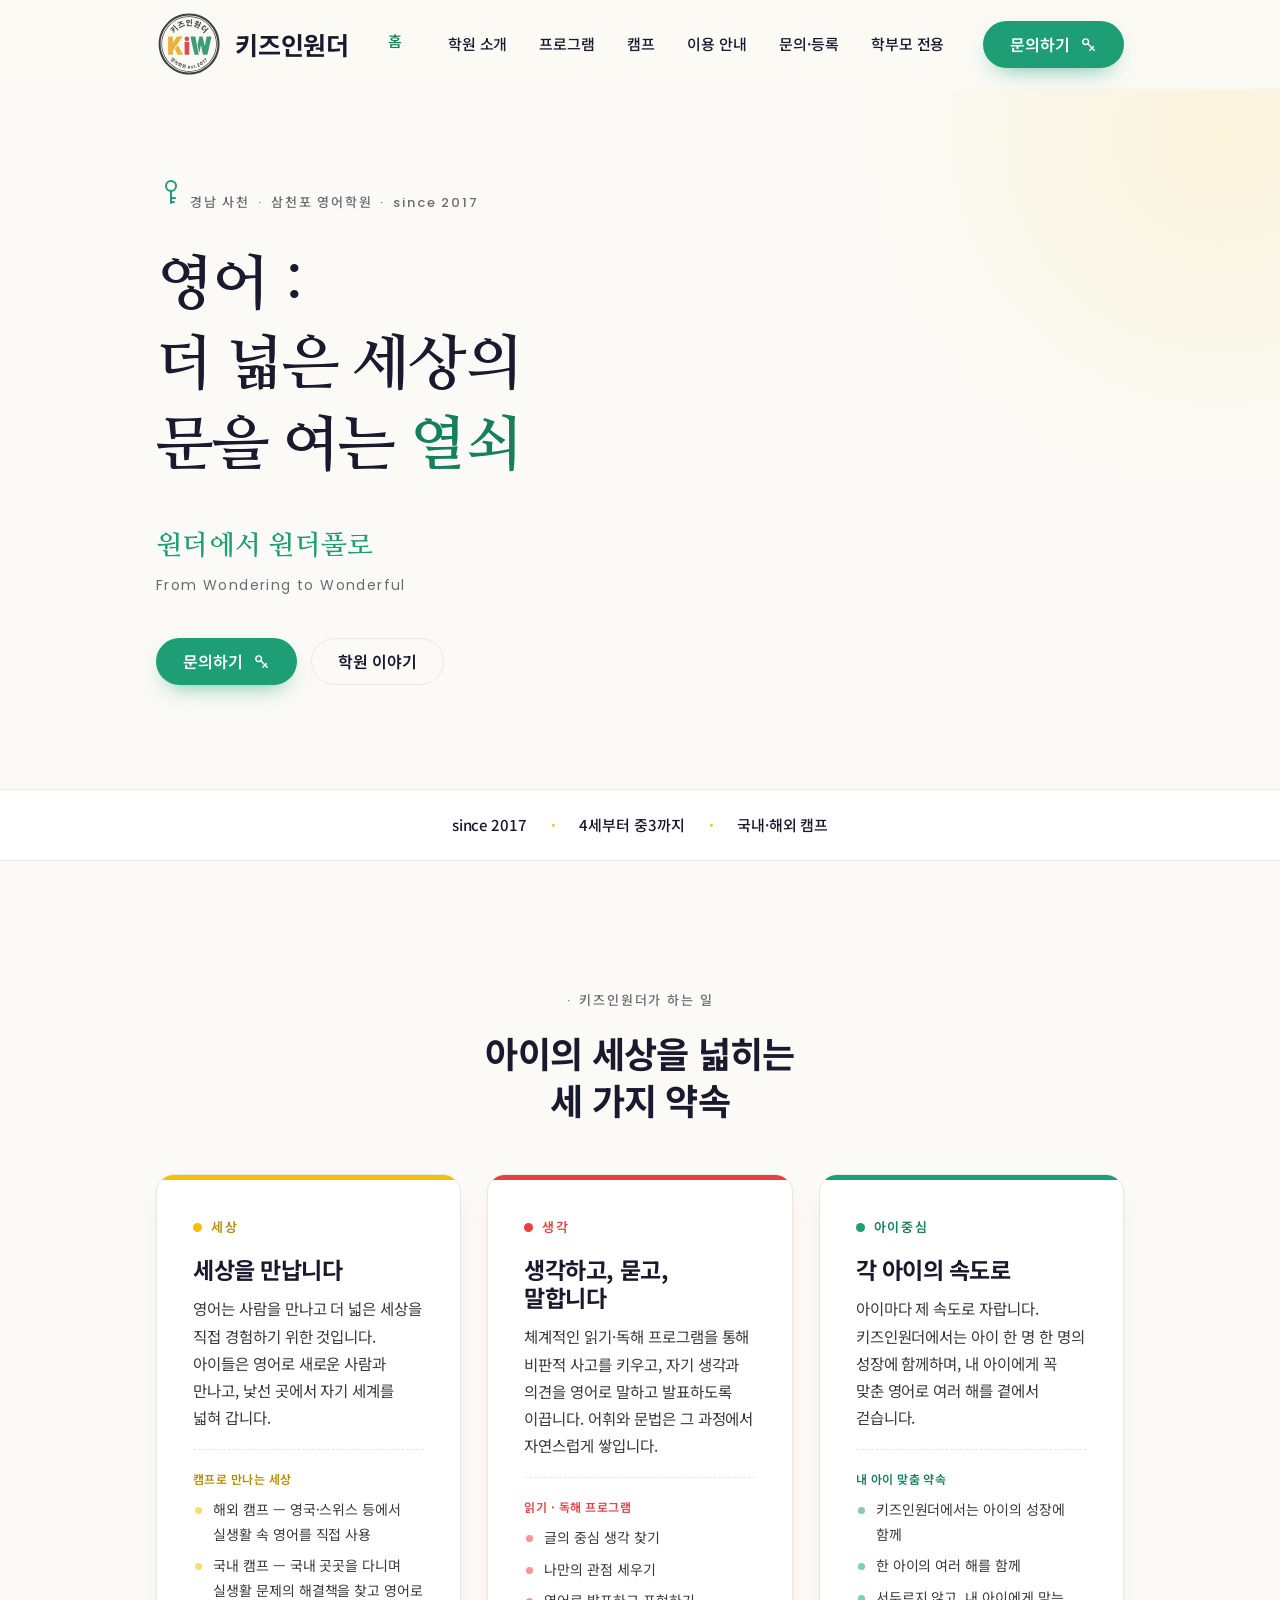
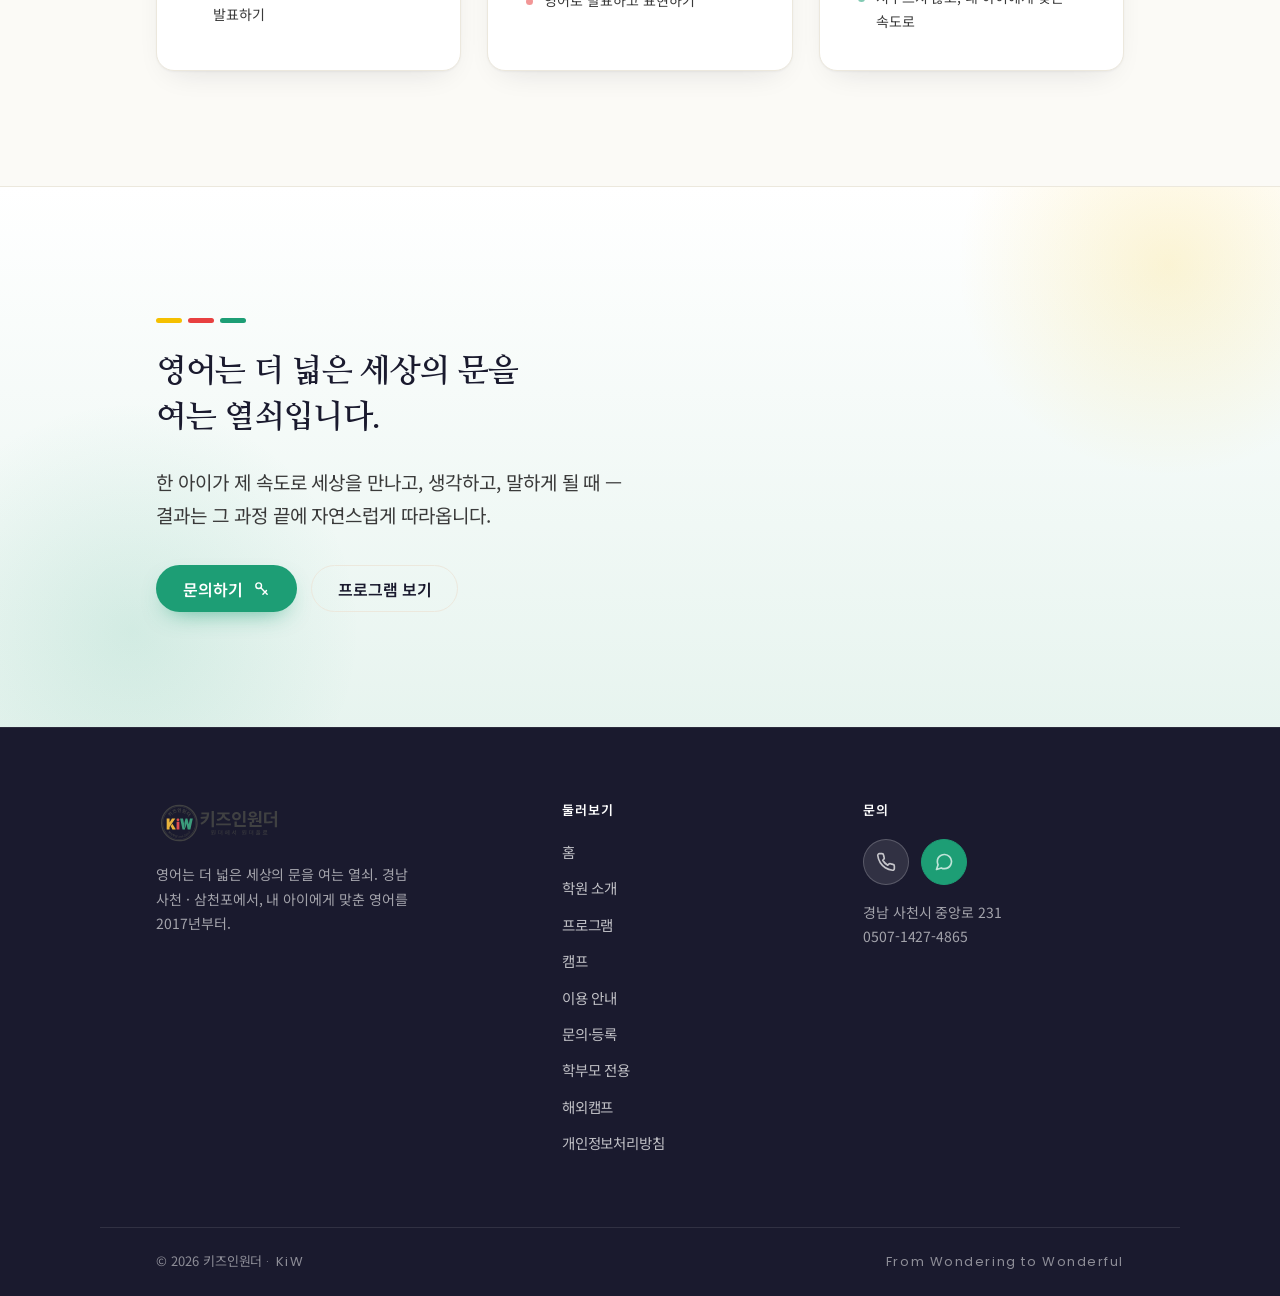
<file: index.html>
<!DOCTYPE html>
<html lang="ko">
<head>
<meta charset="UTF-8">
<meta name="viewport" content="width=device-width, initial-scale=1">
<title>키즈인원더 | 경남 사천·삼천포 영어학원 (since 2017)</title>
<meta name="description" content="영어는 더 넓은 세상의 문을 여는 열쇠. 경남 사천 삼천포의 영어학원 키즈인원더 — 2017년부터 아이마다 제 속도로, 세상을 만나는 영어를 가르칩니다.">
<meta property="og:title" content="키즈인원더 — 원더에서 원더풀로">
<meta property="og:description" content="영어는 더 넓은 세상의 문을 여는 열쇠. 경남 사천·삼천포 영어학원, 2017년부터.">
<meta property="og:type" content="website">
<meta property="og:locale" content="ko_KR">
<meta property="og:image" content="assets/logo-stacked.png">
<link rel="icon" type="image/svg+xml" href="assets/logo-badge.svg">
<link rel="apple-touch-icon" href="assets/logo-badge.png">
<link rel="preconnect" href="https://fonts.googleapis.com">
<link rel="preconnect" href="https://fonts.gstatic.com" crossorigin>
<link href="https://fonts.googleapis.com/css2?family=Noto+Sans+KR:wght@400;500;600;700&family=Nanum+Myeongjo:wght@700;800&family=Poppins:wght@400;500;600&display=swap" rel="stylesheet">
<link rel="stylesheet" href="css/styles.css?v=15">
</head>
<body>
<a class="skip-link" href="#main">본문 바로가기</a>

<!-- ============ HEADER ============ -->
<header class="site-header">
  <div class="wrap nav">
    <a class="brand" href="index.html" aria-label="키즈인원더 홈">
      <img src="assets/logo-badge.svg" alt="키즈인원더 로고" width="66" height="66">
      <span class="brand-text">
        <span class="ko">키즈인원더</span>

      </span>
    </a>
    <nav class="nav-links" aria-label="주요 메뉴">
      <a href="index.html" aria-current="page">홈</a>
      <a href="about.html">학원 소개</a>
      <a href="programs.html">프로그램</a>
      <a href="camp.html">캠프</a>
      <a href="policies.html">이용 안내</a>
      <a href="registration.html">문의·등록</a>
      <a href="parent.html">학부모 전용</a>
    </nav>
    <a class="btn btn-primary nav-cta" href="https://talk.naver.com/WC5WLE" target="_blank" rel="noopener">
      문의하기
      <svg class="key-ico" width="18" height="18" viewBox="0 0 24 24" fill="none" stroke="currentColor" stroke-width="2" stroke-linecap="round" stroke-linejoin="round" aria-hidden="true"><circle cx="8" cy="8" r="4"/><path d="M11 11l9 9"/><path d="M17 17l2-2"/><path d="M14 20l2-2"/></svg>
    </a>
    <button class="nav-toggle" aria-label="메뉴 열기" aria-expanded="false" aria-controls="mobile-menu">
      <span></span><span></span><span></span>
    </button>
  </div>
  <div class="mobile-menu" id="mobile-menu">
    <div>
      <nav aria-label="모바일 메뉴">
        <a href="index.html" aria-current="page">홈</a>
        <a href="about.html">학원 소개</a>
        <a href="programs.html">프로그램</a>
        <a href="camp.html">캠프</a>
        <a href="policies.html">이용 안내</a>
        <a href="registration.html">문의·등록</a>
        <a href="parent.html">학부모 전용</a>
        <a class="btn btn-primary" href="https://talk.naver.com/WC5WLE" target="_blank" rel="noopener">문의하기</a>
      </nav>
    </div>
  </div>
</header>

<main id="main">

  <!-- ============ HERO ============ -->
  <section class="hero">
    <div class="wrap">
      <div class="reveal-hero">
        <div class="keyhole">
          <svg width="30" height="30" viewBox="0 0 30 30" fill="none" aria-hidden="true">
            <g class="key-shape" stroke="#1D9E75" stroke-width="2" stroke-linecap="round" stroke-linejoin="round">
              <circle cx="15" cy="9" r="5"/>
              <path d="M15 14v12"/>
              <path d="M15 21h4"/>
              <path d="M15 25h3"/>
            </g>
          </svg>
        </div>
        <p class="eyebrow hero-eyebrow">경남 사천 <span class="dot">·</span> 삼천포 영어학원 <span class="dot">·</span> since 2017</p>
        <h1 class="belief">영어 :<br>더 넓은 세상의<br>문을 여는 <span class="key-word">열쇠</span></h1>
        <div class="hero-slogan">
          <span class="ko">원더에서 원더풀로</span>
          <span class="en">From Wondering to Wonderful</span>
        </div>
        <div class="hero-actions">
          <a class="btn btn-primary" href="https://talk.naver.com/WC5WLE" target="_blank" rel="noopener">
            문의하기
            <svg class="key-ico" width="18" height="18" viewBox="0 0 24 24" fill="none" stroke="currentColor" stroke-width="2" stroke-linecap="round" stroke-linejoin="round" aria-hidden="true"><circle cx="8" cy="8" r="4"/><path d="M11 11l9 9"/><path d="M17 17l2-2"/><path d="M14 20l2-2"/></svg>
          </a>
          <a class="btn btn-ghost" href="about.html">학원 이야기</a>
        </div>
      </div>
    </div>
  </section>

  <!-- ============ TRUST STRIP ============ -->
  <div class="trust">
    <div class="wrap">
      <ul>
        <li>since 2017</li>
        <li>4세부터 중3까지</li>
        <li>국내·해외 캠프</li>
      </ul>
    </div>
  </div>

  <!-- ============ THREE CONCEPTS ============ -->
  <section class="section">
    <div class="wrap">
      <div class="section-head center io">
        <p class="eyebrow"><span class="dot">·</span> 키즈인원더가 하는 일</p>
        <h2 class="h-section">아이의 세상을 넓히는<br>세 가지 약속</h2>
      </div>

      <div class="concepts">
        <!-- 1 · The world · gold -->
        <article class="concept c-gold io">
          <span class="ord"><span class="pip"></span>세상</span>
          <h3>세상을 만납니다</h3>
          <p>영어는 사람을 만나고 더 넓은 세상을 직접 경험하기 위한 것입니다. 아이들은 영어로 새로운 사람과 만나고, 낯선 곳에서 자기 세계를 넓혀 갑니다.</p>
          <div class="proof">
            <p class="label">캠프로 만나는 세상</p>
            <ul>
              <li>해외 캠프 — 영국·스위스 등에서 실생활 속 영어를 직접 사용</li>
              <li>국내 캠프 — 국내 곳곳을 다니며 실생활 문제의 해결책을 찾고 영어로 발표하기</li>
            </ul>
          </div>
        </article>

        <!-- 2 · The mind · red -->
        <article class="concept c-red io">
          <span class="ord"><span class="pip"></span>생각</span>
          <h3>생각하고, 묻고, 말합니다</h3>
          <p>체계적인 읽기·독해 프로그램을 통해 비판적 사고를 키우고, 자기 생각과 의견을 영어로 말하고 발표하도록 이끕니다. 어휘와 문법은 그 과정에서 자연스럽게 쌓입니다.</p>
          <div class="proof">
            <p class="label">읽기 · 독해 프로그램</p>
            <ul>
              <li>글의 중심 생각 찾기</li>
              <li>나만의 관점 세우기</li>
              <li>영어로 발표하고 표현하기</li>
            </ul>
          </div>
        </article>

        <!-- 3 · The child · teal -->
        <article class="concept c-teal io">
          <span class="ord"><span class="pip"></span>아이중심</span>
          <h3>각 아이의 속도로</h3>
          <p>아이마다 제 속도로 자랍니다. 키즈인원더에서는 아이 한 명 한 명의 성장에 함께하며, 내 아이에게 꼭 맞춘 영어로 여러 해를 곁에서 걷습니다.</p>
          <div class="proof">
            <p class="label">내 아이 맞춤 약속</p>
            <ul>
              <li>키즈인원더에서는 아이의 성장에 함께</li>
              <li>한 아이의 여러 해를 함께</li>
              <li>서두르지 않고, 내 아이에게 맞는 속도로</li>
            </ul>
          </div>
        </article>
      </div>
    </div>
  </section>

  <!-- ============ CLOSING ============ -->
  <section class="closing">
    <div class="wrap section">
      <div class="lead-block io">
        <div class="kiw-rule" aria-hidden="true"><span class="g"></span><span class="r"></span><span class="t"></span></div>
        <p class="display mt-s">영어는 더 넓은 세상의 문을 여는 열쇠입니다.</p>
        <p class="lede">한 아이가 제 속도로 세상을 만나고, 생각하고, 말하게 될 때 — 결과는 그 과정 끝에 자연스럽게 따라옵니다.</p>
        <div class="hero-actions">
          <a class="btn btn-primary" href="https://talk.naver.com/WC5WLE" target="_blank" rel="noopener">
            문의하기
            <svg class="key-ico" width="18" height="18" viewBox="0 0 24 24" fill="none" stroke="currentColor" stroke-width="2" stroke-linecap="round" stroke-linejoin="round" aria-hidden="true"><circle cx="8" cy="8" r="4"/><path d="M11 11l9 9"/><path d="M17 17l2-2"/><path d="M14 20l2-2"/></svg>
          </a>
          <a class="btn btn-ghost" href="programs.html">프로그램 보기</a>
        </div>
      </div>
    </div>
  </section>

</main>

<!-- ============ FOOTER ============ -->
<footer class="site-footer">
  <div class="wrap footer-grid">
    <div class="footer-brand">
      <img src="assets/logo-horizontal.svg" alt="키즈인원더 — 원더에서 원더풀로">
      <p>영어는 더 넓은 세상의 문을 여는 열쇠. 경남 사천 · 삼천포에서, 내 아이에게 맞춘 영어를 2017년부터.</p>
    </div>
    <div class="footer-col">
      <h4>둘러보기</h4>
      <ul>
        <li><a href="index.html">홈</a></li>
        <li><a href="about.html">학원 소개</a></li>
        <li><a href="programs.html">프로그램</a></li>
        <li><a href="camp.html">캠프</a></li>
        <li><a href="policies.html">이용 안내</a></li>
        <li><a href="registration.html">문의·등록</a></li>
        <li><a href="parent.html">학부모 전용</a></li>
        <li><a href="trips.html">해외캠프</a></li>
        <li><a href="privacy.html">개인정보처리방침</a></li>
      </ul>
    </div>
    <div class="footer-col">
      <h4>문의</h4>
      <div class="footer-icons">
        <a class="ficon" href="tel:0507-1427-4865" aria-label="전화 걸기 0507-1427-4865" title="전화 0507-1427-4865">
          <svg viewBox="0 0 24 24" fill="none" stroke="currentColor" stroke-width="2" stroke-linecap="round" stroke-linejoin="round" aria-hidden="true"><path d="M22 16.92v3a2 2 0 0 1-2.18 2 19.79 19.79 0 0 1-8.63-3.07 19.5 19.5 0 0 1-6-6 19.79 19.79 0 0 1-3.07-8.67A2 2 0 0 1 4.11 2h3a2 2 0 0 1 2 1.72c.13.96.36 1.9.7 2.81a2 2 0 0 1-.45 2.11L8.09 9.91a16 16 0 0 0 6 6l1.27-1.27a2 2 0 0 1 2.11-.45c.91.34 1.85.57 2.81.7A2 2 0 0 1 22 16.92z"/></svg>
        </a>
        <a class="ficon talk" href="https://talk.naver.com/WC5WLE" target="_blank" rel="noopener" aria-label="네이버 톡톡 문의" title="네이버 톡톡 문의">
          <svg viewBox="0 0 24 24" fill="none" stroke="currentColor" stroke-width="2" stroke-linecap="round" stroke-linejoin="round" aria-hidden="true"><path d="M21 11.5a8.38 8.38 0 0 1-.9 3.8 8.5 8.5 0 0 1-7.6 4.7 8.38 8.38 0 0 1-3.8-.9L3 21l1.9-5.7a8.38 8.38 0 0 1-.9-3.8 8.5 8.5 0 0 1 4.7-7.6 8.38 8.38 0 0 1 3.8-.9h.5a8.48 8.48 0 0 1 8 8v.5z"/></svg>
        </a>
      </div>
      <p class="footer-addr">경남 사천시 중앙로 231<br>0507-1427-4865</p>
    </div>
  </div>
  <div class="wrap footer-bottom">
    <p>© <span data-year>2026</span> 키즈인원더 <span class="en">· KiW</span></p>
    <p class="en">From Wondering to Wonderful</p>
  </div>
</footer>

<script src="js/main.js"></script>
</body>
</html>
</file>
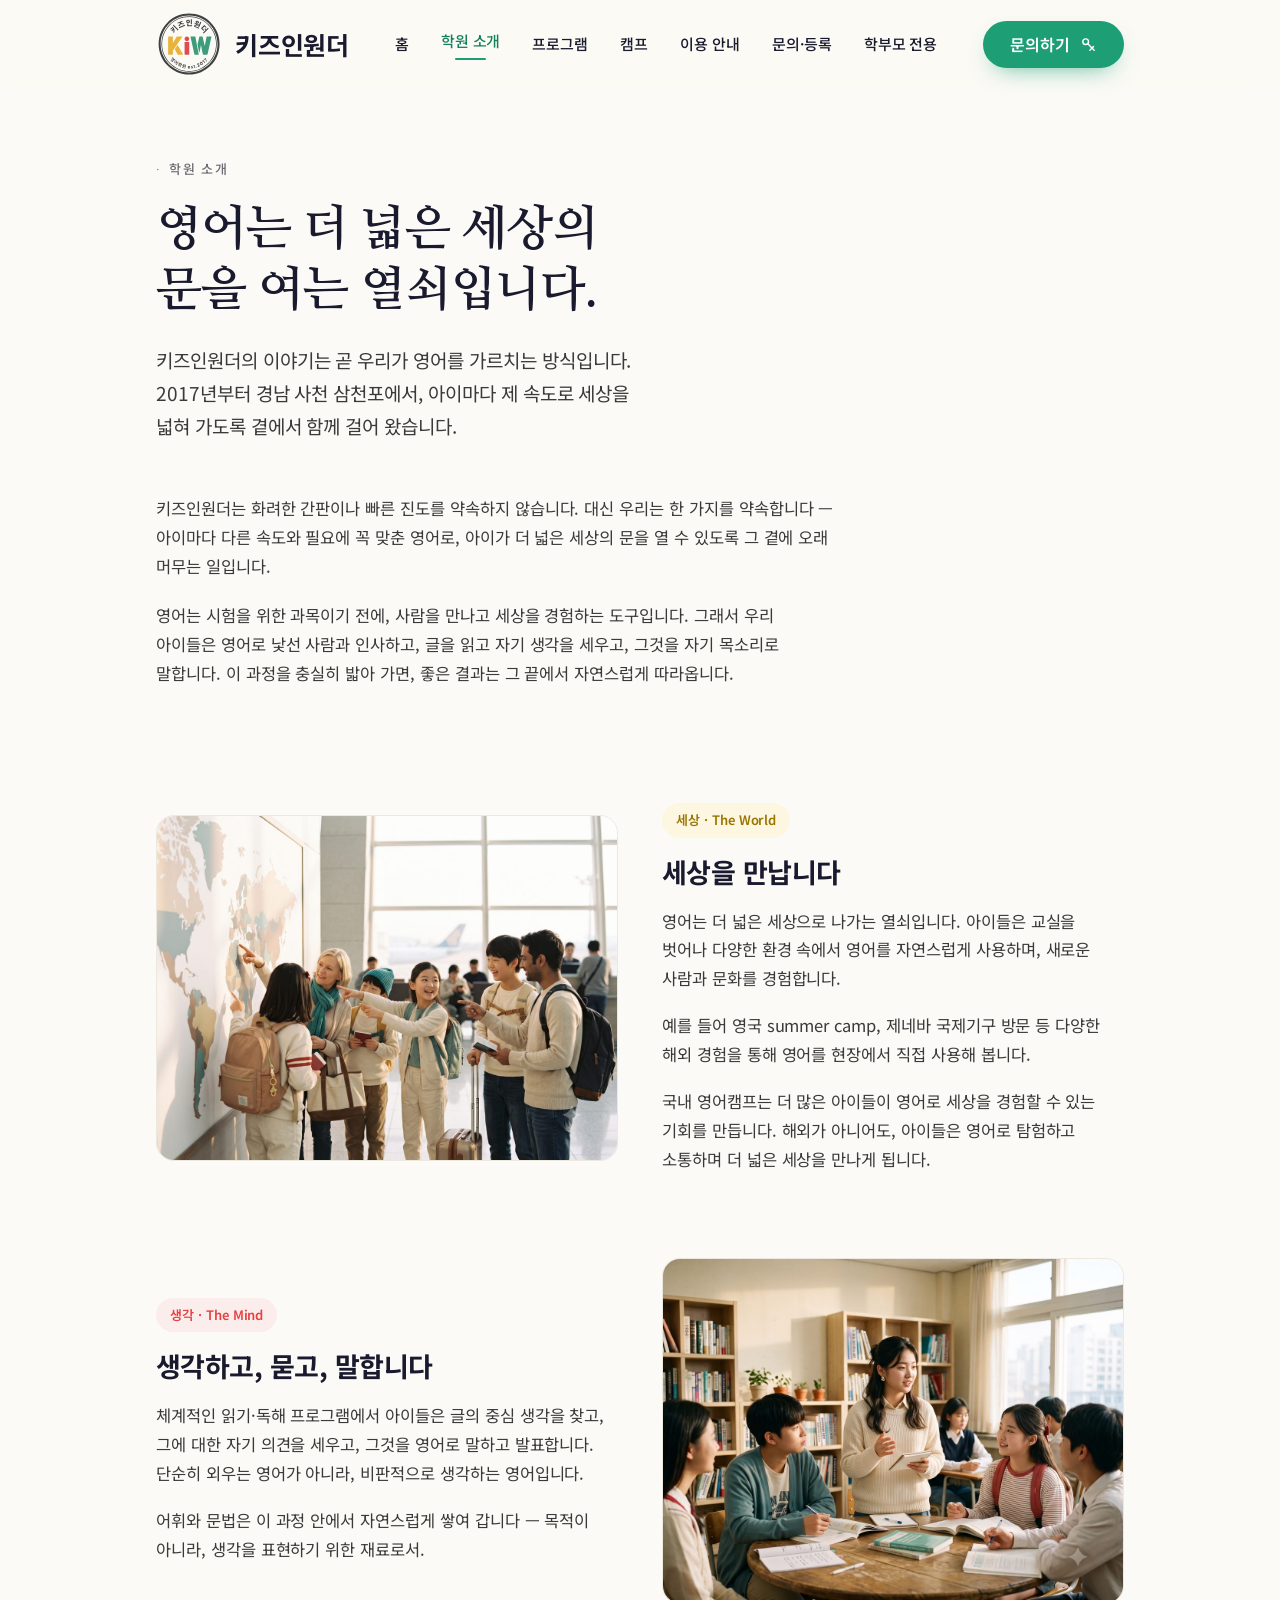
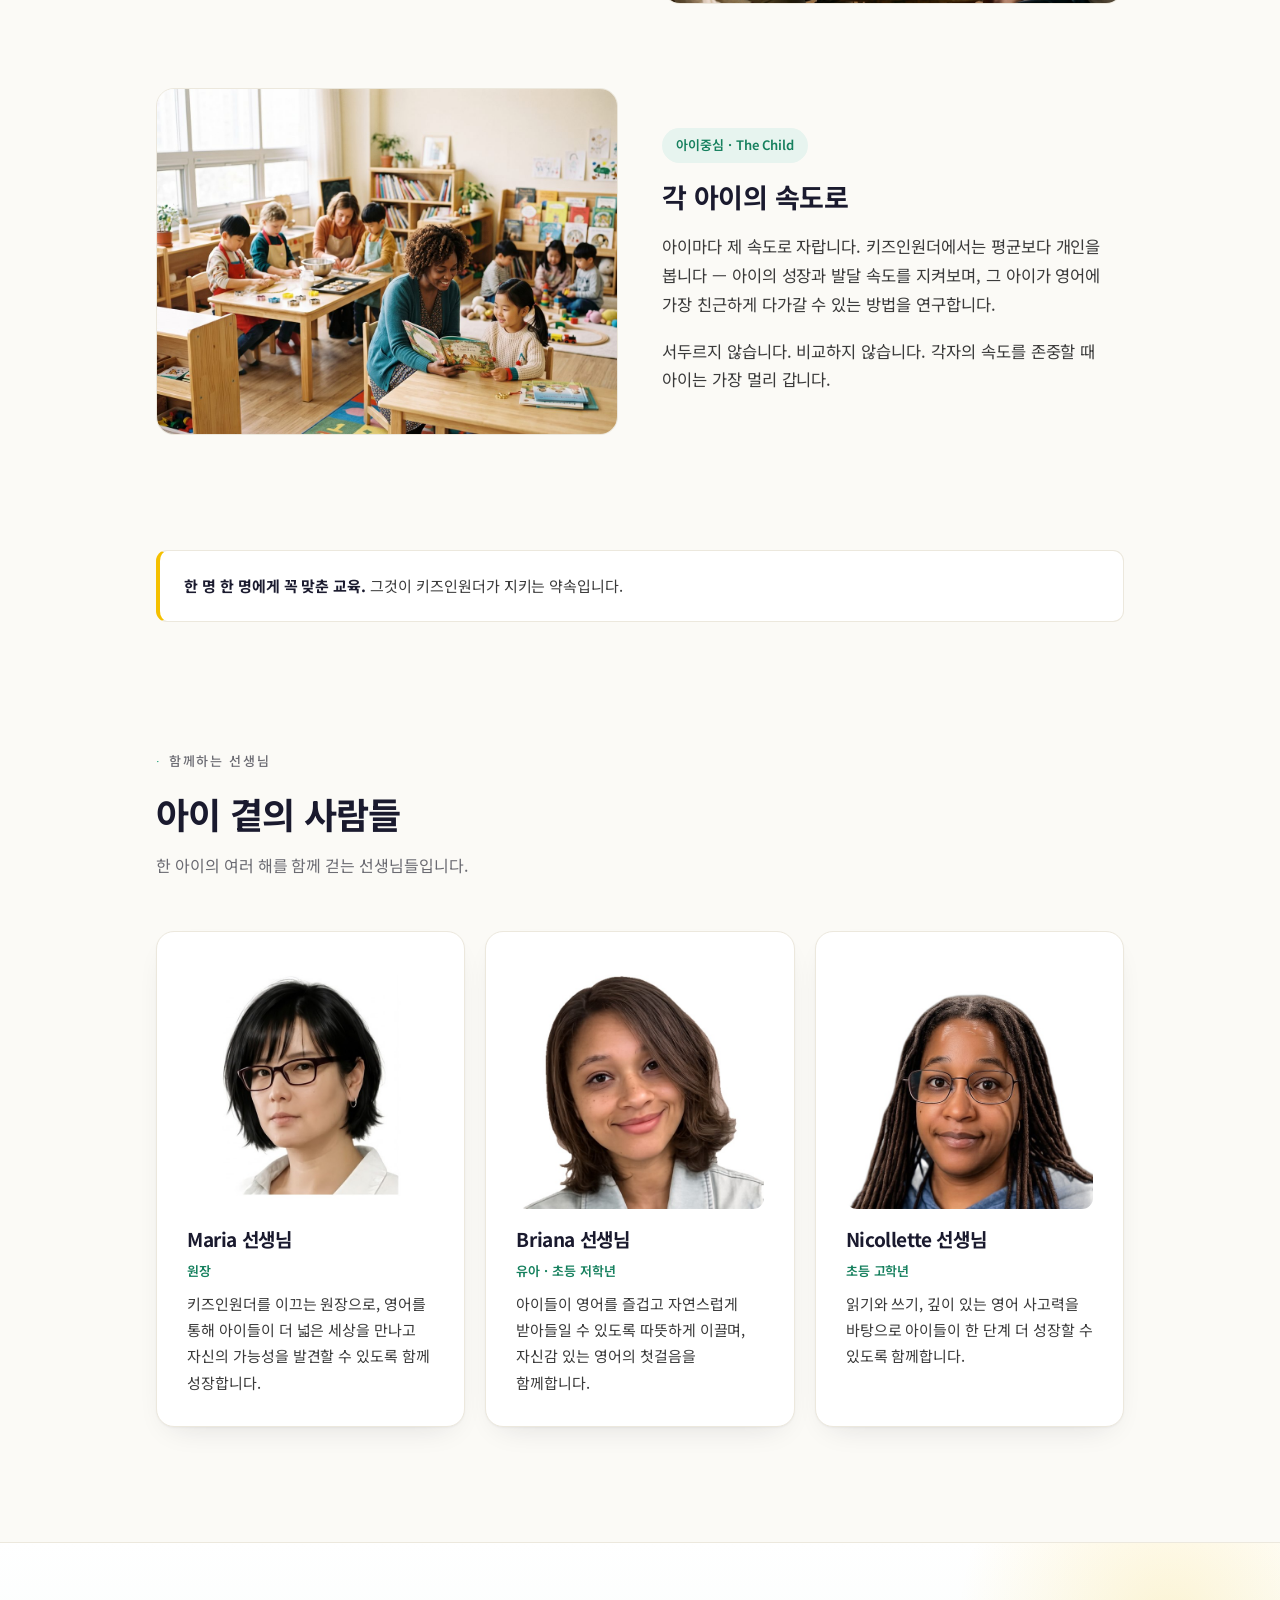
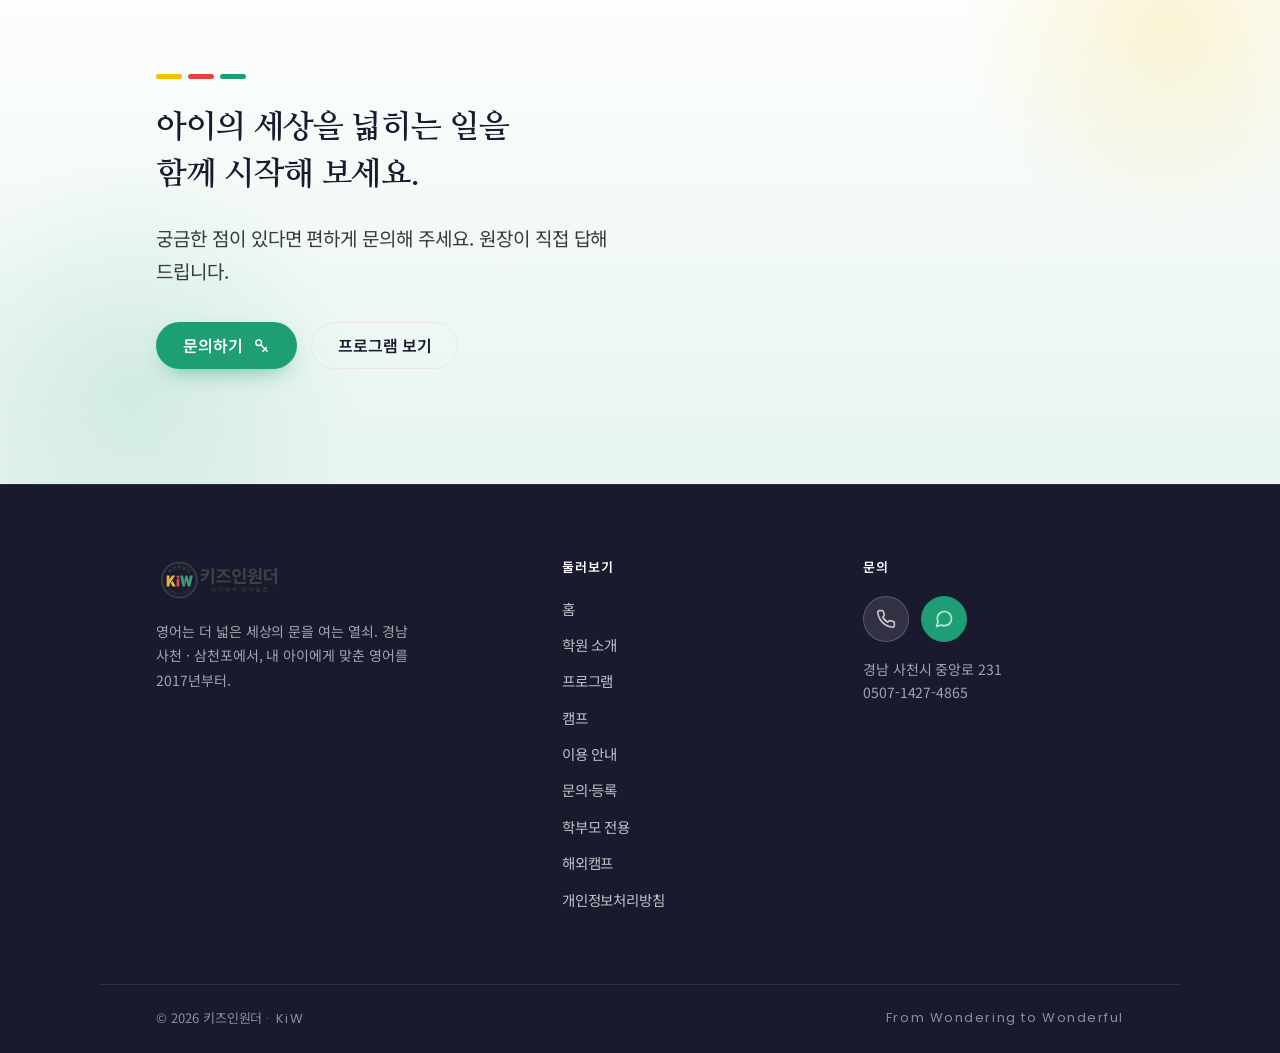
<file: about.html>
<!DOCTYPE html>
<html lang="ko">
<head>
<meta charset="UTF-8">
<meta name="viewport" content="width=device-width, initial-scale=1">
<title>학원 소개 | 키즈인원더</title>
<meta name="description" content="키즈인원더는 2017년부터 경남 사천 삼천포에서 내 아이에게 꼭 맞춘 영어를 가르쳐 온 영어학원입니다. 아이마다 제 속도로, 원장이 모든 아이를 직접 압니다.">
<meta property="og:title" content="학원 소개 | 키즈인원더">
<meta property="og:description" content="영어는 더 넓은 세상의 문을 여는 열쇠. 2017년부터, 아이 곁에서.">
<meta property="og:type" content="website">
<meta property="og:locale" content="ko_KR">
<meta property="og:image" content="assets/logo-stacked.png">
<link rel="icon" type="image/svg+xml" href="assets/logo-badge.svg">
<link rel="apple-touch-icon" href="assets/logo-badge.png">
<link rel="preconnect" href="https://fonts.googleapis.com">
<link rel="preconnect" href="https://fonts.gstatic.com" crossorigin>
<link href="https://fonts.googleapis.com/css2?family=Noto+Sans+KR:wght@400;500;600;700&family=Nanum+Myeongjo:wght@700;800&family=Poppins:wght@400;500;600&display=swap" rel="stylesheet">
<link rel="stylesheet" href="css/styles.css?v=15">
</head>
<body>
<a class="skip-link" href="#main">본문 바로가기</a>

<header class="site-header">
  <div class="wrap nav">
    <a class="brand" href="index.html" aria-label="키즈인원더 홈">
      <img src="assets/logo-badge.svg" alt="키즈인원더 로고" width="66" height="66">
      <span class="brand-text"><span class="ko">키즈인원더</span></span>
    </a>
    <nav class="nav-links" aria-label="주요 메뉴">
      <a href="index.html">홈</a>
      <a href="about.html" aria-current="page">학원 소개</a>
      <a href="programs.html">프로그램</a>
      <a href="camp.html">캠프</a>
      <a href="policies.html">이용 안내</a>
      <a href="registration.html">문의·등록</a>
      <a href="parent.html">학부모 전용</a>
    </nav>
    <a class="btn btn-primary nav-cta" href="https://talk.naver.com/WC5WLE" target="_blank" rel="noopener">
      문의하기
      <svg class="key-ico" width="18" height="18" viewBox="0 0 24 24" fill="none" stroke="currentColor" stroke-width="2" stroke-linecap="round" stroke-linejoin="round" aria-hidden="true"><circle cx="8" cy="8" r="4"/><path d="M11 11l9 9"/><path d="M17 17l2-2"/><path d="M14 20l2-2"/></svg>
    </a>
    <button class="nav-toggle" aria-label="메뉴 열기" aria-expanded="false" aria-controls="mobile-menu"><span></span><span></span><span></span></button>
  </div>
  <div class="mobile-menu" id="mobile-menu"><div>
    <nav aria-label="모바일 메뉴">
      <a href="index.html">홈</a>
      <a href="about.html" aria-current="page">학원 소개</a>
      <a href="programs.html">프로그램</a>
      <a href="camp.html">캠프</a>
      <a href="policies.html">이용 안내</a>
      <a href="registration.html">문의·등록</a>
      <a href="parent.html">학부모 전용</a>
      <a class="btn btn-primary" href="https://talk.naver.com/WC5WLE" target="_blank" rel="noopener">문의하기</a>
    </nav>
  </div></div>
</header>

<main id="main">

  <!-- PAGE HERO -->
  <section class="page-hero">
    <div class="wrap">
      <p class="eyebrow io"><span class="dot">·</span> 학원 소개</p>
      <h1 class="io">영어는 더 넓은 세상의<br>문을 여는 열쇠입니다.</h1>
      <p class="lede io">키즈인원더의 이야기는 곧 우리가 영어를 가르치는 방식입니다. 2017년부터 경남 사천 삼천포에서, 아이마다 제 속도로 세상을 넓혀 가도록 곁에서 함께 걸어 왔습니다.</p>
    </div>
  </section>

  <!-- STORY -->
  <section class="section" style="padding-top:0">
    <div class="wrap">
      <div class="lead-block body-prose io">
        <p>키즈인원더는 화려한 간판이나 빠른 진도를 약속하지 않습니다. 대신 우리는 한 가지를 약속합니다 — 아이마다 다른 속도와 필요에 꼭 맞춘 영어로, 아이가 더 넓은 세상의 문을 열 수 있도록 그 곁에 오래 머무는 일입니다.</p>
        <p>영어는 시험을 위한 과목이기 전에, 사람을 만나고 세상을 경험하는 도구입니다. 그래서 우리 아이들은 영어로 낯선 사람과 인사하고, 글을 읽고 자기 생각을 세우고, 그것을 자기 목소리로 말합니다. 이 과정을 충실히 밟아 가면, 좋은 결과는 그 끝에서 자연스럽게 따라옵니다.</p>
      </div>
    </div>
  </section>

  <!-- THREE CONCEPTS EXPANDED -->
  <section class="section" style="padding-top:0">
    <div class="wrap">

      <div class="feature io">
        <div class="feature-media"><img src="assets/about-world.jpg" alt="세상을 만나는 아이들 — 더 넓은 세상을 향해" width="1200" height="900" loading="lazy"></div>
        <div>
          <span class="pill g">세상 · The World</span>
          <h3 class="mt-s">세상을 만납니다</h3>
          <div class="body-prose mt-s">
            <p>영어는 더 넓은 세상으로 나가는 열쇠입니다. 아이들은 교실을 벗어나 다양한 환경 속에서 영어를 자연스럽게 사용하며, 새로운 사람과 문화를 경험합니다.</p>
            <p>예를 들어 영국 summer camp, 제네바 국제기구 방문 등 다양한 해외 경험을 통해 영어를 현장에서 직접 사용해 봅니다.</p>
            <p>국내 영어캠프는 더 많은 아이들이 영어로 세상을 경험할 수 있는 기회를 만듭니다. 해외가 아니어도, 아이들은 영어로 탐험하고 소통하며 더 넓은 세상을 만나게 됩니다.</p>
          </div>
        </div>
      </div>

      <div class="feature flip io">
        <div class="feature-media"><img src="assets/about-reading.jpg" alt="읽고, 생각하고, 말하기 — 함께 토론하고 발표하는 아이들" width="1200" height="900" loading="lazy"></div>
        <div>
          <span class="pill r">생각 · The Mind</span>
          <h3 class="mt-s">생각하고, 묻고, 말합니다</h3>
          <div class="body-prose mt-s">
            <p>체계적인 읽기·독해 프로그램에서 아이들은 글의 중심 생각을 찾고, 그에 대한 자기 의견을 세우고, 그것을 영어로 말하고 발표합니다. 단순히 외우는 영어가 아니라, 비판적으로 생각하는 영어입니다.</p>
            <p>어휘와 문법은 이 과정 안에서 자연스럽게 쌓여 갑니다 — 목적이 아니라, 생각을 표현하기 위한 재료로서.</p>
          </div>
        </div>
      </div>

      <div class="feature io">
        <div class="feature-media"><img src="assets/about-child.jpg" alt="각 아이의 속도로 — 선생님과 아이의 일대일 순간" width="1200" height="900" loading="lazy"></div>
        <div>
          <span class="pill">아이중심 · The Child</span>
          <h3 class="mt-s">각 아이의 속도로</h3>
          <div class="body-prose mt-s">
            <p>아이마다 제 속도로 자랍니다. 키즈인원더에서는 평균보다 개인을 봅니다 — 아이의 성장과 발달 속도를 지켜보며, 그 아이가 영어에 가장 친근하게 다가갈 수 있는 방법을 연구합니다.</p>
            <p>서두르지 않습니다. 비교하지 않습니다. 각자의 속도를 존중할 때 아이는 가장 멀리 갑니다.</p>
          </div>
        </div>
      </div>

    </div>
  </section>

  <!-- DIRECTOR / HANDS-ON -->
  <section class="section" style="padding-top:0">
    <div class="wrap">
      <div class="note io">
        <strong>한 명 한 명에게 꼭 맞춘 교육.</strong> 그것이 키즈인원더가 지키는 약속입니다.
      </div>
    </div>
  </section>

  <!-- TEACHERS -->
  <section class="section" style="padding-top:0">
    <div class="wrap">
      <div class="section-head io">
        <p class="eyebrow"><span class="dot">·</span> 함께하는 선생님</p>
        <h2 class="h-section">아이 곁의 사람들</h2>
        <p>한 아이의 여러 해를 함께 걷는 선생님들입니다.</p>
      </div>
      <div class="cards three">
        <article class="card io">
          <img class="teacher-photo" src="assets/teacher-maria.jpg" alt="Maria 원장 선생님" width="600" height="600">
          <h3>Maria 선생님</h3>
          <p class="role">원장</p>
          <p>키즈인원더를 이끄는 원장으로, 영어를 통해 아이들이 더 넓은 세상을 만나고 자신의 가능성을 발견할 수 있도록 함께 성장합니다.</p>
        </article>
        <article class="card io">
          <img class="teacher-photo" src="assets/teacher-briana.jpg" alt="Briana 선생님" width="600" height="600">
          <h3>Briana 선생님</h3>
          <p class="role">유아 · 초등 저학년</p>
          <p>아이들이 영어를 즐겁고 자연스럽게 받아들일 수 있도록 따뜻하게 이끌며, 자신감 있는 영어의 첫걸음을 함께합니다.</p>
        </article>
        <article class="card io">
          <img class="teacher-photo" src="assets/teacher-nicollette.jpg" alt="Nicollette 선생님" width="600" height="600">
          <h3>Nicollette 선생님</h3>
          <p class="role">초등 고학년</p>
          <p>읽기와 쓰기, 깊이 있는 영어 사고력을 바탕으로 아이들이 한 단계 더 성장할 수 있도록 함께합니다.</p>
        </article>
      </div>
    </div>
  </section>

  <!-- CLOSING -->
  <section class="closing">
    <div class="wrap section">
      <div class="lead-block io">
        <div class="kiw-rule" aria-hidden="true"><span class="g"></span><span class="r"></span><span class="t"></span></div>
        <p class="display mt-s">아이의 세상을 넓히는 일을<br>함께 시작해 보세요.</p>
        <p class="lede">궁금한 점이 있다면 편하게 문의해 주세요. 원장이 직접 답해 드립니다.</p>
        <div class="hero-actions">
          <a class="btn btn-primary" href="https://talk.naver.com/WC5WLE" target="_blank" rel="noopener">
            문의하기
            <svg class="key-ico" width="18" height="18" viewBox="0 0 24 24" fill="none" stroke="currentColor" stroke-width="2" stroke-linecap="round" stroke-linejoin="round" aria-hidden="true"><circle cx="8" cy="8" r="4"/><path d="M11 11l9 9"/><path d="M17 17l2-2"/><path d="M14 20l2-2"/></svg>
          </a>
          <a class="btn btn-ghost" href="programs.html">프로그램 보기</a>
        </div>
      </div>
    </div>
  </section>

</main>

<footer class="site-footer">
  <div class="wrap footer-grid">
    <div class="footer-brand">
      <img src="assets/logo-horizontal.svg" alt="키즈인원더 — 원더에서 원더풀로">
      <p>영어는 더 넓은 세상의 문을 여는 열쇠. 경남 사천 · 삼천포에서, 내 아이에게 맞춘 영어를 2017년부터.</p>
    </div>
    <div class="footer-col">
      <h4>둘러보기</h4>
      <ul>
        <li><a href="index.html">홈</a></li>
        <li><a href="about.html">학원 소개</a></li>
        <li><a href="programs.html">프로그램</a></li>
        <li><a href="camp.html">캠프</a></li>
        <li><a href="policies.html">이용 안내</a></li>
        <li><a href="registration.html">문의·등록</a></li>
        <li><a href="parent.html">학부모 전용</a></li>
        <li><a href="trips.html">해외캠프</a></li>
        <li><a href="privacy.html">개인정보처리방침</a></li>
      </ul>
    </div>
    <div class="footer-col">
      <h4>문의</h4>
      <div class="footer-icons">
        <a class="ficon" href="tel:0507-1427-4865" aria-label="전화 걸기 0507-1427-4865" title="전화 0507-1427-4865">
          <svg viewBox="0 0 24 24" fill="none" stroke="currentColor" stroke-width="2" stroke-linecap="round" stroke-linejoin="round" aria-hidden="true"><path d="M22 16.92v3a2 2 0 0 1-2.18 2 19.79 19.79 0 0 1-8.63-3.07 19.5 19.5 0 0 1-6-6 19.79 19.79 0 0 1-3.07-8.67A2 2 0 0 1 4.11 2h3a2 2 0 0 1 2 1.72c.13.96.36 1.9.7 2.81a2 2 0 0 1-.45 2.11L8.09 9.91a16 16 0 0 0 6 6l1.27-1.27a2 2 0 0 1 2.11-.45c.91.34 1.85.57 2.81.7A2 2 0 0 1 22 16.92z"/></svg>
        </a>
        <a class="ficon talk" href="https://talk.naver.com/WC5WLE" target="_blank" rel="noopener" aria-label="네이버 톡톡 문의" title="네이버 톡톡 문의">
          <svg viewBox="0 0 24 24" fill="none" stroke="currentColor" stroke-width="2" stroke-linecap="round" stroke-linejoin="round" aria-hidden="true"><path d="M21 11.5a8.38 8.38 0 0 1-.9 3.8 8.5 8.5 0 0 1-7.6 4.7 8.38 8.38 0 0 1-3.8-.9L3 21l1.9-5.7a8.38 8.38 0 0 1-.9-3.8 8.5 8.5 0 0 1 4.7-7.6 8.38 8.38 0 0 1 3.8-.9h.5a8.48 8.48 0 0 1 8 8v.5z"/></svg>
        </a>
      </div>
      <p class="footer-addr">경남 사천시 중앙로 231<br>0507-1427-4865</p>
    </div>
  </div>
  <div class="wrap footer-bottom">
    <p>© <span data-year>2026</span> 키즈인원더 <span class="en">· KiW</span></p>
    <p class="en">From Wondering to Wonderful</p>
  </div>
</footer>

<script src="js/main.js"></script>
</body>
</html>
</file>
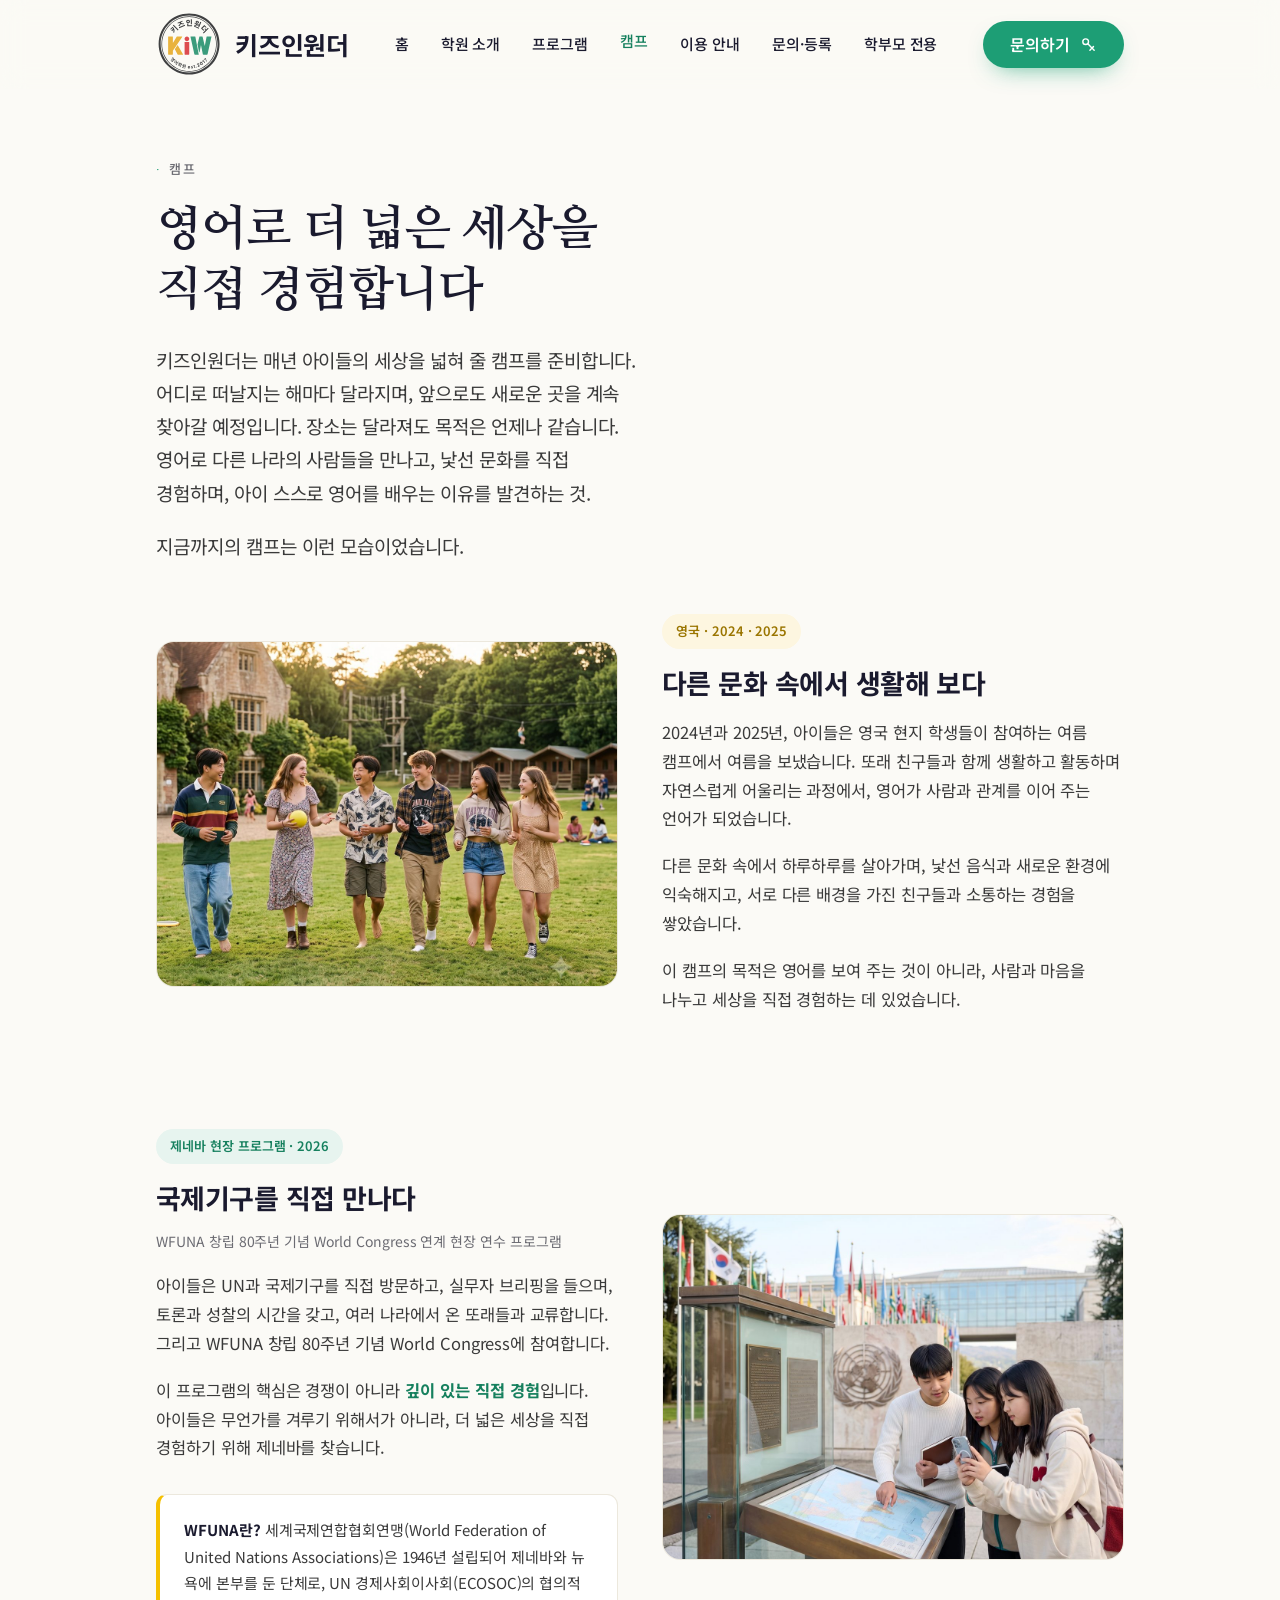
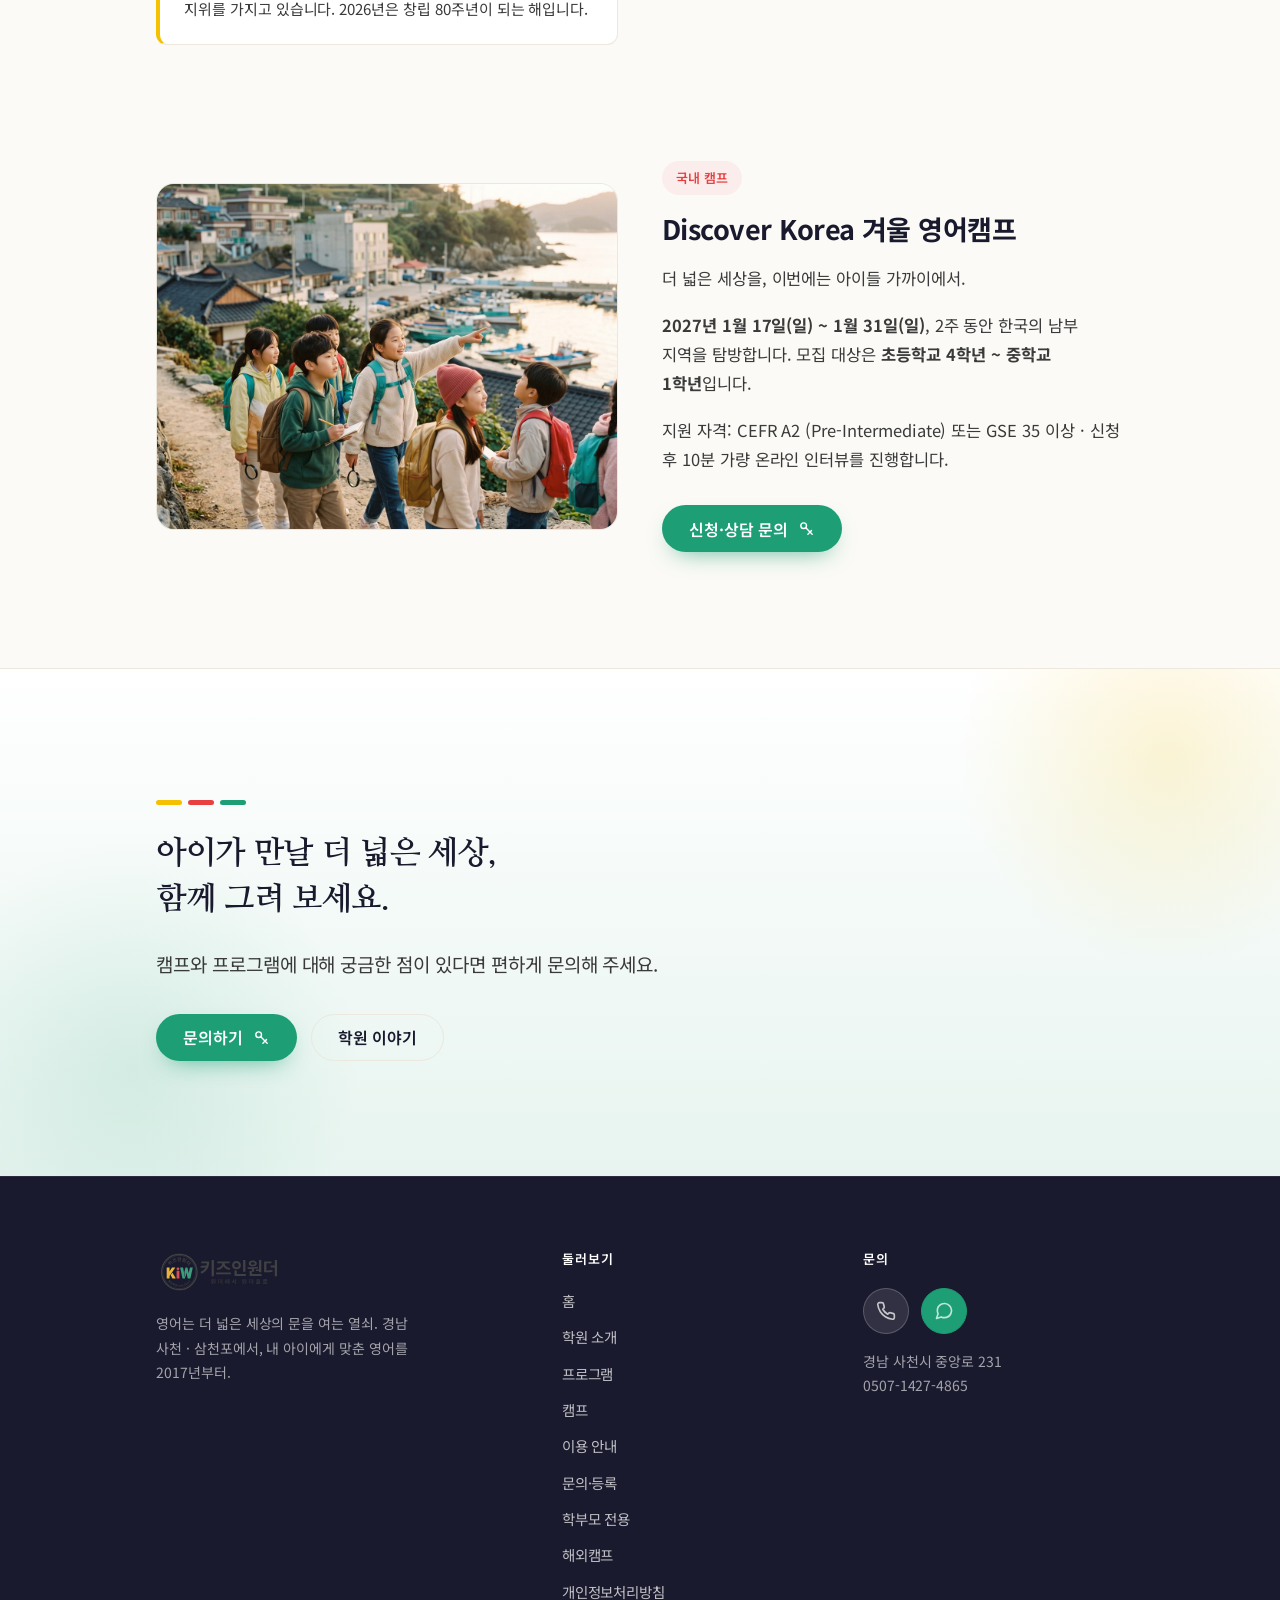
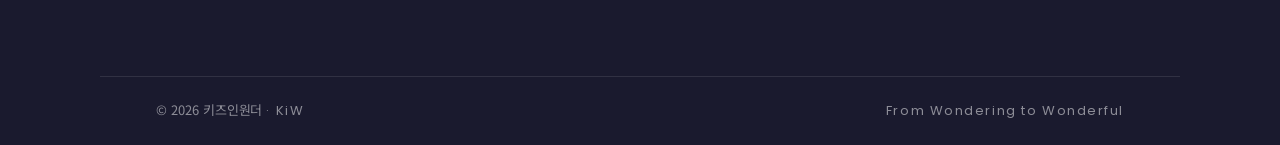
<file: camp.html>
<!DOCTYPE html>
<html lang="ko">
<head>
<meta charset="UTF-8">
<meta name="viewport" content="width=device-width, initial-scale=1">
<title>캠프 | 키즈인원더</title>
<meta name="description" content="영국 summer camp, 제네바 현장 프로그램(WFUNA 창립 80주년 World Congress), 그리고 모두에게 열린 국내 캠프. 키즈인원더 아이들은 영어로 더 넓은 세상을 직접 경험합니다.">
<meta property="og:title" content="캠프 | 키즈인원더">
<meta property="og:description" content="영국 · 제네바 · 국내 캠프 — 영어로 더 넓은 세상을 직접 경험합니다.">
<meta property="og:type" content="website">
<meta property="og:locale" content="ko_KR">
<meta property="og:image" content="assets/logo-stacked.png">
<link rel="icon" type="image/svg+xml" href="assets/logo-badge.svg">
<link rel="apple-touch-icon" href="assets/logo-badge.png">
<link rel="preconnect" href="https://fonts.googleapis.com">
<link rel="preconnect" href="https://fonts.gstatic.com" crossorigin>
<link href="https://fonts.googleapis.com/css2?family=Noto+Sans+KR:wght@400;500;600;700&family=Nanum+Myeongjo:wght@700;800&family=Poppins:wght@400;500;600&display=swap" rel="stylesheet">
<link rel="stylesheet" href="css/styles.css?v=15">
</head>
<body>
<a class="skip-link" href="#main">본문 바로가기</a>

<header class="site-header">
  <div class="wrap nav">
    <a class="brand" href="index.html" aria-label="키즈인원더 홈">
      <img src="assets/logo-badge.svg" alt="키즈인원더 로고" width="66" height="66">
      <span class="brand-text"><span class="ko">키즈인원더</span></span>
    </a>
    <nav class="nav-links" aria-label="주요 메뉴">
      <a href="index.html">홈</a>
      <a href="about.html">학원 소개</a>
      <a href="programs.html">프로그램</a>
      <a href="camp.html" aria-current="page">캠프</a>
      <a href="policies.html">이용 안내</a>
      <a href="registration.html">문의·등록</a>
      <a href="parent.html">학부모 전용</a>
    </nav>
    <a class="btn btn-primary nav-cta" href="https://talk.naver.com/WC5WLE" target="_blank" rel="noopener">
      문의하기
      <svg class="key-ico" width="18" height="18" viewBox="0 0 24 24" fill="none" stroke="currentColor" stroke-width="2" stroke-linecap="round" stroke-linejoin="round" aria-hidden="true"><circle cx="8" cy="8" r="4"/><path d="M11 11l9 9"/><path d="M17 17l2-2"/><path d="M14 20l2-2"/></svg>
    </a>
    <button class="nav-toggle" aria-label="메뉴 열기" aria-expanded="false" aria-controls="mobile-menu"><span></span><span></span><span></span></button>
  </div>
  <div class="mobile-menu" id="mobile-menu"><div>
    <nav aria-label="모바일 메뉴">
      <a href="index.html">홈</a>
      <a href="about.html">학원 소개</a>
      <a href="programs.html">프로그램</a>
      <a href="camp.html" aria-current="page">캠프</a>
      <a href="policies.html">이용 안내</a>
      <a href="registration.html">문의·등록</a>
      <a href="parent.html">학부모 전용</a>
      <a class="btn btn-primary" href="https://talk.naver.com/WC5WLE" target="_blank" rel="noopener">문의하기</a>
    </nav>
  </div></div>
</header>

<main id="main">

  <section class="page-hero">
    <div class="wrap">
      <p class="eyebrow io"><span class="dot">·</span> 캠프</p>
      <h1 class="io">영어로 더 넓은 세상을<br>직접 경험합니다</h1>
      <p class="lede io">키즈인원더는 매년 아이들의 세상을 넓혀 줄 캠프를 준비합니다. 어디로 떠날지는 해마다 달라지며, 앞으로도 새로운 곳을 계속 찾아갈 예정입니다. 장소는 달라져도 목적은 언제나 같습니다. 영어로 다른 나라의 사람들을 만나고, 낯선 문화를 직접 경험하며, 아이 스스로 영어를 배우는 이유를 발견하는 것.</p>
      <p class="lede io">지금까지의 캠프는 이런 모습이었습니다.</p>
    </div>
  </section>

  <!-- ENGLAND -->
  <section class="section" style="padding-top:0">
    <div class="wrap">
      <div class="feature io">
        <div class="feature-media"><img src="assets/camp-england.jpg" alt="영국 summer camp — 영국 현지 여름 캠프에서 함께한 아이들" width="1200" height="900" loading="lazy"></div>
        <div>
          <span class="pill g">영국 · 2024 · 2025</span>
          <h3 class="mt-s">다른 문화 속에서 생활해 보다</h3>
          <div class="body-prose mt-s">
            <p>2024년과 2025년, 아이들은 영국 현지 학생들이 참여하는 여름 캠프에서 여름을 보냈습니다. 또래 친구들과 함께 생활하고 활동하며 자연스럽게 어울리는 과정에서, 영어가 사람과 관계를 이어 주는 언어가 되었습니다.</p>
            <p>다른 문화 속에서 하루하루를 살아가며, 낯선 음식과 새로운 환경에 익숙해지고, 서로 다른 배경을 가진 친구들과 소통하는 경험을 쌓았습니다.</p>
            <p>이 캠프의 목적은 영어를 보여 주는 것이 아니라, 사람과 마음을 나누고 세상을 직접 경험하는 데 있었습니다.</p>
          </div>
        </div>
      </div>
    </div>
  </section>

  <!-- GENEVA -->
  <section class="section" style="padding-top:0">
    <div class="wrap">
      <div class="feature flip io">
        <div class="feature-media"><img src="assets/camp-geneva.jpg" alt="제네바 현장 프로그램 — 국제기구를 방문한 학생들" width="1200" height="900" loading="lazy"></div>
        <div>
          <span class="pill">제네바 현장 프로그램 · 2026</span>
          <!-- 정확성 주의: '대표(delegate)' 아님, 'UN에서 연설' 아님, 모의유엔/WIMUN 아님.
               아이들은 UN·국제기구를 '방문'하고 WFUNA 창립 80주년 World Congress에 '참여'합니다.
               아래 World Congress의 정식 명칭은 공식 초청장의 표기를 그대로 넣어야 합니다 (임의로 작성/추정 금지). -->
          <h3 class="mt-s">국제기구를 직접 만나다</h3>
          <!-- TODO: replace "WFUNA 창립 80주년 기념 World Congress" with the exact event name from the official invitation.
               This text appears in TWO places: (1) the kicker line directly below, and (2) body paragraph 1.
               Both are flagged with the same TODO. Do not approximate or change it in the meantime. -->
          <p class="small" style="margin-top:8px">WFUNA 창립 80주년 기념 World Congress 연계 현장 연수 프로그램</p>
          <div class="body-prose mt-s">
            <!-- TODO: same event-name placeholder as the kicker above — swap "WFUNA 창립 80주년 기념 World Congress" for the official invitation wording. -->
            <p>아이들은 UN과 국제기구를 직접 방문하고, 실무자 브리핑을 들으며, 토론과 성찰의 시간을 갖고, 여러 나라에서 온 또래들과 교류합니다. 그리고 WFUNA 창립 80주년 기념 World Congress에 참여합니다.</p>
            <p>이 프로그램의 핵심은 경쟁이 아니라 <strong class="text-teal">깊이 있는 직접 경험</strong>입니다. 아이들은 무언가를 겨루기 위해서가 아니라, 더 넓은 세상을 직접 경험하기 위해 제네바를 찾습니다.</p>
          </div>

          <div class="note mt-m">
            <strong>WFUNA란?</strong> 세계국제연합협회연맹(World Federation of United Nations Associations)은 1946년 설립되어 제네바와 뉴욕에 본부를 둔 단체로, UN 경제사회이사회(ECOSOC)의 협의적 지위를 가지고 있습니다. 2026년은 창립 80주년이 되는 해입니다.
          </div>
        </div>
      </div>
    </div>
  </section>

  <!-- KOREA CAMP -->
  <section class="section" style="padding-top:0">
    <div class="wrap">
      <div class="feature io">
        <div class="feature-media"><img src="assets/camp-korea.jpg" alt="국내 캠프 — 국내 곳곳을 탐험하는 아이들" width="1200" height="900" loading="lazy"></div>
        <div>
          <span class="pill r">국내 캠프</span>
          <h3 class="mt-s">Discover Korea 겨울 영어캠프</h3>
          <div class="body-prose mt-s">
            <p>더 넓은 세상을, 이번에는 아이들 가까이에서.</p>
            <p><strong>2027년 1월 17일(일) ~ 1월 31일(일)</strong>, 2주 동안 한국의 남부 지역을 탐방합니다.
               모집 대상은 <strong>초등학교 4학년 ~ 중학교 1학년</strong>입니다.</p>
            <p class="small">지원 자격: CEFR A2 (Pre-Intermediate) 또는 GSE 35 이상 · 신청 후 10분 가량 온라인 인터뷰를 진행합니다.</p>
          </div>
          <div class="hero-actions mt-m">
            <!-- Pre-registration → direct contact via the academy's Naver 톡톡 (same link as every 문의 button). -->
            <a class="btn btn-primary" href="https://talk.naver.com/WC5WLE" target="_blank" rel="noopener">
              신청·상담 문의
              <svg class="key-ico" width="18" height="18" viewBox="0 0 24 24" fill="none" stroke="currentColor" stroke-width="2" stroke-linecap="round" stroke-linejoin="round" aria-hidden="true"><circle cx="8" cy="8" r="4"/><path d="M11 11l9 9"/><path d="M17 17l2-2"/><path d="M14 20l2-2"/></svg>
            </a>
          </div>
        </div>
      </div>
    </div>
  </section>

  <!-- CLOSING -->
  <section class="closing">
    <div class="wrap section">
      <div class="lead-block io">
        <div class="kiw-rule" aria-hidden="true"><span class="g"></span><span class="r"></span><span class="t"></span></div>
        <p class="display mt-s">아이가 만날 더 넓은 세상,<br>함께 그려 보세요.</p>
        <p class="lede">캠프와 프로그램에 대해 궁금한 점이 있다면 편하게 문의해 주세요.</p>
        <div class="hero-actions">
          <a class="btn btn-primary" href="https://talk.naver.com/WC5WLE" target="_blank" rel="noopener">
            문의하기
            <svg class="key-ico" width="18" height="18" viewBox="0 0 24 24" fill="none" stroke="currentColor" stroke-width="2" stroke-linecap="round" stroke-linejoin="round" aria-hidden="true"><circle cx="8" cy="8" r="4"/><path d="M11 11l9 9"/><path d="M17 17l2-2"/><path d="M14 20l2-2"/></svg>
          </a>
          <a class="btn btn-ghost" href="about.html">학원 이야기</a>
        </div>
      </div>
    </div>
  </section>

</main>

<footer class="site-footer">
  <div class="wrap footer-grid">
    <div class="footer-brand">
      <img src="assets/logo-horizontal.svg" alt="키즈인원더 — 원더에서 원더풀로">
      <p>영어는 더 넓은 세상의 문을 여는 열쇠. 경남 사천 · 삼천포에서, 내 아이에게 맞춘 영어를 2017년부터.</p>
    </div>
    <div class="footer-col">
      <h4>둘러보기</h4>
      <ul>
        <li><a href="index.html">홈</a></li>
        <li><a href="about.html">학원 소개</a></li>
        <li><a href="programs.html">프로그램</a></li>
        <li><a href="camp.html">캠프</a></li>
        <li><a href="policies.html">이용 안내</a></li>
        <li><a href="registration.html">문의·등록</a></li>
        <li><a href="parent.html">학부모 전용</a></li>
        <li><a href="trips.html">해외캠프</a></li>
        <li><a href="privacy.html">개인정보처리방침</a></li>
      </ul>
    </div>
    <div class="footer-col">
      <h4>문의</h4>
      <div class="footer-icons">
        <a class="ficon" href="tel:0507-1427-4865" aria-label="전화 걸기 0507-1427-4865" title="전화 0507-1427-4865">
          <svg viewBox="0 0 24 24" fill="none" stroke="currentColor" stroke-width="2" stroke-linecap="round" stroke-linejoin="round" aria-hidden="true"><path d="M22 16.92v3a2 2 0 0 1-2.18 2 19.79 19.79 0 0 1-8.63-3.07 19.5 19.5 0 0 1-6-6 19.79 19.79 0 0 1-3.07-8.67A2 2 0 0 1 4.11 2h3a2 2 0 0 1 2 1.72c.13.96.36 1.9.7 2.81a2 2 0 0 1-.45 2.11L8.09 9.91a16 16 0 0 0 6 6l1.27-1.27a2 2 0 0 1 2.11-.45c.91.34 1.85.57 2.81.7A2 2 0 0 1 22 16.92z"/></svg>
        </a>
        <a class="ficon talk" href="https://talk.naver.com/WC5WLE" target="_blank" rel="noopener" aria-label="네이버 톡톡 문의" title="네이버 톡톡 문의">
          <svg viewBox="0 0 24 24" fill="none" stroke="currentColor" stroke-width="2" stroke-linecap="round" stroke-linejoin="round" aria-hidden="true"><path d="M21 11.5a8.38 8.38 0 0 1-.9 3.8 8.5 8.5 0 0 1-7.6 4.7 8.38 8.38 0 0 1-3.8-.9L3 21l1.9-5.7a8.38 8.38 0 0 1-.9-3.8 8.5 8.5 0 0 1 4.7-7.6 8.38 8.38 0 0 1 3.8-.9h.5a8.48 8.48 0 0 1 8 8v.5z"/></svg>
        </a>
      </div>
      <p class="footer-addr">경남 사천시 중앙로 231<br>0507-1427-4865</p>
    </div>
  </div>
  <div class="wrap footer-bottom">
    <p>© <span data-year>2026</span> 키즈인원더 <span class="en">· KiW</span></p>
    <p class="en">From Wondering to Wonderful</p>
  </div>
</footer>

<script src="js/main.js"></script>
</body>
</html>
</file>
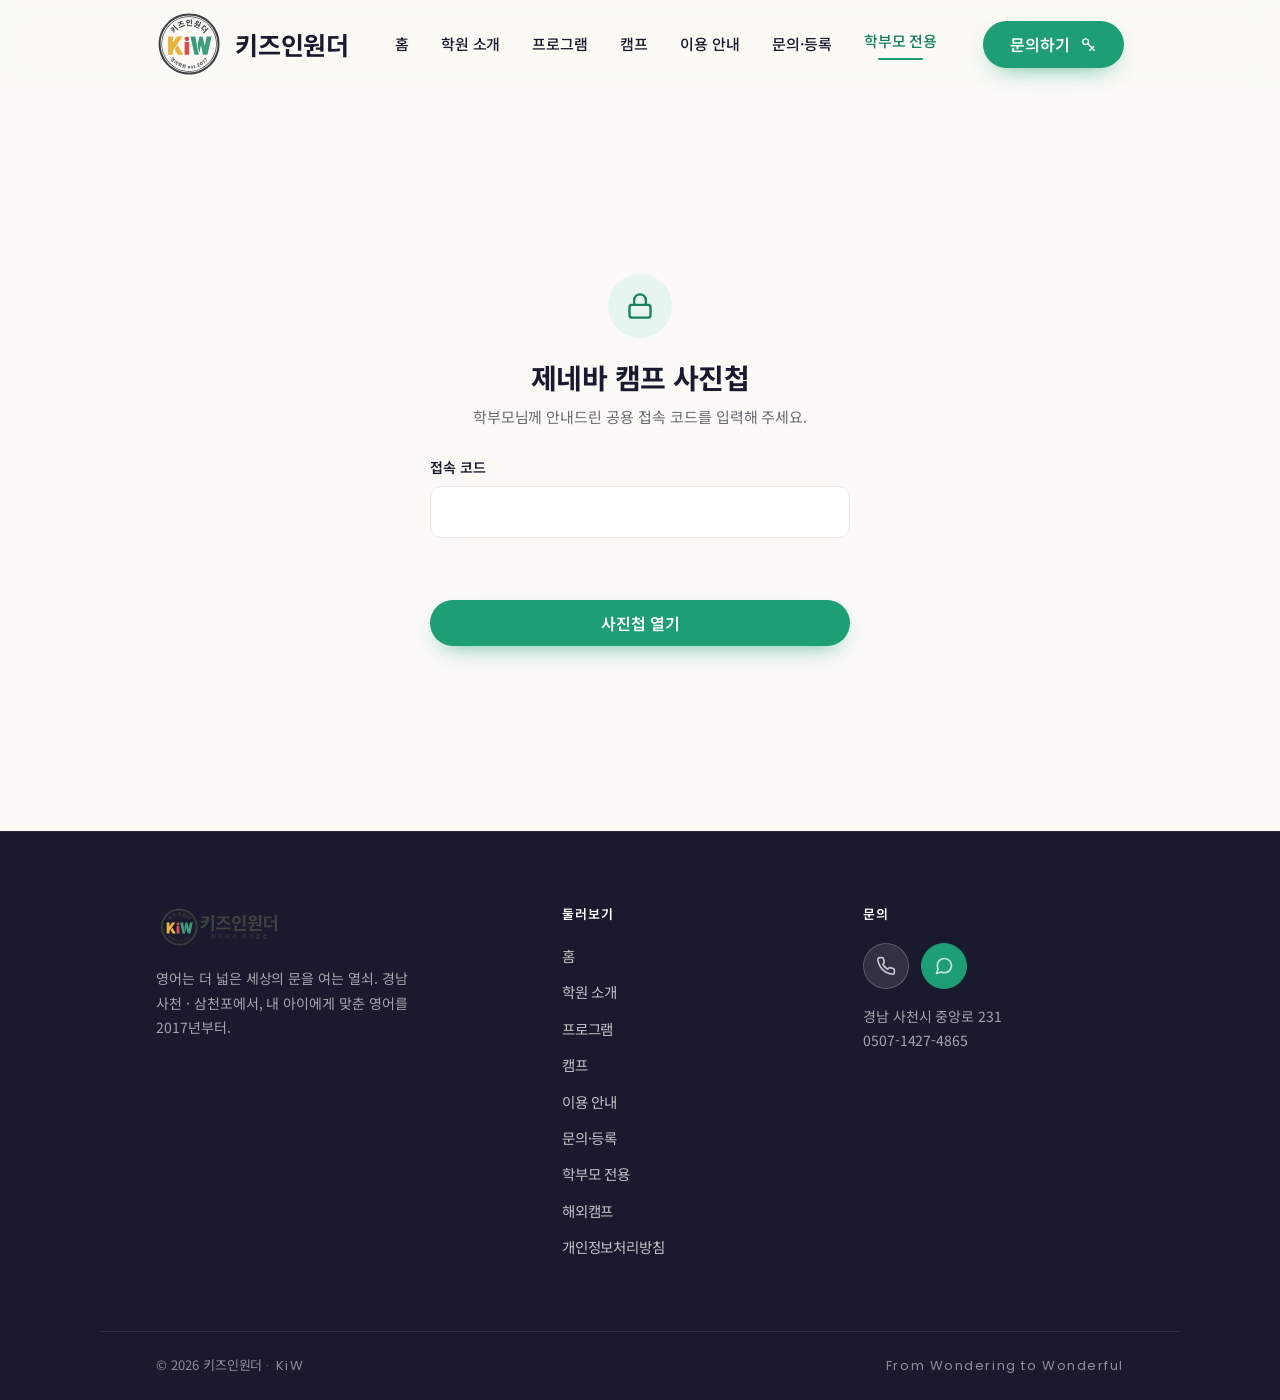
<file: parent-geneva.html>
<!DOCTYPE html>
<html lang="ko">
<head>
<meta charset="UTF-8">
<meta name="viewport" content="width=device-width, initial-scale=1">
<title>제네바 캠프 2026 사진첩 | 키즈인원더</title>
<meta name="description" content="키즈인원더 제네바 캠프 2026 학부모 전용 사진첩.">
<!-- 비공개(학부모 전용) 페이지 — 검색엔진 색인 제외. (이 noindex가 실질적 보호의 핵심) -->
<meta name="robots" content="noindex, nofollow">
<link rel="icon" type="image/svg+xml" href="assets/logo-badge.svg">
<link rel="apple-touch-icon" href="assets/logo-badge.png">
<link rel="preconnect" href="https://fonts.googleapis.com">
<link rel="preconnect" href="https://fonts.gstatic.com" crossorigin>
<link href="https://fonts.googleapis.com/css2?family=Noto+Sans+KR:wght@400;500;600;700&family=Nanum+Myeongjo:wght@700;800&family=Poppins:wght@400;500;600&display=swap" rel="stylesheet">
<link rel="stylesheet" href="css/styles.css?v=15">
</head>
<body>
<a class="skip-link" href="#main">본문 바로가기</a>

<header class="site-header">
  <div class="wrap nav">
    <a class="brand" href="index.html" aria-label="키즈인원더 홈">
      <img src="assets/logo-badge.svg" alt="키즈인원더 로고" width="66" height="66">
      <span class="brand-text"><span class="ko">키즈인원더</span></span>
    </a>
    <nav class="nav-links" aria-label="주요 메뉴">
      <a href="index.html">홈</a>
      <a href="about.html">학원 소개</a>
      <a href="programs.html">프로그램</a>
      <a href="camp.html">캠프</a>
      <a href="policies.html">이용 안내</a>
      <a href="registration.html">문의·등록</a>
      <a href="parent.html" aria-current="page">학부모 전용</a>
    </nav>
    <a class="btn btn-primary nav-cta" href="https://talk.naver.com/WC5WLE" target="_blank" rel="noopener">
      문의하기
      <svg class="key-ico" width="18" height="18" viewBox="0 0 24 24" fill="none" stroke="currentColor" stroke-width="2" stroke-linecap="round" stroke-linejoin="round" aria-hidden="true"><circle cx="8" cy="8" r="4"/><path d="M11 11l9 9"/><path d="M17 17l2-2"/><path d="M14 20l2-2"/></svg>
    </a>
    <button class="nav-toggle" aria-label="메뉴 열기" aria-expanded="false" aria-controls="mobile-menu">
      <span></span><span></span><span></span>
    </button>
  </div>
  <div class="mobile-menu" id="mobile-menu"><div>
    <nav aria-label="모바일 메뉴">
      <a href="index.html">홈</a>
      <a href="about.html">학원 소개</a>
      <a href="programs.html">프로그램</a>
      <a href="camp.html">캠프</a>
      <a href="policies.html">이용 안내</a>
      <a href="registration.html">문의·등록</a>
      <a href="parent.html" aria-current="page">학부모 전용</a>
      <a class="btn btn-primary" href="https://talk.naver.com/WC5WLE" target="_blank" rel="noopener">문의하기</a>
    </nav>
  </div></div>
</header>

<main id="main">
  <section class="section">
    <div class="wrap">

      <!-- ===================== PASSWORD GATE ===================== -->
      <div class="gate" id="gate">
        <div class="lock" aria-hidden="true">
          <svg viewBox="0 0 24 24" fill="none" stroke="currentColor" stroke-width="2" stroke-linecap="round" stroke-linejoin="round"><rect x="3" y="11" width="18" height="11" rx="2"/><path d="M7 11V7a5 5 0 0 1 10 0v4"/></svg>
        </div>
        <h1>제네바 캠프 사진첩</h1>
        <p>학부모님께 안내드린 공용 접속 코드를 입력해 주세요.</p>
        <form id="gate-form" autocomplete="off">
          <div class="field">
            <label for="pw">접속 코드</label>
            <input class="input" type="password" id="pw" name="pw" inputmode="text" autocomplete="off" required>
          </div>
          <p class="error" id="gate-error" role="alert" aria-live="polite"></p>
          <button type="submit" class="btn btn-primary">사진첩 열기</button>
        </form>
      </div>

      <!-- ===================== ALBUM ===================== -->
      <div class="feed" id="feed">
        <a class="album-back" href="trips.html">← 해외캠프</a>
        <div id="album-root" data-feed="geneva-feed.json"></div>
        <p class="small" style="margin-top:22px">사진을 누르면 크게 볼 수 있습니다. 영상은 바로 재생됩니다.</p>
      </div>

    </div>
  </section>
</main>

<!-- 라이트박스 -->
<div class="lbox" id="lbox" role="dialog" aria-modal="true" aria-label="사진 크게 보기">
  <button class="x" id="lb-close" aria-label="닫기">
    <svg width="20" height="20" viewBox="0 0 24 24" fill="none" stroke="currentColor" stroke-width="2" stroke-linecap="round"><path d="M18 6 6 18M6 6l12 12"/></svg>
  </button>
  <div class="stage"><img id="lb-img" alt=""></div>
  <div class="bar">
    <button id="lb-prev" aria-label="이전 사진">
      <svg width="20" height="20" viewBox="0 0 24 24" fill="none" stroke="currentColor" stroke-width="2" stroke-linecap="round" stroke-linejoin="round"><path d="m15 18-6-6 6-6"/></svg>
    </button>
    <div>
      <p class="lcap" id="lb-cap"></p>
      <p class="count" id="lb-count" style="text-align:center"></p>
    </div>
    <button id="lb-next" aria-label="다음 사진">
      <svg width="20" height="20" viewBox="0 0 24 24" fill="none" stroke="currentColor" stroke-width="2" stroke-linecap="round" stroke-linejoin="round"><path d="m9 18 6-6-6-6"/></svg>
    </button>
  </div>
</div>

<footer class="site-footer">
  <div class="wrap footer-grid">
    <div class="footer-brand">
      <img src="assets/logo-horizontal.svg" alt="키즈인원더 — 원더에서 원더풀로">
      <p>영어는 더 넓은 세상의 문을 여는 열쇠. 경남 사천 · 삼천포에서, 내 아이에게 맞춘 영어를 2017년부터.</p>
    </div>
    <div class="footer-col">
      <h4>둘러보기</h4>
      <ul>
        <li><a href="index.html">홈</a></li>
        <li><a href="about.html">학원 소개</a></li>
        <li><a href="programs.html">프로그램</a></li>
        <li><a href="camp.html">캠프</a></li>
        <li><a href="policies.html">이용 안내</a></li>
        <li><a href="registration.html">문의·등록</a></li>
        <li><a href="parent.html">학부모 전용</a></li>
        <li><a href="trips.html">해외캠프</a></li>
        <li><a href="privacy.html">개인정보처리방침</a></li>
      </ul>
    </div>
    <div class="footer-col">
      <h4>문의</h4>
      <div class="footer-icons">
        <a class="ficon" href="tel:0507-1427-4865" aria-label="전화 걸기 0507-1427-4865" title="전화 0507-1427-4865">
          <svg viewBox="0 0 24 24" fill="none" stroke="currentColor" stroke-width="2" stroke-linecap="round" stroke-linejoin="round" aria-hidden="true"><path d="M22 16.92v3a2 2 0 0 1-2.18 2 19.79 19.79 0 0 1-8.63-3.07 19.5 19.5 0 0 1-6-6 19.79 19.79 0 0 1-3.07-8.67A2 2 0 0 1 4.11 2h3a2 2 0 0 1 2 1.72c.13.96.36 1.9.7 2.81a2 2 0 0 1-.45 2.11L8.09 9.91a16 16 0 0 0 6 6l1.27-1.27a2 2 0 0 1 2.11-.45c.91.34 1.85.57 2.81.7A2 2 0 0 1 22 16.92z"/></svg>
        </a>
        <a class="ficon talk" href="https://talk.naver.com/WC5WLE" target="_blank" rel="noopener" aria-label="네이버 톡톡 문의" title="네이버 톡톡 문의">
          <svg viewBox="0 0 24 24" fill="none" stroke="currentColor" stroke-width="2" stroke-linecap="round" stroke-linejoin="round" aria-hidden="true"><path d="M21 11.5a8.38 8.38 0 0 1-.9 3.8 8.5 8.5 0 0 1-7.6 4.7 8.38 8.38 0 0 1-3.8-.9L3 21l1.9-5.7a8.38 8.38 0 0 1-.9-3.8 8.5 8.5 0 0 1 4.7-7.6 8.38 8.38 0 0 1 3.8-.9h.5a8.48 8.48 0 0 1 8 8v.5z"/></svg>
        </a>
      </div>
      <p class="footer-addr">경남 사천시 중앙로 231<br>0507-1427-4865</p>
    </div>
  </div>
  <div class="wrap footer-bottom">
    <p>© <span data-year>2026</span> 키즈인원더 <span class="en">· KiW</span></p>
    <p class="en">From Wondering to Wonderful</p>
  </div>
</footer>

<script src="js/main.js"></script>
<script src="js/album.js"></script>
</body>
</html>
</file>
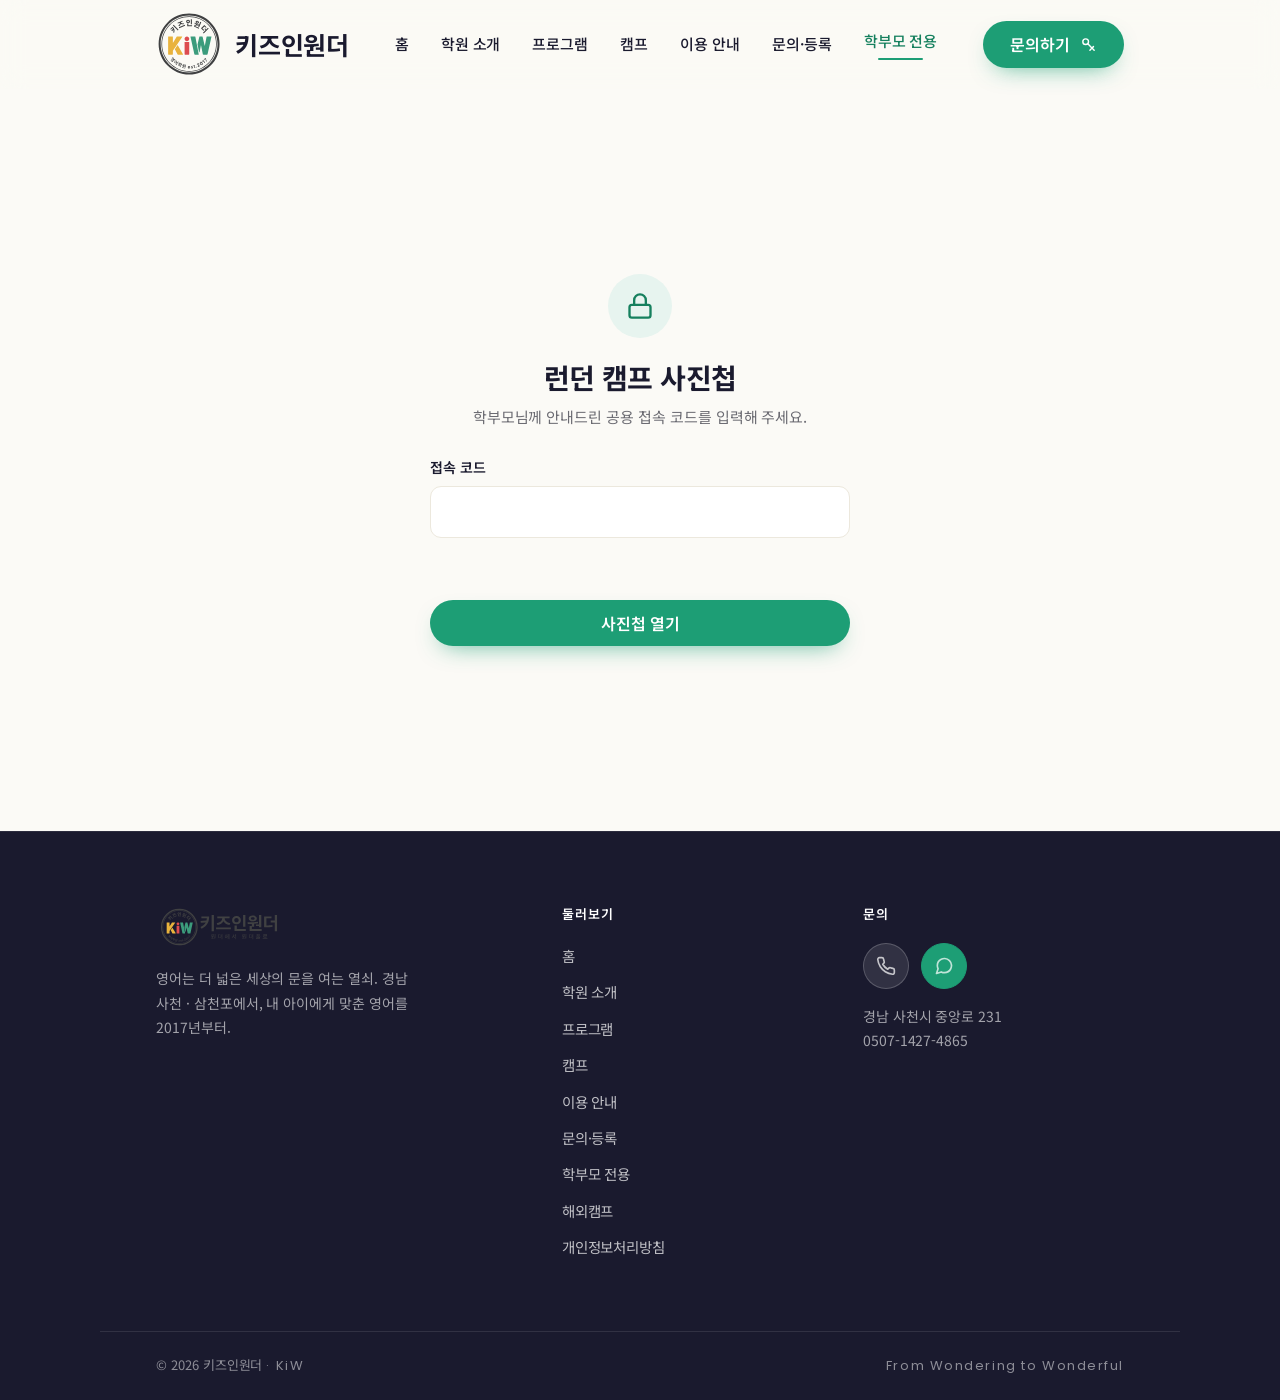
<file: parent-london-camp.html>
<!DOCTYPE html>
<html lang="ko">
<head>
<meta charset="UTF-8">
<meta name="viewport" content="width=device-width, initial-scale=1">
<title>런던 캠프 2025 사진첩 | 키즈인원더</title>
<meta name="description" content="키즈인원더 런던 캠프 2025 학부모 전용 사진첩.">
<!-- 비공개(학부모 전용) 페이지 — 검색엔진 색인 제외. (이 noindex가 실질적 보호의 핵심) -->
<meta name="robots" content="noindex, nofollow">
<link rel="icon" type="image/svg+xml" href="assets/logo-badge.svg">
<link rel="apple-touch-icon" href="assets/logo-badge.png">
<link rel="preconnect" href="https://fonts.googleapis.com">
<link rel="preconnect" href="https://fonts.gstatic.com" crossorigin>
<link href="https://fonts.googleapis.com/css2?family=Noto+Sans+KR:wght@400;500;600;700&family=Nanum+Myeongjo:wght@700;800&family=Poppins:wght@400;500;600&display=swap" rel="stylesheet">
<link rel="stylesheet" href="css/styles.css?v=15">
</head>
<body>
<a class="skip-link" href="#main">본문 바로가기</a>

<header class="site-header">
  <div class="wrap nav">
    <a class="brand" href="index.html" aria-label="키즈인원더 홈">
      <img src="assets/logo-badge.svg" alt="키즈인원더 로고" width="66" height="66">
      <span class="brand-text"><span class="ko">키즈인원더</span></span>
    </a>
    <nav class="nav-links" aria-label="주요 메뉴">
      <a href="index.html">홈</a>
      <a href="about.html">학원 소개</a>
      <a href="programs.html">프로그램</a>
      <a href="camp.html">캠프</a>
      <a href="policies.html">이용 안내</a>
      <a href="registration.html">문의·등록</a>
      <a href="parent.html" aria-current="page">학부모 전용</a>
    </nav>
    <a class="btn btn-primary nav-cta" href="https://talk.naver.com/WC5WLE" target="_blank" rel="noopener">
      문의하기
      <svg class="key-ico" width="18" height="18" viewBox="0 0 24 24" fill="none" stroke="currentColor" stroke-width="2" stroke-linecap="round" stroke-linejoin="round" aria-hidden="true"><circle cx="8" cy="8" r="4"/><path d="M11 11l9 9"/><path d="M17 17l2-2"/><path d="M14 20l2-2"/></svg>
    </a>
    <button class="nav-toggle" aria-label="메뉴 열기" aria-expanded="false" aria-controls="mobile-menu">
      <span></span><span></span><span></span>
    </button>
  </div>
  <div class="mobile-menu" id="mobile-menu"><div>
    <nav aria-label="모바일 메뉴">
      <a href="index.html">홈</a>
      <a href="about.html">학원 소개</a>
      <a href="programs.html">프로그램</a>
      <a href="camp.html">캠프</a>
      <a href="policies.html">이용 안내</a>
      <a href="registration.html">문의·등록</a>
      <a href="parent.html" aria-current="page">학부모 전용</a>
      <a class="btn btn-primary" href="https://talk.naver.com/WC5WLE" target="_blank" rel="noopener">문의하기</a>
    </nav>
  </div></div>
</header>

<main id="main">
  <section class="section">
    <div class="wrap">

      <!-- ===================== PASSWORD GATE ===================== -->
      <div class="gate" id="gate">
        <div class="lock" aria-hidden="true">
          <svg viewBox="0 0 24 24" fill="none" stroke="currentColor" stroke-width="2" stroke-linecap="round" stroke-linejoin="round"><rect x="3" y="11" width="18" height="11" rx="2"/><path d="M7 11V7a5 5 0 0 1 10 0v4"/></svg>
        </div>
        <h1>런던 캠프 사진첩</h1>
        <p>학부모님께 안내드린 공용 접속 코드를 입력해 주세요.</p>
        <form id="gate-form" autocomplete="off">
          <div class="field">
            <label for="pw">접속 코드</label>
            <input class="input" type="password" id="pw" name="pw" inputmode="text" autocomplete="off" required>
          </div>
          <p class="error" id="gate-error" role="alert" aria-live="polite"></p>
          <button type="submit" class="btn btn-primary">사진첩 열기</button>
        </form>
      </div>

      <!-- ===================== ALBUM ===================== -->
      <div class="feed" id="feed">
        <a class="album-back" href="trips.html">← 해외캠프</a>
        <div id="album-root" data-feed="london-camp-feed.json"></div>
        <p class="small" style="margin-top:22px">사진을 누르면 크게 볼 수 있습니다. 영상은 바로 재생됩니다.</p>
      </div>

    </div>
  </section>
</main>

<!-- 라이트박스 -->
<div class="lbox" id="lbox" role="dialog" aria-modal="true" aria-label="사진 크게 보기">
  <button class="x" id="lb-close" aria-label="닫기">
    <svg width="20" height="20" viewBox="0 0 24 24" fill="none" stroke="currentColor" stroke-width="2" stroke-linecap="round"><path d="M18 6 6 18M6 6l12 12"/></svg>
  </button>
  <div class="stage"><img id="lb-img" alt=""></div>
  <div class="bar">
    <button id="lb-prev" aria-label="이전 사진">
      <svg width="20" height="20" viewBox="0 0 24 24" fill="none" stroke="currentColor" stroke-width="2" stroke-linecap="round" stroke-linejoin="round"><path d="m15 18-6-6 6-6"/></svg>
    </button>
    <div>
      <p class="lcap" id="lb-cap"></p>
      <p class="count" id="lb-count" style="text-align:center"></p>
    </div>
    <button id="lb-next" aria-label="다음 사진">
      <svg width="20" height="20" viewBox="0 0 24 24" fill="none" stroke="currentColor" stroke-width="2" stroke-linecap="round" stroke-linejoin="round"><path d="m9 18 6-6-6-6"/></svg>
    </button>
  </div>
</div>

<footer class="site-footer">
  <div class="wrap footer-grid">
    <div class="footer-brand">
      <img src="assets/logo-horizontal.svg" alt="키즈인원더 — 원더에서 원더풀로">
      <p>영어는 더 넓은 세상의 문을 여는 열쇠. 경남 사천 · 삼천포에서, 내 아이에게 맞춘 영어를 2017년부터.</p>
    </div>
    <div class="footer-col">
      <h4>둘러보기</h4>
      <ul>
        <li><a href="index.html">홈</a></li>
        <li><a href="about.html">학원 소개</a></li>
        <li><a href="programs.html">프로그램</a></li>
        <li><a href="camp.html">캠프</a></li>
        <li><a href="policies.html">이용 안내</a></li>
        <li><a href="registration.html">문의·등록</a></li>
        <li><a href="parent.html">학부모 전용</a></li>
        <li><a href="trips.html">해외캠프</a></li>
        <li><a href="privacy.html">개인정보처리방침</a></li>
      </ul>
    </div>
    <div class="footer-col">
      <h4>문의</h4>
      <div class="footer-icons">
        <a class="ficon" href="tel:0507-1427-4865" aria-label="전화 걸기 0507-1427-4865" title="전화 0507-1427-4865">
          <svg viewBox="0 0 24 24" fill="none" stroke="currentColor" stroke-width="2" stroke-linecap="round" stroke-linejoin="round" aria-hidden="true"><path d="M22 16.92v3a2 2 0 0 1-2.18 2 19.79 19.79 0 0 1-8.63-3.07 19.5 19.5 0 0 1-6-6 19.79 19.79 0 0 1-3.07-8.67A2 2 0 0 1 4.11 2h3a2 2 0 0 1 2 1.72c.13.96.36 1.9.7 2.81a2 2 0 0 1-.45 2.11L8.09 9.91a16 16 0 0 0 6 6l1.27-1.27a2 2 0 0 1 2.11-.45c.91.34 1.85.57 2.81.7A2 2 0 0 1 22 16.92z"/></svg>
        </a>
        <a class="ficon talk" href="https://talk.naver.com/WC5WLE" target="_blank" rel="noopener" aria-label="네이버 톡톡 문의" title="네이버 톡톡 문의">
          <svg viewBox="0 0 24 24" fill="none" stroke="currentColor" stroke-width="2" stroke-linecap="round" stroke-linejoin="round" aria-hidden="true"><path d="M21 11.5a8.38 8.38 0 0 1-.9 3.8 8.5 8.5 0 0 1-7.6 4.7 8.38 8.38 0 0 1-3.8-.9L3 21l1.9-5.7a8.38 8.38 0 0 1-.9-3.8 8.5 8.5 0 0 1 4.7-7.6 8.38 8.38 0 0 1 3.8-.9h.5a8.48 8.48 0 0 1 8 8v.5z"/></svg>
        </a>
      </div>
      <p class="footer-addr">경남 사천시 중앙로 231<br>0507-1427-4865</p>
    </div>
  </div>
  <div class="wrap footer-bottom">
    <p>© <span data-year>2026</span> 키즈인원더 <span class="en">· KiW</span></p>
    <p class="en">From Wondering to Wonderful</p>
  </div>
</footer>

<script src="js/main.js"></script>
<script src="js/album.js"></script>
</body>
</html>
</file>
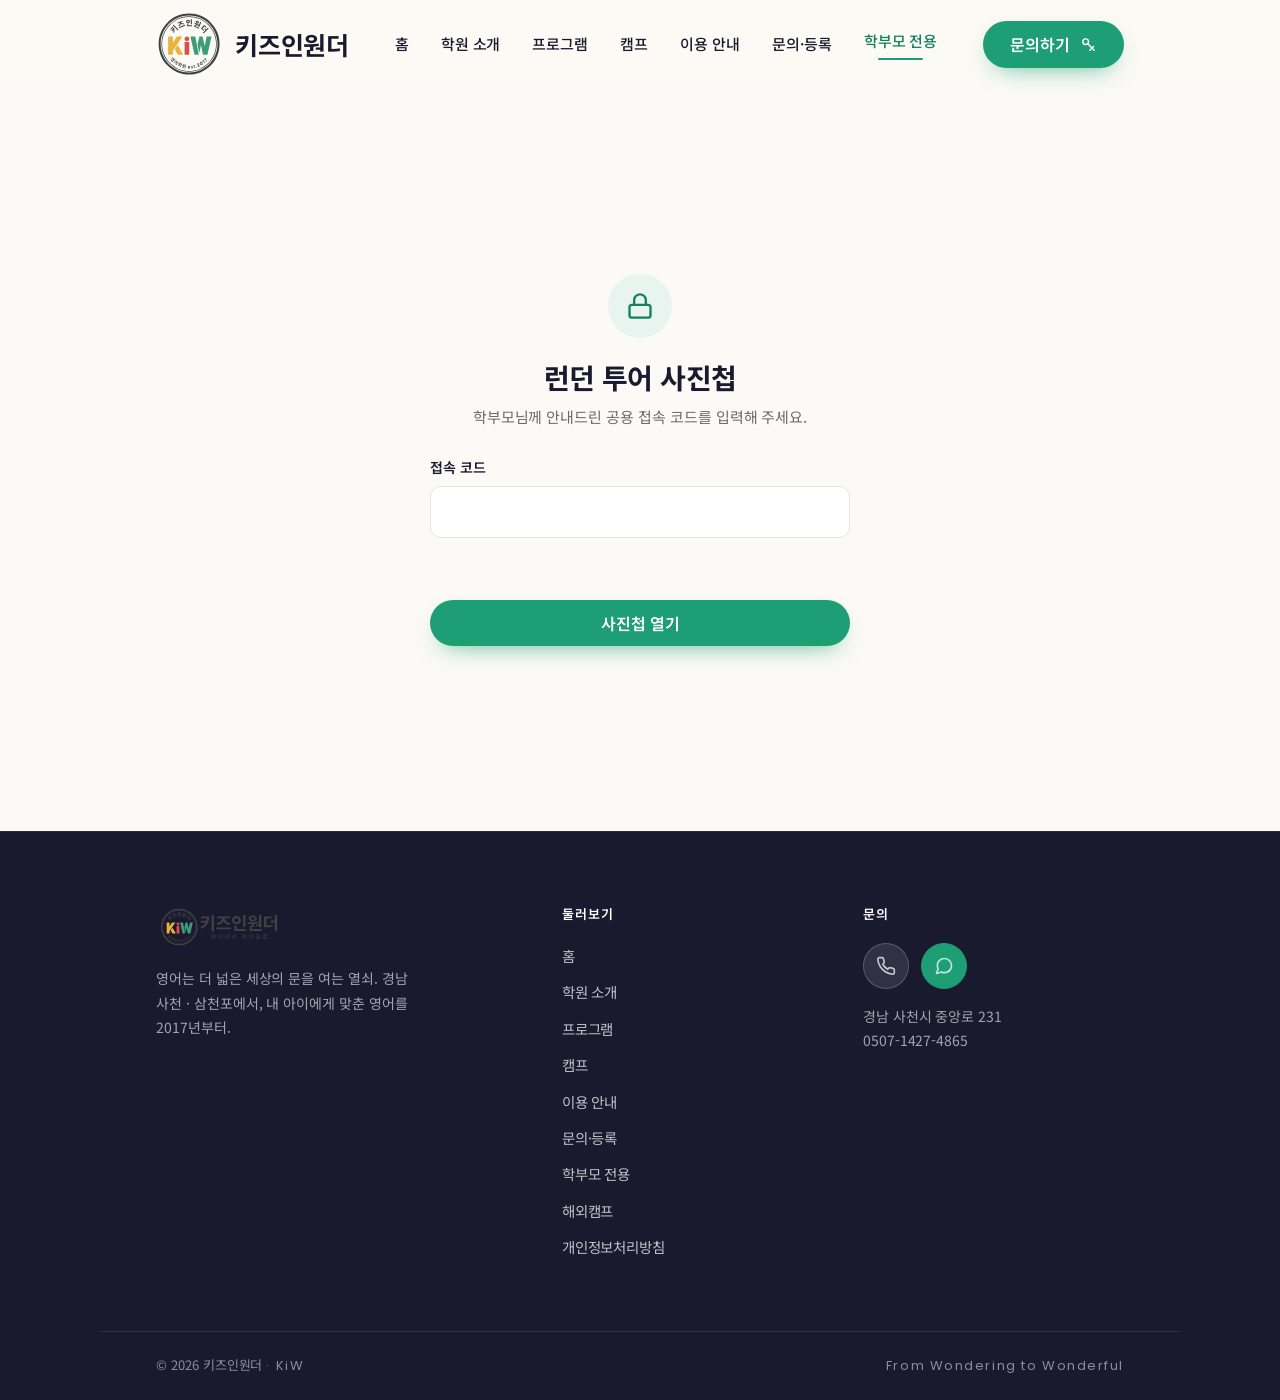
<file: parent-london-tour.html>
<!DOCTYPE html>
<html lang="ko">
<head>
<meta charset="UTF-8">
<meta name="viewport" content="width=device-width, initial-scale=1">
<title>런던 투어 2025 사진첩 | 키즈인원더</title>
<meta name="description" content="키즈인원더 런던 투어 2025 학부모 전용 사진첩.">
<!-- 비공개(학부모 전용) 페이지 — 검색엔진 색인 제외. (이 noindex가 실질적 보호의 핵심) -->
<meta name="robots" content="noindex, nofollow">
<link rel="icon" type="image/svg+xml" href="assets/logo-badge.svg">
<link rel="apple-touch-icon" href="assets/logo-badge.png">
<link rel="preconnect" href="https://fonts.googleapis.com">
<link rel="preconnect" href="https://fonts.gstatic.com" crossorigin>
<link href="https://fonts.googleapis.com/css2?family=Noto+Sans+KR:wght@400;500;600;700&family=Nanum+Myeongjo:wght@700;800&family=Poppins:wght@400;500;600&display=swap" rel="stylesheet">
<link rel="stylesheet" href="css/styles.css?v=15">
</head>
<body>
<a class="skip-link" href="#main">본문 바로가기</a>

<header class="site-header">
  <div class="wrap nav">
    <a class="brand" href="index.html" aria-label="키즈인원더 홈">
      <img src="assets/logo-badge.svg" alt="키즈인원더 로고" width="66" height="66">
      <span class="brand-text"><span class="ko">키즈인원더</span></span>
    </a>
    <nav class="nav-links" aria-label="주요 메뉴">
      <a href="index.html">홈</a>
      <a href="about.html">학원 소개</a>
      <a href="programs.html">프로그램</a>
      <a href="camp.html">캠프</a>
      <a href="policies.html">이용 안내</a>
      <a href="registration.html">문의·등록</a>
      <a href="parent.html" aria-current="page">학부모 전용</a>
    </nav>
    <a class="btn btn-primary nav-cta" href="https://talk.naver.com/WC5WLE" target="_blank" rel="noopener">
      문의하기
      <svg class="key-ico" width="18" height="18" viewBox="0 0 24 24" fill="none" stroke="currentColor" stroke-width="2" stroke-linecap="round" stroke-linejoin="round" aria-hidden="true"><circle cx="8" cy="8" r="4"/><path d="M11 11l9 9"/><path d="M17 17l2-2"/><path d="M14 20l2-2"/></svg>
    </a>
    <button class="nav-toggle" aria-label="메뉴 열기" aria-expanded="false" aria-controls="mobile-menu">
      <span></span><span></span><span></span>
    </button>
  </div>
  <div class="mobile-menu" id="mobile-menu"><div>
    <nav aria-label="모바일 메뉴">
      <a href="index.html">홈</a>
      <a href="about.html">학원 소개</a>
      <a href="programs.html">프로그램</a>
      <a href="camp.html">캠프</a>
      <a href="policies.html">이용 안내</a>
      <a href="registration.html">문의·등록</a>
      <a href="parent.html" aria-current="page">학부모 전용</a>
      <a class="btn btn-primary" href="https://talk.naver.com/WC5WLE" target="_blank" rel="noopener">문의하기</a>
    </nav>
  </div></div>
</header>

<main id="main">
  <section class="section">
    <div class="wrap">

      <!-- ===================== PASSWORD GATE ===================== -->
      <div class="gate" id="gate">
        <div class="lock" aria-hidden="true">
          <svg viewBox="0 0 24 24" fill="none" stroke="currentColor" stroke-width="2" stroke-linecap="round" stroke-linejoin="round"><rect x="3" y="11" width="18" height="11" rx="2"/><path d="M7 11V7a5 5 0 0 1 10 0v4"/></svg>
        </div>
        <h1>런던 투어 사진첩</h1>
        <p>학부모님께 안내드린 공용 접속 코드를 입력해 주세요.</p>
        <form id="gate-form" autocomplete="off">
          <div class="field">
            <label for="pw">접속 코드</label>
            <input class="input" type="password" id="pw" name="pw" inputmode="text" autocomplete="off" required>
          </div>
          <p class="error" id="gate-error" role="alert" aria-live="polite"></p>
          <button type="submit" class="btn btn-primary">사진첩 열기</button>
        </form>
      </div>

      <!-- ===================== ALBUM ===================== -->
      <div class="feed" id="feed">
        <a class="album-back" href="trips.html">← 해외캠프</a>
        <div id="album-root" data-feed="london-tour-feed.json"></div>
        <p class="small" style="margin-top:22px">사진을 누르면 크게 볼 수 있습니다. 영상은 바로 재생됩니다.</p>
      </div>

    </div>
  </section>
</main>

<!-- 라이트박스 -->
<div class="lbox" id="lbox" role="dialog" aria-modal="true" aria-label="사진 크게 보기">
  <button class="x" id="lb-close" aria-label="닫기">
    <svg width="20" height="20" viewBox="0 0 24 24" fill="none" stroke="currentColor" stroke-width="2" stroke-linecap="round"><path d="M18 6 6 18M6 6l12 12"/></svg>
  </button>
  <div class="stage"><img id="lb-img" alt=""></div>
  <div class="bar">
    <button id="lb-prev" aria-label="이전 사진">
      <svg width="20" height="20" viewBox="0 0 24 24" fill="none" stroke="currentColor" stroke-width="2" stroke-linecap="round" stroke-linejoin="round"><path d="m15 18-6-6 6-6"/></svg>
    </button>
    <div>
      <p class="lcap" id="lb-cap"></p>
      <p class="count" id="lb-count" style="text-align:center"></p>
    </div>
    <button id="lb-next" aria-label="다음 사진">
      <svg width="20" height="20" viewBox="0 0 24 24" fill="none" stroke="currentColor" stroke-width="2" stroke-linecap="round" stroke-linejoin="round"><path d="m9 18 6-6-6-6"/></svg>
    </button>
  </div>
</div>

<footer class="site-footer">
  <div class="wrap footer-grid">
    <div class="footer-brand">
      <img src="assets/logo-horizontal.svg" alt="키즈인원더 — 원더에서 원더풀로">
      <p>영어는 더 넓은 세상의 문을 여는 열쇠. 경남 사천 · 삼천포에서, 내 아이에게 맞춘 영어를 2017년부터.</p>
    </div>
    <div class="footer-col">
      <h4>둘러보기</h4>
      <ul>
        <li><a href="index.html">홈</a></li>
        <li><a href="about.html">학원 소개</a></li>
        <li><a href="programs.html">프로그램</a></li>
        <li><a href="camp.html">캠프</a></li>
        <li><a href="policies.html">이용 안내</a></li>
        <li><a href="registration.html">문의·등록</a></li>
        <li><a href="parent.html">학부모 전용</a></li>
        <li><a href="trips.html">해외캠프</a></li>
        <li><a href="privacy.html">개인정보처리방침</a></li>
      </ul>
    </div>
    <div class="footer-col">
      <h4>문의</h4>
      <div class="footer-icons">
        <a class="ficon" href="tel:0507-1427-4865" aria-label="전화 걸기 0507-1427-4865" title="전화 0507-1427-4865">
          <svg viewBox="0 0 24 24" fill="none" stroke="currentColor" stroke-width="2" stroke-linecap="round" stroke-linejoin="round" aria-hidden="true"><path d="M22 16.92v3a2 2 0 0 1-2.18 2 19.79 19.79 0 0 1-8.63-3.07 19.5 19.5 0 0 1-6-6 19.79 19.79 0 0 1-3.07-8.67A2 2 0 0 1 4.11 2h3a2 2 0 0 1 2 1.72c.13.96.36 1.9.7 2.81a2 2 0 0 1-.45 2.11L8.09 9.91a16 16 0 0 0 6 6l1.27-1.27a2 2 0 0 1 2.11-.45c.91.34 1.85.57 2.81.7A2 2 0 0 1 22 16.92z"/></svg>
        </a>
        <a class="ficon talk" href="https://talk.naver.com/WC5WLE" target="_blank" rel="noopener" aria-label="네이버 톡톡 문의" title="네이버 톡톡 문의">
          <svg viewBox="0 0 24 24" fill="none" stroke="currentColor" stroke-width="2" stroke-linecap="round" stroke-linejoin="round" aria-hidden="true"><path d="M21 11.5a8.38 8.38 0 0 1-.9 3.8 8.5 8.5 0 0 1-7.6 4.7 8.38 8.38 0 0 1-3.8-.9L3 21l1.9-5.7a8.38 8.38 0 0 1-.9-3.8 8.5 8.5 0 0 1 4.7-7.6 8.38 8.38 0 0 1 3.8-.9h.5a8.48 8.48 0 0 1 8 8v.5z"/></svg>
        </a>
      </div>
      <p class="footer-addr">경남 사천시 중앙로 231<br>0507-1427-4865</p>
    </div>
  </div>
  <div class="wrap footer-bottom">
    <p>© <span data-year>2026</span> 키즈인원더 <span class="en">· KiW</span></p>
    <p class="en">From Wondering to Wonderful</p>
  </div>
</footer>

<script src="js/main.js"></script>
<script src="js/album.js"></script>
</body>
</html>
</file>
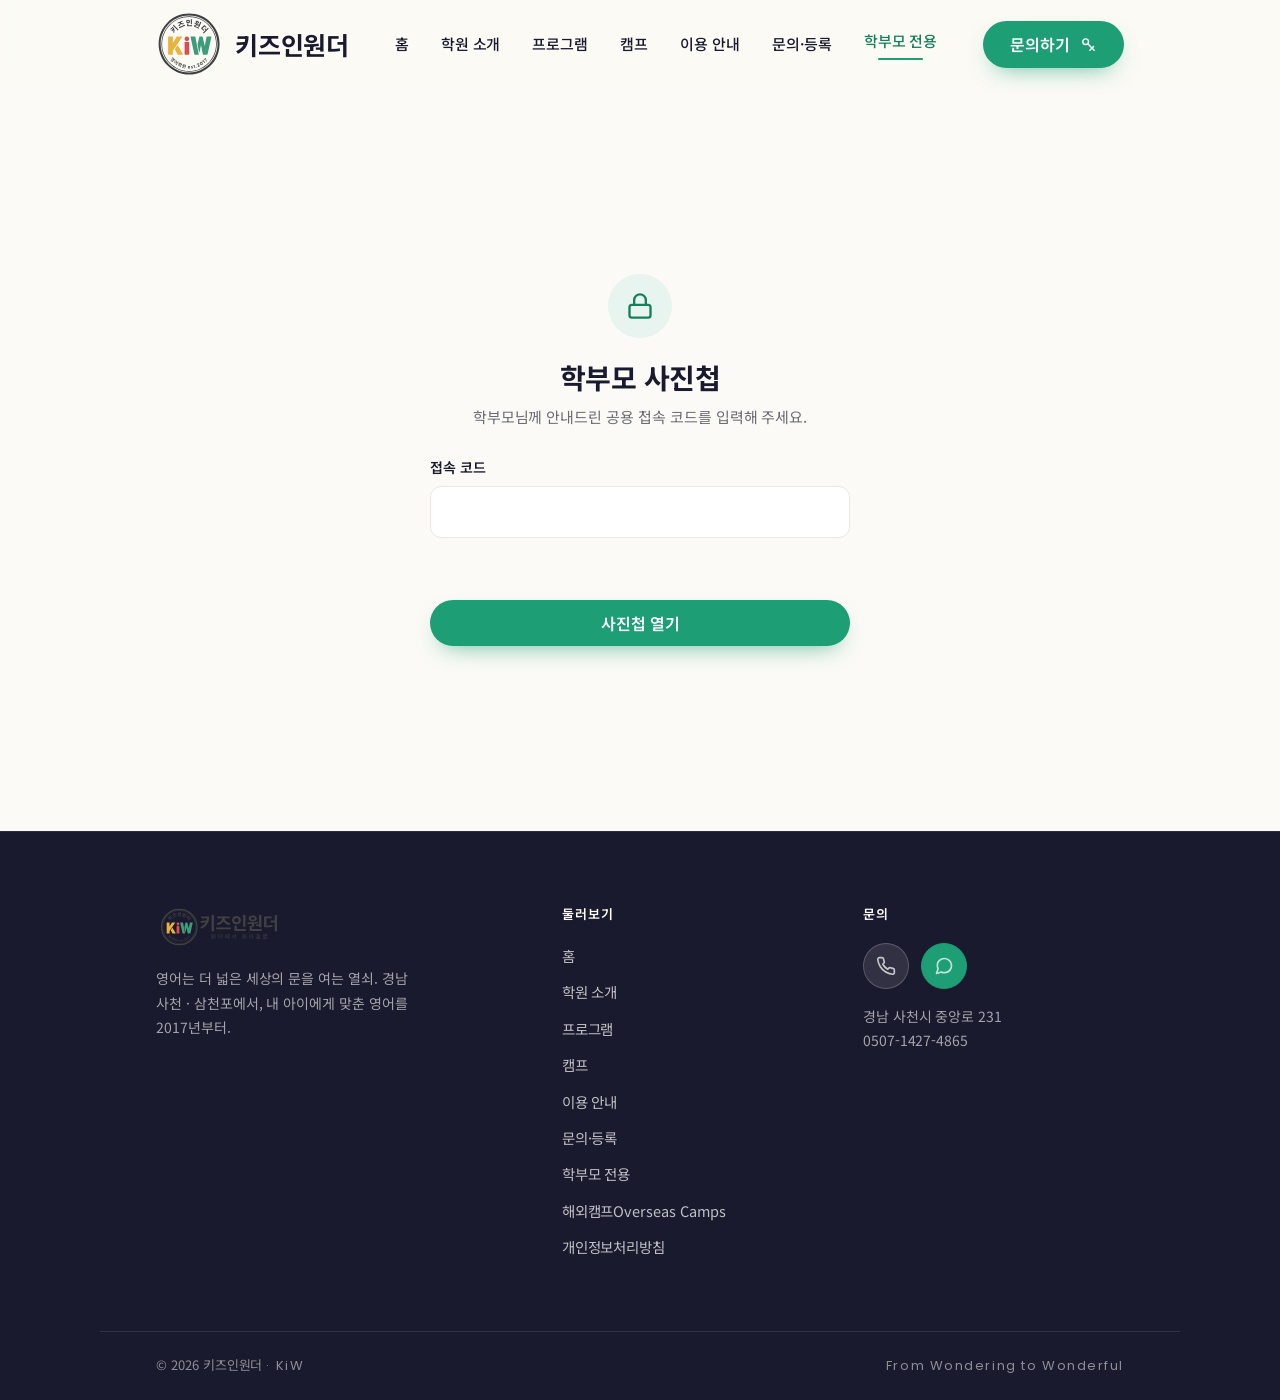
<file: parent.html>
<!DOCTYPE html>
<html lang="ko">
<head>
<meta charset="UTF-8">
<meta name="viewport" content="width=device-width, initial-scale=1">
<title>학부모 사진첩 | 키즈인원더</title>
<meta name="description" content="키즈인원더 학부모 전용 사진첩.">
<!-- 비공개(학부모 전용) 페이지 — 검색엔진 색인 제외. (이 noindex가 실질적 보호의 핵심) -->
<meta name="robots" content="noindex, nofollow">
<link rel="icon" type="image/svg+xml" href="assets/logo-badge.svg">
<link rel="apple-touch-icon" href="assets/logo-badge.png">
<link rel="preconnect" href="https://fonts.googleapis.com">
<link rel="preconnect" href="https://fonts.gstatic.com" crossorigin>
<link href="https://fonts.googleapis.com/css2?family=Noto+Sans+KR:wght@400;500;600;700&family=Nanum+Myeongjo:wght@700;800&family=Poppins:wght@400;500;600&display=swap" rel="stylesheet">
<link rel="stylesheet" href="css/styles.css?v=15">
</head>
<body>
<a class="skip-link" href="#main">본문 바로가기</a>

<header class="site-header">
  <div class="wrap nav">
    <a class="brand" href="index.html" aria-label="키즈인원더 홈">
      <img src="assets/logo-badge.svg" alt="키즈인원더 로고" width="66" height="66">
      <span class="brand-text"><span class="ko">키즈인원더</span></span>
    </a>
    <nav class="nav-links" aria-label="주요 메뉴">
      <a href="index.html">홈</a>
      <a href="about.html">학원 소개</a>
      <a href="programs.html">프로그램</a>
      <a href="camp.html">캠프</a>
      <a href="policies.html">이용 안내</a>
      <a href="registration.html">문의·등록</a>
      <a href="parent.html" aria-current="page">학부모 전용</a>
    </nav>
    <a class="btn btn-primary nav-cta" href="https://talk.naver.com/WC5WLE" target="_blank" rel="noopener">
      문의하기
      <svg class="key-ico" width="18" height="18" viewBox="0 0 24 24" fill="none" stroke="currentColor" stroke-width="2" stroke-linecap="round" stroke-linejoin="round" aria-hidden="true"><circle cx="8" cy="8" r="4"/><path d="M11 11l9 9"/><path d="M17 17l2-2"/><path d="M14 20l2-2"/></svg>
    </a>
    <button class="nav-toggle" aria-label="메뉴 열기" aria-expanded="false" aria-controls="mobile-menu"><span></span><span></span><span></span></button>
  </div>
  <div class="mobile-menu" id="mobile-menu"><div>
    <nav aria-label="모바일 메뉴">
      <a href="index.html">홈</a>
      <a href="about.html">학원 소개</a>
      <a href="programs.html">프로그램</a>
      <a href="camp.html">캠프</a>
      <a href="policies.html">이용 안내</a>
      <a href="registration.html">문의·등록</a>
      <a href="parent.html" aria-current="page">학부모 전용</a>
      <a class="btn btn-primary" href="https://talk.naver.com/WC5WLE" target="_blank" rel="noopener">문의하기</a>
    </nav>
  </div></div>
</header>

<main id="main">
  <section class="section">
    <div class="wrap">

      <!-- ===================== PASSWORD GATE ===================== -->
      <div class="gate" id="gate">
        <div class="lock" aria-hidden="true">
          <svg viewBox="0 0 24 24" fill="none" stroke="currentColor" stroke-width="2" stroke-linecap="round" stroke-linejoin="round"><rect x="3" y="11" width="18" height="11" rx="2"/><path d="M7 11V7a5 5 0 0 1 10 0v4"/></svg>
        </div>
        <h1>학부모 사진첩</h1>
        <p>학부모님께 안내드린 공용 접속 코드를 입력해 주세요.</p>
        <form id="gate-form" autocomplete="off">
          <div class="field">
            <label for="pw">접속 코드</label>
            <input class="input" type="password" id="pw" name="pw" inputmode="text" autocomplete="off" required>
          </div>
          <p class="error" id="gate-error" role="alert" aria-live="polite"></p>
          <button type="submit" class="btn btn-primary">사진첩 열기</button>
        </form>
      </div>

      <!-- ===================== PHOTO / VIDEO FEED ===================== -->
      <div class="feed" id="feed">
        <div class="feed-head">
          <div>
            <p class="eyebrow"><span class="dot">·</span> 학부모 전용</p>
            <h1 style="font-size:clamp(22px,5vw,28px);margin-top:6px">우리 아이들의 순간</h1>
          </div>
          <button type="button" class="btn btn-signout" id="signout">로그아웃</button>
        </div>
        <!-- 새 소식 — 캠프 페이지 안내. 닫으면 이 기기에서는 다시 뜨지 않습니다. -->
        <aside class="notice" data-notice="camp-2027-01-poster" hidden>
          <span class="notice-ico" aria-hidden="true">✦</span>
          <div class="notice-body">
            <span class="notice-eyebrow">새 소식</span>
            <strong class="notice-title">Discover Korea 겨울 영어캠프 모집</strong>
            <span class="notice-text">2027년 1월 17일(일) ~ 1월 31일(일) · 초등 4학년 ~ 중학교 1학년. 포스터를 누르면 크게 볼 수 있습니다.</span>
            <a href="assets/discover-korea-winter-2027.jpg" target="_blank" rel="noopener" style="display:block;margin-top:12px;max-width:420px">
              <img src="assets/discover-korea-winter-2027.jpg" alt="Discover Korea 겨울 영어캠프 홍보 포스터 — 2027년 1월 17일 ~ 31일, 초등 4학년 ~ 중학교 1학년" width="1086" height="1448" loading="lazy" style="display:block;width:100%;height:auto;border-radius:10px;box-shadow:0 2px 10px rgba(26,26,46,.12)">
            </a>
            <a class="notice-go" href="camp.html">캠프 안내 보기
              <svg width="15" height="15" viewBox="0 0 24 24" fill="none" stroke="currentColor" stroke-width="2.4" stroke-linecap="round" stroke-linejoin="round" aria-hidden="true"><path d="m9 18 6-6-6-6"/></svg>
            </a>
          </div>
          <button type="button" class="notice-x" aria-label="닫기">
            <svg width="15" height="15" viewBox="0 0 24 24" fill="none" stroke="currentColor" stroke-width="2.2" stroke-linecap="round"><path d="M18 6 6 18M6 6l12 12"/></svg>
          </button>
        </aside>

        <nav class="album-switch" aria-label="사진첩 종류">
          <a href="parent.html" aria-current="page">반별 사진첩<span class="sw-sub">Class Photos</span></a>
          <a href="trips.html">해외캠프<span class="sw-sub">Overseas Camps</span></a>
        </nav>
        <p class="small" id="feed-updated" style="margin-bottom:18px"></p>
        <!-- 사진/영상은 parent-feed.json 매니페스트에서 월→반으로 묶여 렌더링됩니다 (라이브 Drive API 미사용). -->
        <div id="pfeed-root"></div>
        <p class="small" style="margin-top:16px">사진·영상을 누르면 크게 볼 수 있습니다.</p>
      </div>

    </div>
  </section>
</main>

<footer class="site-footer">
  <div class="wrap footer-grid">
    <div class="footer-brand">
      <img src="assets/logo-horizontal.svg" alt="키즈인원더 — 원더에서 원더풀로">
      <p>영어는 더 넓은 세상의 문을 여는 열쇠. 경남 사천 · 삼천포에서, 내 아이에게 맞춘 영어를 2017년부터.</p>
    </div>
    <div class="footer-col">
      <h4>둘러보기</h4>
      <ul>
        <li><a href="index.html">홈</a></li>
        <li><a href="about.html">학원 소개</a></li>
        <li><a href="programs.html">프로그램</a></li>
        <li><a href="camp.html">캠프</a></li>
        <li><a href="policies.html">이용 안내</a></li>
        <li><a href="registration.html">문의·등록</a></li>
        <li><a href="parent.html" aria-current="page">학부모 전용</a></li>
        <li><a href="trips.html">해외캠프<span class="sw-sub">Overseas Camps</span></a></li>
        <li><a href="privacy.html">개인정보처리방침</a></li>
      </ul>
    </div>
    <div class="footer-col">
      <h4>문의</h4>
      <div class="footer-icons">
        <a class="ficon" href="tel:0507-1427-4865" aria-label="전화 걸기 0507-1427-4865" title="전화 0507-1427-4865">
          <svg viewBox="0 0 24 24" fill="none" stroke="currentColor" stroke-width="2" stroke-linecap="round" stroke-linejoin="round" aria-hidden="true"><path d="M22 16.92v3a2 2 0 0 1-2.18 2 19.79 19.79 0 0 1-8.63-3.07 19.5 19.5 0 0 1-6-6 19.79 19.79 0 0 1-3.07-8.67A2 2 0 0 1 4.11 2h3a2 2 0 0 1 2 1.72c.13.96.36 1.9.7 2.81a2 2 0 0 1-.45 2.11L8.09 9.91a16 16 0 0 0 6 6l1.27-1.27a2 2 0 0 1 2.11-.45c.91.34 1.85.57 2.81.7A2 2 0 0 1 22 16.92z"/></svg>
        </a>
        <a class="ficon talk" href="https://talk.naver.com/WC5WLE" target="_blank" rel="noopener" aria-label="네이버 톡톡 문의" title="네이버 톡톡 문의">
          <svg viewBox="0 0 24 24" fill="none" stroke="currentColor" stroke-width="2" stroke-linecap="round" stroke-linejoin="round" aria-hidden="true"><path d="M21 11.5a8.38 8.38 0 0 1-.9 3.8 8.5 8.5 0 0 1-7.6 4.7 8.38 8.38 0 0 1-3.8-.9L3 21l1.9-5.7a8.38 8.38 0 0 1-.9-3.8 8.5 8.5 0 0 1 4.7-7.6 8.38 8.38 0 0 1 3.8-.9h.5a8.48 8.48 0 0 1 8 8v.5z"/></svg>
        </a>
      </div>
      <p class="footer-addr">경남 사천시 중앙로 231<br>0507-1427-4865</p>
    </div>
  </div>
  <div class="wrap footer-bottom">
    <p>© <span data-year>2026</span> 키즈인원더 <span class="en">· KiW</span></p>
    <p class="en">From Wondering to Wonderful</p>
  </div>
</footer>

<script src="js/main.js"></script>
<script>
/* =====================================================================
   학부모 사진첩 — 공용 접속 코드(클라이언트 게이트) + 월간 매니페스트 피드

   설계(합의됨): 모든 학부모가 공유하는 코드 1개, 클라이언트 게이트, 만료 없음.
   이는 '우연한 발견'을 막는 얕은 문턱이며 강한 보안이 아닙니다(코드/이미지 URL은
   소스에서 확인 가능). 실질적 색인 보호는 위 <meta robots noindex> 입니다.

   피드 방식: 라이브 Drive API를 쓰지 않습니다. 매달 원장이(=이 도구를 실행해)
   Drive 폴더를 읽어 parent-feed.json 매니페스트를 새로 만들고 커밋합니다.
   이 페이지는 그 JSON만 읽어 렌더링합니다. (페이지에 API 키 없음)

   매니페스트(parent-feed.json) 형식:
     { "updatedAt": "2026-06", "items": [ item, ... ] }   // updatedAt = 최신 월
   item 형식 (파일명/캡션은 넣지 않음 — 일부 영상 파일명에 아이 이름 포함):
     { "type": "image"|"video", "id": "<Drive 파일 ID>", "class": "<반>", "month": "YYYY-MM" }
   렌더링: 월(내림차순) → 반 으로 묶어서 표시. 최신 월이 위.
   ※ 이미지가 보이려면 각 파일이 '링크가 있는 모든 사용자 - 뷰어'로 공유되어야 함.
   ===================================================================== */

/* === 설정값 === */
var GATE_PASSWORD   = 'kiw2026';                           // 학부모께 안내한 공용 접속 코드
var DRIVE_FOLDER_ID = '159Wu-JwE3RIPH4IP6CtFOo3oAZEmwcTl'; // 매니페스트 생성 대상 Drive 폴더 ID (월간 갱신 시 사용)
/* ============= */

(function () {
  'use strict';
  var gate    = document.getElementById('gate');
  var feed    = document.getElementById('feed');
  var form    = document.getElementById('gate-form');
  var input   = document.getElementById('pw');
  var errorEl = document.getElementById('gate-error');
  var root    = document.getElementById('pfeed-root');
  var updated = document.getElementById('feed-updated');
  var signout = document.getElementById('signout');
  var STORE_KEY = 'kiw-parent-auth'; // localStorage — "로그인 유지"(remember me): 기기에 저장, 만료 없음
  var loaded = false;

  function imgUrl(id) { return 'https://drive.google.com/thumbnail?id=' + encodeURIComponent(id) + '&sz=w1600'; }
  function viewUrl(id) { return 'https://drive.google.com/file/d/' + encodeURIComponent(id) + '/view'; }
  function videoEmbed(id) { return 'https://drive.google.com/file/d/' + encodeURIComponent(id) + '/preview'; }

  function esc(s) { return String(s == null ? '' : s).replace(/[&<>"]/g, function (c) {
    return ({ '&': '&amp;', '<': '&lt;', '>': '&gt;', '"': '&quot;' })[c];
  }); }

  function renderEmpty() {
    root.innerHTML = '<p class="pfeed-empty">아직 등록된 사진이 없습니다. 새 사진이 올라오면 이곳에 표시됩니다.</p>';
  }

  function fmtMonth(m) {
    var p = String(m || '').split('-');
    return (p.length === 2) ? (p[0] + '년 ' + parseInt(p[1], 10) + '월') : esc(m);
  }

  function cell(it) {
    if (it.type === 'video') {
      return '<figure class="pfeed-item pfeed-video">' +
             '<iframe src="' + videoEmbed(it.id) + '" title="영상" loading="lazy" allow="autoplay" allowfullscreen></iframe>' +
             '</figure>';
    }
    return '<figure class="pfeed-item">' +
           '<a href="' + viewUrl(it.id) + '" target="_blank" rel="noopener">' +
           '<img src="' + imgUrl(it.id) + '" alt="사진" loading="lazy">' +
           '</a></figure>';
  }

  // 월(내림차순, 매니페스트 정렬 순서 보존) → 반 으로 묶어 렌더링. 최신 월이 위.
  function render(data) {
    var items = (data && data.items) || [];
    if (updated) { updated.textContent = (data && data.updatedAt) ? '업데이트: ' + fmtMonth(data.updatedAt) : ''; }
    if (!items.length) { renderEmpty(); return; }
    var months = [], mmap = {};
    items.forEach(function (it) {
      var m = it.month || '';
      if (!mmap[m]) { mmap[m] = { order: [], byClass: {} }; months.push(m); }
      var g = mmap[m], c = it['class'] || '';
      if (!g.byClass[c]) { g.byClass[c] = []; g.order.push(c); }
      g.byClass[c].push(it);
    });
    root.innerHTML = months.map(function (m) {
      var g = mmap[m];
      var inner = g.order.map(function (c) {
        return '<div class="pfeed-class"><h3 class="pfeed-class-title">' + esc(c) + '</h3>' +
               '<div class="pfeed-grid">' + g.byClass[c].map(cell).join('') + '</div></div>';
      }).join('');
      return '<section class="pfeed-month"><h2 class="pfeed-month-title">' + fmtMonth(m) + '</h2>' + inner + '</section>';
    }).join('');
  }

  function loadFeed() {
    if (loaded) { return; }
    loaded = true;
    fetch('parent-feed.json', { cache: 'no-store' })
      .then(function (r) { if (!r.ok) { throw new Error('no manifest'); } return r.json(); })
      .then(render)
      .catch(function () { renderEmpty(); });
  }

  function unlock() {
    if (gate) { gate.style.display = 'none'; }
    if (feed) { feed.classList.add('open'); }
    loadFeed();
  }

  function lock() {
    try { localStorage.removeItem(STORE_KEY); } catch (e) {}   // 로그아웃 — 저장된 로그인 유지 삭제
    if (feed) { feed.classList.remove('open'); }
    if (gate) { gate.style.display = ''; }
    if (input) { input.value = ''; }
    if (errorEl) { errorEl.textContent = ''; }
  }

  // 로그인 유지: 이 기기에서 이전에 올바른 코드를 입력했다면 자동으로 잠금 해제 (편의용 — 보안 아님).
  // 저장값이 현재 코드와 다르면(원장이 코드 변경 시) 자동으로 무효화됩니다.
  try {
    if (localStorage.getItem(STORE_KEY) === GATE_PASSWORD) { unlock(); }
  } catch (e) {}

  if (form) {
    form.addEventListener('submit', function (e) {
      e.preventDefault();
      if (input.value === GATE_PASSWORD) {
        try { localStorage.setItem(STORE_KEY, input.value); } catch (e) {}  // 로그인 유지 저장
        errorEl.textContent = '';
        unlock();
      } else {
        errorEl.textContent = '접속 코드가 올바르지 않습니다.';
        input.select();
      }
    });
  }

  if (signout) { signout.addEventListener('click', lock); }
})();
</script>
</body>
</html>
</file>
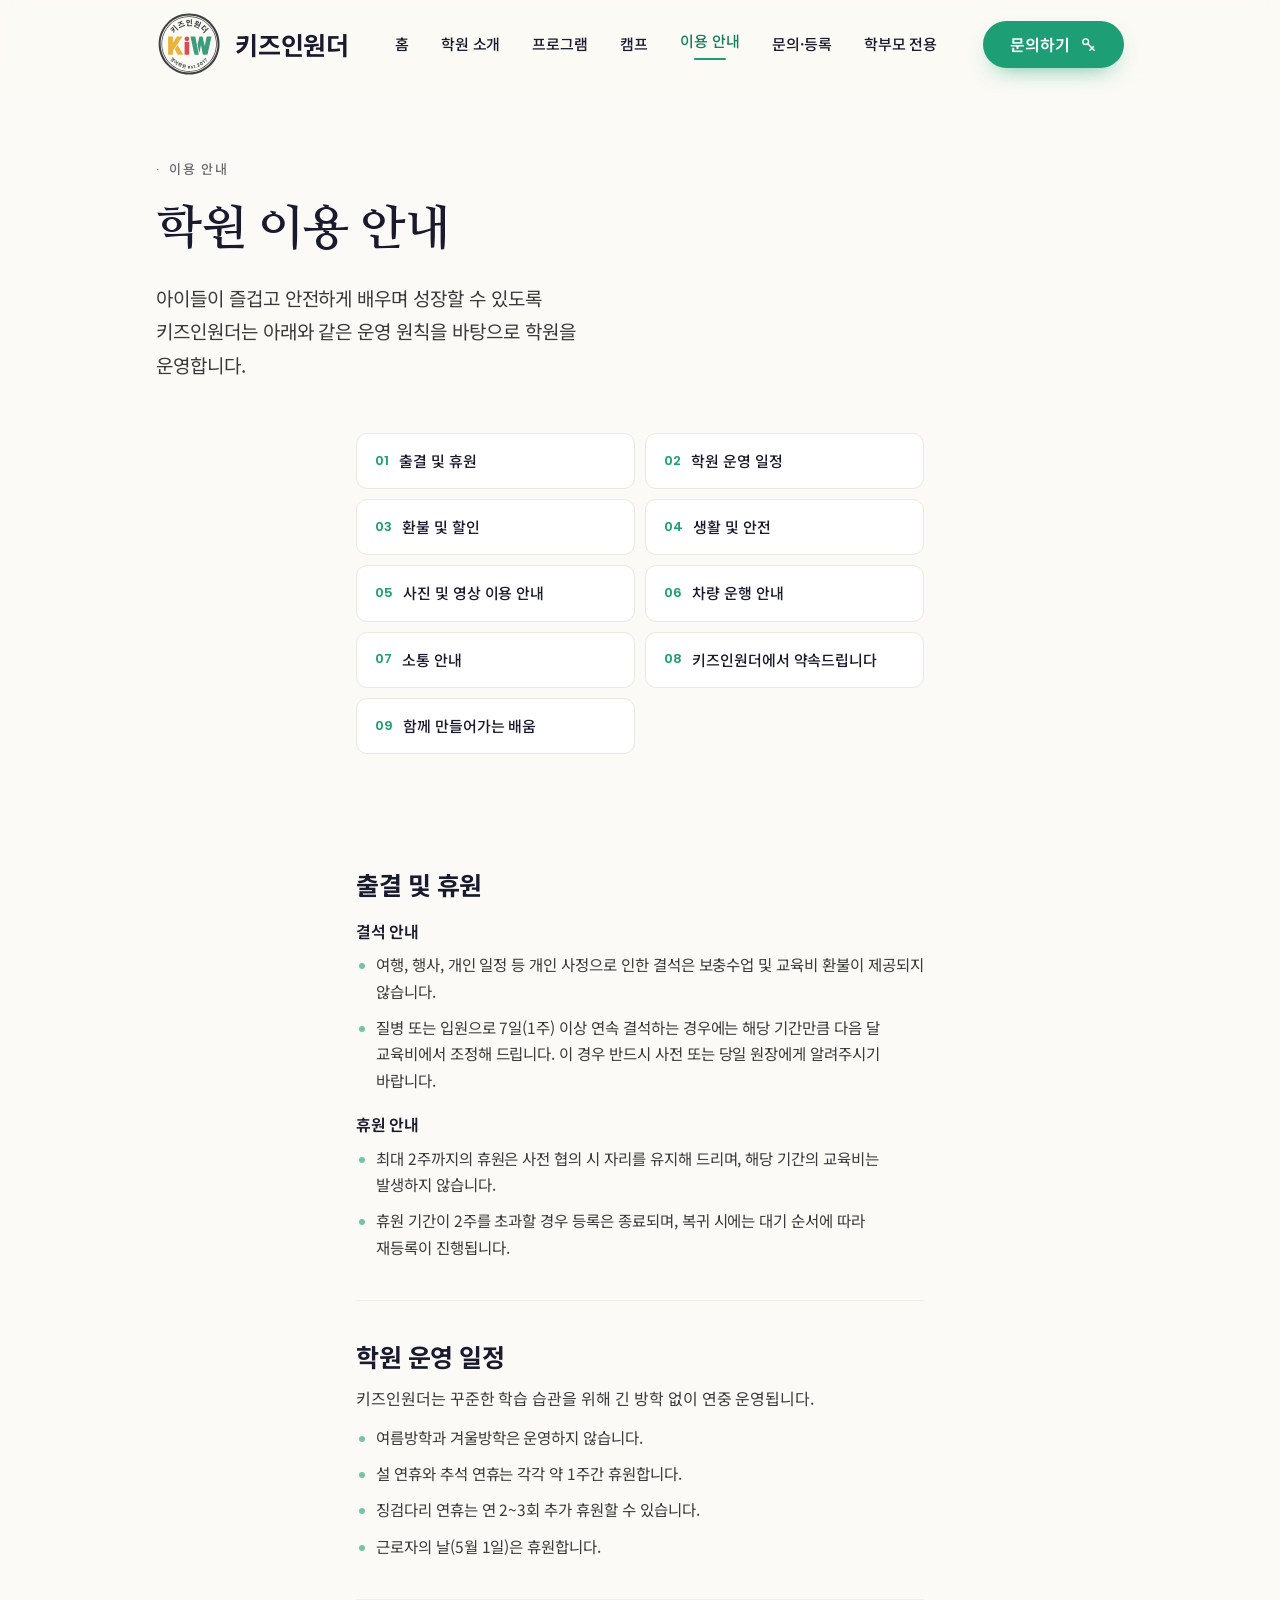
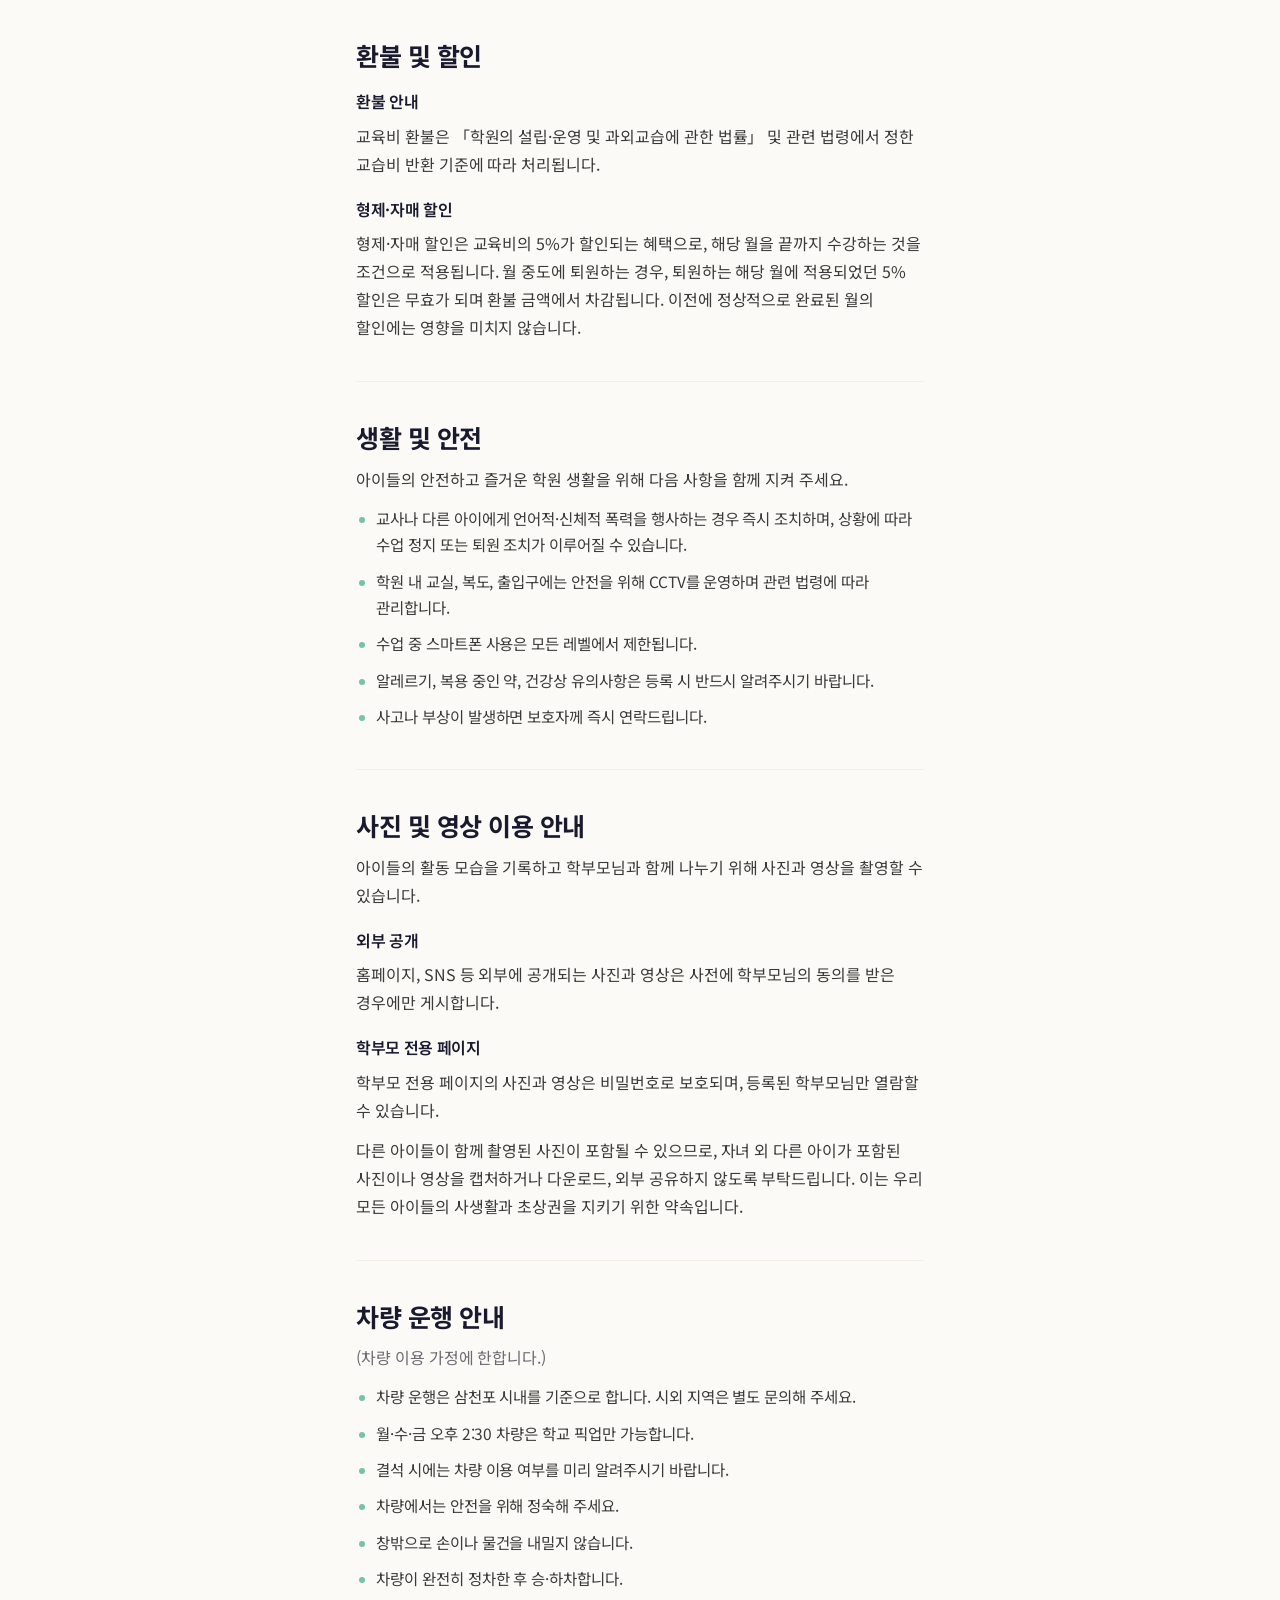
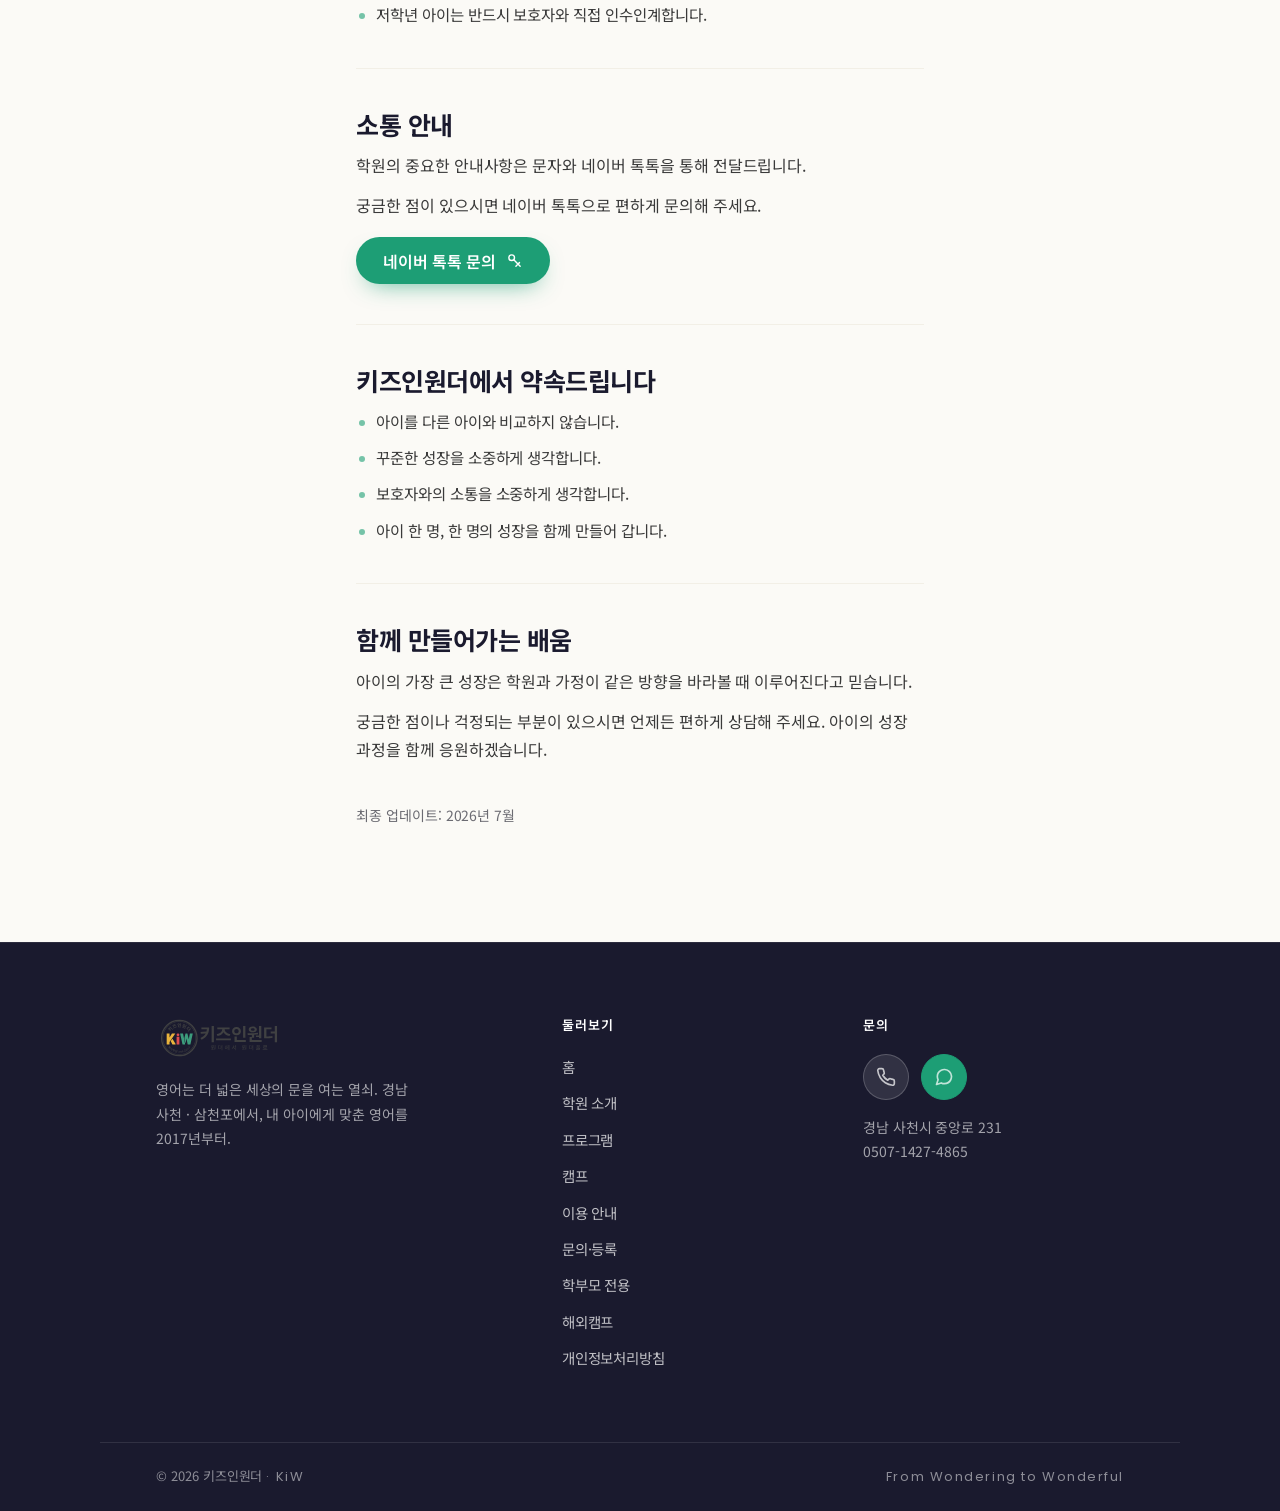
<file: policies.html>
<!DOCTYPE html>
<html lang="ko">
<head>
<meta charset="UTF-8">
<meta name="viewport" content="width=device-width, initial-scale=1">
<title>학원 이용 안내 | 키즈인원더</title>
<meta name="description" content="키즈인원더 학원 이용 안내 — 출결·휴원, 운영 일정, 환불 및 할인, 생활 및 안전, 사진·영상 이용, 차량 운행, 소통 안내 등.">
<meta property="og:title" content="학원 이용 안내 | 키즈인원더">
<meta property="og:description" content="출결·휴원, 운영 일정, 환불 및 할인, 생활 및 안전 등 학원 이용 안내.">
<meta property="og:type" content="website">
<meta property="og:locale" content="ko_KR">
<meta property="og:image" content="assets/logo-stacked.png">
<link rel="icon" type="image/svg+xml" href="assets/logo-badge.svg">
<link rel="apple-touch-icon" href="assets/logo-badge.png">
<link rel="preconnect" href="https://fonts.googleapis.com">
<link rel="preconnect" href="https://fonts.gstatic.com" crossorigin>
<link href="https://fonts.googleapis.com/css2?family=Noto+Sans+KR:wght@400;500;600;700&family=Nanum+Myeongjo:wght@700;800&family=Poppins:wght@400;500;600&display=swap" rel="stylesheet">
<link rel="stylesheet" href="css/styles.css?v=15">
</head>
<body>
<a class="skip-link" href="#main">본문 바로가기</a>

<header class="site-header">
  <div class="wrap nav">
    <a class="brand" href="index.html" aria-label="키즈인원더 홈">
      <img src="assets/logo-badge.svg" alt="키즈인원더 로고" width="66" height="66">
      <span class="brand-text"><span class="ko">키즈인원더</span></span>
    </a>
    <nav class="nav-links" aria-label="주요 메뉴">
      <a href="index.html">홈</a>
      <a href="about.html">학원 소개</a>
      <a href="programs.html">프로그램</a>
      <a href="camp.html">캠프</a>
      <a href="policies.html" aria-current="page">이용 안내</a>
      <a href="registration.html">문의·등록</a>
      <a href="parent.html">학부모 전용</a>
    </nav>
    <a class="btn btn-primary nav-cta" href="https://talk.naver.com/WC5WLE" target="_blank" rel="noopener">
      문의하기
      <svg class="key-ico" width="18" height="18" viewBox="0 0 24 24" fill="none" stroke="currentColor" stroke-width="2" stroke-linecap="round" stroke-linejoin="round" aria-hidden="true"><circle cx="8" cy="8" r="4"/><path d="M11 11l9 9"/><path d="M17 17l2-2"/><path d="M14 20l2-2"/></svg>
    </a>
    <button class="nav-toggle" aria-label="메뉴 열기" aria-expanded="false" aria-controls="mobile-menu"><span></span><span></span><span></span></button>
  </div>
  <div class="mobile-menu" id="mobile-menu"><div>
    <nav aria-label="모바일 메뉴">
      <a href="index.html">홈</a>
      <a href="about.html">학원 소개</a>
      <a href="programs.html">프로그램</a>
      <a href="camp.html">캠프</a>
      <a href="policies.html" aria-current="page">이용 안내</a>
      <a href="registration.html">문의·등록</a>
      <a href="parent.html">학부모 전용</a>
      <a class="btn btn-primary" href="https://talk.naver.com/WC5WLE" target="_blank" rel="noopener">문의하기</a>
    </nav>
  </div></div>
</header>

<main id="main">

  <section class="page-hero">
    <div class="wrap">
      <p class="eyebrow io"><span class="dot">·</span> 이용 안내</p>
      <h1 class="io">학원 이용 안내</h1>
      <p class="lede io">아이들이 즐겁고 안전하게 배우며 성장할 수 있도록 키즈인원더는 아래와 같은 운영 원칙을 바탕으로 학원을 운영합니다.</p>
    </div>
  </section>

  <!-- 최종 본문 반영됨 (KiW_학원이용안내_policy_page.md · 2026-07).
       담당자용 내부 메모('공개 페이지에 포함하지 말 것')는 지침대로 제외함. -->

  <!-- 안내 + 목차 -->
  <section class="section" style="padding-top:0">
    <div class="wrap" style="max-width:var(--maxw-prose)">
      <ul class="toc io">
        <li><a href="#attendance"><span class="idx">01</span> 출결 및 휴원</a></li>
        <li><a href="#schedule"><span class="idx">02</span> 학원 운영 일정</a></li>
        <li><a href="#refund"><span class="idx">03</span> 환불 및 할인</a></li>
        <li><a href="#safety"><span class="idx">04</span> 생활 및 안전</a></li>
        <li><a href="#media"><span class="idx">05</span> 사진 및 영상 이용 안내</a></li>
        <li><a href="#transport"><span class="idx">06</span> 차량 운행 안내</a></li>
        <li><a href="#contact"><span class="idx">07</span> 소통 안내</a></li>
        <li><a href="#promise"><span class="idx">08</span> 키즈인원더에서 약속드립니다</a></li>
        <li><a href="#together"><span class="idx">09</span> 함께 만들어가는 배움</a></li>
      </ul>
    </div>
  </section>

  <section class="section" style="padding-top:0">
    <div class="wrap" style="max-width:var(--maxw-prose)">

      <div class="policy io" id="attendance">
        <h2>출결 및 휴원</h2>
        <h3>결석 안내</h3>
        <ul class="policy-list">
          <li>여행, 행사, 개인 일정 등 개인 사정으로 인한 결석은 보충수업 및 교육비 환불이 제공되지 않습니다.</li>
          <li>질병 또는 입원으로 7일(1주) 이상 연속 결석하는 경우에는 해당 기간만큼 다음 달 교육비에서 조정해 드립니다. 이 경우 반드시 사전 또는 당일 원장에게 알려주시기 바랍니다.</li>
        </ul>
        <h3>휴원 안내</h3>
        <ul class="policy-list">
          <li>최대 2주까지의 휴원은 사전 협의 시 자리를 유지해 드리며, 해당 기간의 교육비는 발생하지 않습니다.</li>
          <li>휴원 기간이 2주를 초과할 경우 등록은 종료되며, 복귀 시에는 대기 순서에 따라 재등록이 진행됩니다.</li>
        </ul>
      </div>

      <div class="policy io" id="schedule">
        <h2>학원 운영 일정</h2>
        <p>키즈인원더는 꾸준한 학습 습관을 위해 긴 방학 없이 연중 운영됩니다.</p>
        <ul class="policy-list">
          <li>여름방학과 겨울방학은 운영하지 않습니다.</li>
          <li>설 연휴와 추석 연휴는 각각 약 1주간 휴원합니다.</li>
          <li>징검다리 연휴는 연 2~3회 추가 휴원할 수 있습니다.</li>
          <li>근로자의 날(5월 1일)은 휴원합니다.</li>
        </ul>
      </div>

      <div class="policy io" id="refund">
        <h2>환불 및 할인</h2>
        <h3>환불 안내</h3>
        <p>교육비 환불은 「학원의 설립·운영 및 과외교습에 관한 법률」 및 관련 법령에서 정한 교습비 반환 기준에 따라 처리됩니다.</p>
        <h3>형제·자매 할인</h3>
        <p>형제·자매 할인은 교육비의 5%가 할인되는 혜택으로, 해당 월을 끝까지 수강하는 것을 조건으로 적용됩니다. 월 중도에 퇴원하는 경우, 퇴원하는 해당 월에 적용되었던 5% 할인은 무효가 되며 환불 금액에서 차감됩니다. 이전에 정상적으로 완료된 월의 할인에는 영향을 미치지 않습니다.</p>
      </div>

      <div class="policy io" id="safety">
        <h2>생활 및 안전</h2>
        <p>아이들의 안전하고 즐거운 학원 생활을 위해 다음 사항을 함께 지켜 주세요.</p>
        <ul class="policy-list">
          <li>교사나 다른 아이에게 언어적·신체적 폭력을 행사하는 경우 즉시 조치하며, 상황에 따라 수업 정지 또는 퇴원 조치가 이루어질 수 있습니다.</li>
          <li>학원 내 교실, 복도, 출입구에는 안전을 위해 CCTV를 운영하며 관련 법령에 따라 관리합니다.</li>
          <li>수업 중 스마트폰 사용은 모든 레벨에서 제한됩니다.</li>
          <li>알레르기, 복용 중인 약, 건강상 유의사항은 등록 시 반드시 알려주시기 바랍니다.</li>
          <li>사고나 부상이 발생하면 보호자께 즉시 연락드립니다.</li>
        </ul>
      </div>

      <div class="policy io" id="media">
        <h2>사진 및 영상 이용 안내</h2>
        <p>아이들의 활동 모습을 기록하고 학부모님과 함께 나누기 위해 사진과 영상을 촬영할 수 있습니다.</p>
        <h3>외부 공개</h3>
        <p>홈페이지, SNS 등 외부에 공개되는 사진과 영상은 사전에 학부모님의 동의를 받은 경우에만 게시합니다.</p>
        <h3>학부모 전용 페이지</h3>
        <p>학부모 전용 페이지의 사진과 영상은 비밀번호로 보호되며, 등록된 학부모님만 열람할 수 있습니다.</p>
        <p>다른 아이들이 함께 촬영된 사진이 포함될 수 있으므로, 자녀 외 다른 아이가 포함된 사진이나 영상을 캡처하거나 다운로드, 외부 공유하지 않도록 부탁드립니다. 이는 우리 모든 아이들의 사생활과 초상권을 지키기 위한 약속입니다.</p>
      </div>

      <div class="policy io" id="transport">
        <h2>차량 운행 안내</h2>
        <p class="small">(차량 이용 가정에 한합니다.)</p>
        <ul class="policy-list">
          <li>차량 운행은 삼천포 시내를 기준으로 합니다. 시외 지역은 별도 문의해 주세요.</li>
          <li>월·수·금 오후 2:30 차량은 학교 픽업만 가능합니다.</li>
          <li>결석 시에는 차량 이용 여부를 미리 알려주시기 바랍니다.</li>
          <li>차량에서는 안전을 위해 정숙해 주세요.</li>
          <li>창밖으로 손이나 물건을 내밀지 않습니다.</li>
          <li>차량이 완전히 정차한 후 승·하차합니다.</li>
          <li>저학년 아이는 반드시 보호자와 직접 인수인계합니다.</li>
        </ul>
      </div>

      <div class="policy io" id="contact">
        <h2>소통 안내</h2>
        <p>학원의 중요한 안내사항은 문자와 네이버 톡톡을 통해 전달드립니다.</p>
        <p>궁금한 점이 있으시면 네이버 톡톡으로 편하게 문의해 주세요.</p>
        <div class="hero-actions" style="margin-top:18px">
          <a class="btn btn-primary" href="https://talk.naver.com/WC5WLE" target="_blank" rel="noopener">
            네이버 톡톡 문의
            <svg class="key-ico" width="18" height="18" viewBox="0 0 24 24" fill="none" stroke="currentColor" stroke-width="2" stroke-linecap="round" stroke-linejoin="round" aria-hidden="true"><circle cx="8" cy="8" r="4"/><path d="M11 11l9 9"/><path d="M17 17l2-2"/><path d="M14 20l2-2"/></svg>
          </a>
        </div>
      </div>

      <div class="policy io" id="promise">
        <h2>키즈인원더에서 약속드립니다</h2>
        <ul class="policy-list">
          <li>아이를 다른 아이와 비교하지 않습니다.</li>
          <li>꾸준한 성장을 소중하게 생각합니다.</li>
          <li>보호자와의 소통을 소중하게 생각합니다.</li>
          <li>아이 한 명, 한 명의 성장을 함께 만들어 갑니다.</li>
        </ul>
      </div>

      <div class="policy io" id="together">
        <h2>함께 만들어가는 배움</h2>
        <p>아이의 가장 큰 성장은 학원과 가정이 같은 방향을 바라볼 때 이루어진다고 믿습니다.</p>
        <p>궁금한 점이나 걱정되는 부분이 있으시면 언제든 편하게 상담해 주세요. 아이의 성장 과정을 함께 응원하겠습니다.</p>
      </div>

      <p class="small io" style="margin-top:40px">최종 업데이트: 2026년 7월</p>

    </div>
  </section>

</main>

<footer class="site-footer">
  <div class="wrap footer-grid">
    <div class="footer-brand">
      <img src="assets/logo-horizontal.svg" alt="키즈인원더 — 원더에서 원더풀로">
      <p>영어는 더 넓은 세상의 문을 여는 열쇠. 경남 사천 · 삼천포에서, 내 아이에게 맞춘 영어를 2017년부터.</p>
    </div>
    <div class="footer-col">
      <h4>둘러보기</h4>
      <ul>
        <li><a href="index.html">홈</a></li>
        <li><a href="about.html">학원 소개</a></li>
        <li><a href="programs.html">프로그램</a></li>
        <li><a href="camp.html">캠프</a></li>
        <li><a href="policies.html">이용 안내</a></li>
        <li><a href="registration.html">문의·등록</a></li>
        <li><a href="parent.html">학부모 전용</a></li>
        <li><a href="trips.html">해외캠프</a></li>
        <li><a href="privacy.html">개인정보처리방침</a></li>
      </ul>
    </div>
    <div class="footer-col">
      <h4>문의</h4>
      <div class="footer-icons">
        <a class="ficon" href="tel:0507-1427-4865" aria-label="전화 걸기 0507-1427-4865" title="전화 0507-1427-4865">
          <svg viewBox="0 0 24 24" fill="none" stroke="currentColor" stroke-width="2" stroke-linecap="round" stroke-linejoin="round" aria-hidden="true"><path d="M22 16.92v3a2 2 0 0 1-2.18 2 19.79 19.79 0 0 1-8.63-3.07 19.5 19.5 0 0 1-6-6 19.79 19.79 0 0 1-3.07-8.67A2 2 0 0 1 4.11 2h3a2 2 0 0 1 2 1.72c.13.96.36 1.9.7 2.81a2 2 0 0 1-.45 2.11L8.09 9.91a16 16 0 0 0 6 6l1.27-1.27a2 2 0 0 1 2.11-.45c.91.34 1.85.57 2.81.7A2 2 0 0 1 22 16.92z"/></svg>
        </a>
        <a class="ficon talk" href="https://talk.naver.com/WC5WLE" target="_blank" rel="noopener" aria-label="네이버 톡톡 문의" title="네이버 톡톡 문의">
          <svg viewBox="0 0 24 24" fill="none" stroke="currentColor" stroke-width="2" stroke-linecap="round" stroke-linejoin="round" aria-hidden="true"><path d="M21 11.5a8.38 8.38 0 0 1-.9 3.8 8.5 8.5 0 0 1-7.6 4.7 8.38 8.38 0 0 1-3.8-.9L3 21l1.9-5.7a8.38 8.38 0 0 1-.9-3.8 8.5 8.5 0 0 1 4.7-7.6 8.38 8.38 0 0 1 3.8-.9h.5a8.48 8.48 0 0 1 8 8v.5z"/></svg>
        </a>
      </div>
      <p class="footer-addr">경남 사천시 중앙로 231<br>0507-1427-4865</p>
    </div>
  </div>
  <div class="wrap footer-bottom">
    <p>© <span data-year>2026</span> 키즈인원더 <span class="en">· KiW</span></p>
    <p class="en">From Wondering to Wonderful</p>
  </div>
</footer>

<script src="js/main.js"></script>
</body>
</html>
</file>
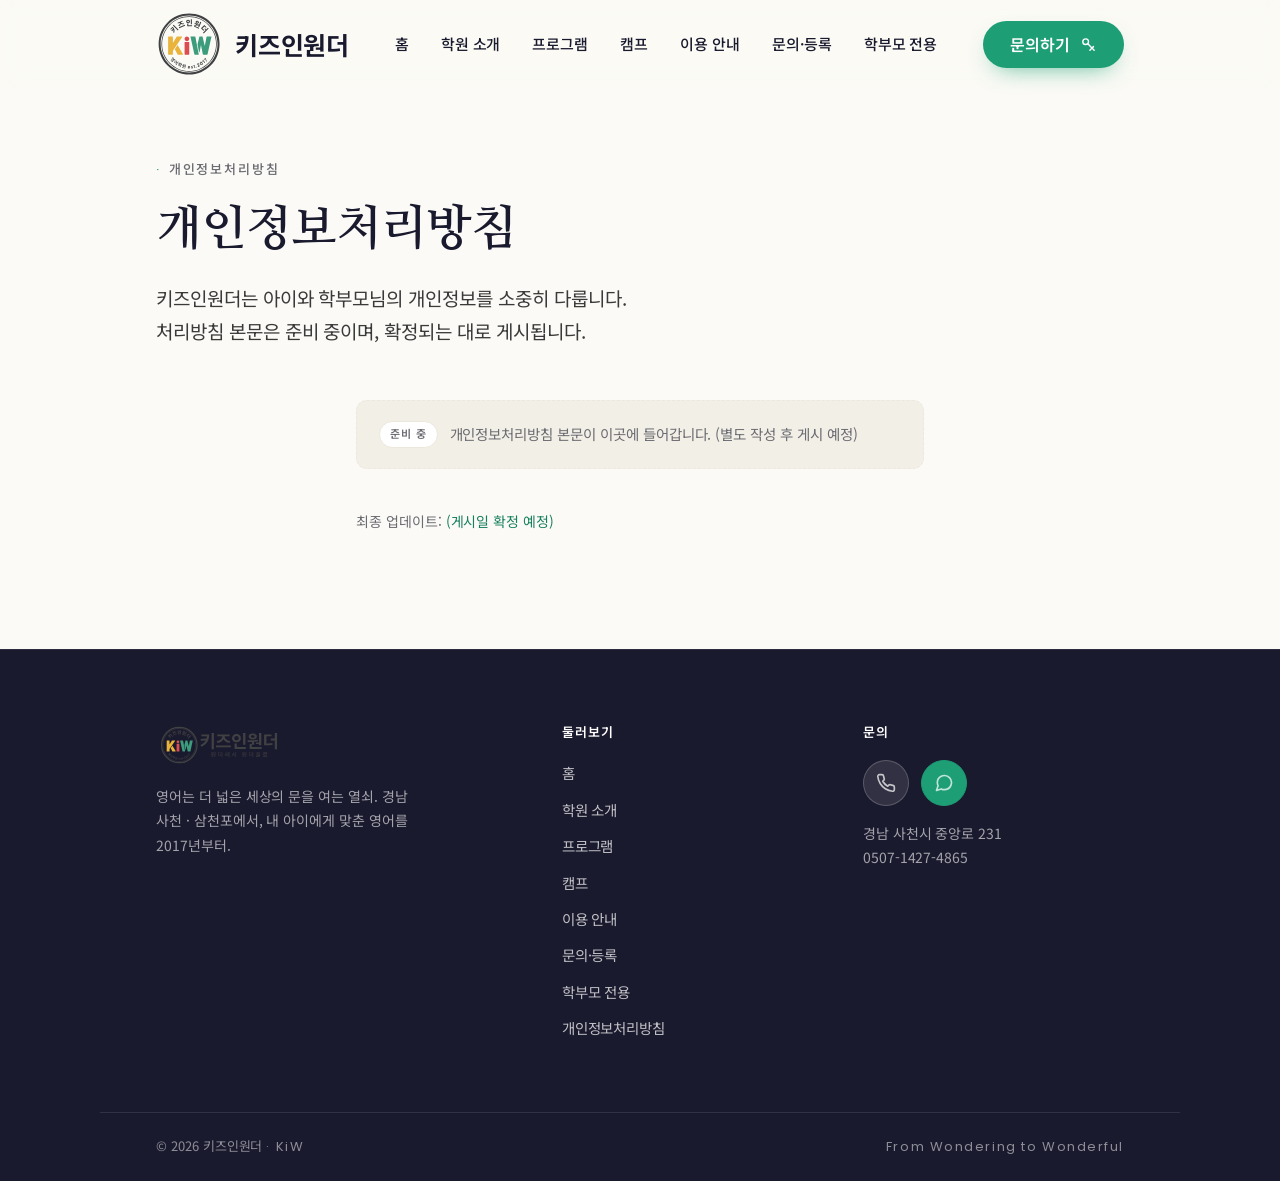
<file: privacy.html>
<!DOCTYPE html>
<html lang="ko">
<head>
<meta charset="UTF-8">
<meta name="viewport" content="width=device-width, initial-scale=1">
<title>개인정보처리방침 | 키즈인원더</title>
<meta name="description" content="키즈인원더 개인정보처리방침.">
<meta property="og:title" content="개인정보처리방침 | 키즈인원더">
<meta property="og:description" content="키즈인원더 개인정보처리방침.">
<meta property="og:type" content="website">
<meta property="og:locale" content="ko_KR">
<meta property="og:image" content="assets/logo-stacked.png">
<link rel="icon" type="image/svg+xml" href="assets/logo-badge.svg">
<link rel="apple-touch-icon" href="assets/logo-badge.png">
<link rel="preconnect" href="https://fonts.googleapis.com">
<link rel="preconnect" href="https://fonts.gstatic.com" crossorigin>
<link href="https://fonts.googleapis.com/css2?family=Noto+Sans+KR:wght@400;500;600;700&family=Nanum+Myeongjo:wght@700;800&family=Poppins:wght@400;500;600&display=swap" rel="stylesheet">
<link rel="stylesheet" href="css/styles.css?v=9">
</head>
<body>
<a class="skip-link" href="#main">본문 바로가기</a>

<header class="site-header">
  <div class="wrap nav">
    <a class="brand" href="index.html" aria-label="키즈인원더 홈">
      <img src="assets/logo-badge.svg" alt="키즈인원더 로고" width="66" height="66">
      <span class="brand-text"><span class="ko">키즈인원더</span></span>
    </a>
    <nav class="nav-links" aria-label="주요 메뉴">
      <a href="index.html">홈</a>
      <a href="about.html">학원 소개</a>
      <a href="programs.html">프로그램</a>
      <a href="camp.html">캠프</a>
      <a href="policies.html">이용 안내</a>
      <a href="registration.html">문의·등록</a>
      <a href="parent.html">학부모 전용</a>
    </nav>
    <a class="btn btn-primary nav-cta" href="https://talk.naver.com/WC5WLE" target="_blank" rel="noopener">
      문의하기
      <svg class="key-ico" width="18" height="18" viewBox="0 0 24 24" fill="none" stroke="currentColor" stroke-width="2" stroke-linecap="round" stroke-linejoin="round" aria-hidden="true"><circle cx="8" cy="8" r="4"/><path d="M11 11l9 9"/><path d="M17 17l2-2"/><path d="M14 20l2-2"/></svg>
    </a>
    <button class="nav-toggle" aria-label="메뉴 열기" aria-expanded="false" aria-controls="mobile-menu"><span></span><span></span><span></span></button>
  </div>
  <div class="mobile-menu" id="mobile-menu"><div>
    <nav aria-label="모바일 메뉴">
      <a href="index.html">홈</a>
      <a href="about.html">학원 소개</a>
      <a href="programs.html">프로그램</a>
      <a href="camp.html">캠프</a>
      <a href="policies.html">이용 안내</a>
      <a href="registration.html">문의·등록</a>
      <a href="parent.html">학부모 전용</a>
      <a href="privacy.html" aria-current="page">개인정보처리방침</a>
      <a class="btn btn-primary" href="https://talk.naver.com/WC5WLE" target="_blank" rel="noopener">문의하기</a>
    </nav>
  </div></div>
</header>

<main id="main">

  <section class="page-hero">
    <div class="wrap">
      <p class="eyebrow io"><span class="dot">·</span> 개인정보처리방침</p>
      <h1 class="io">개인정보처리방침</h1>
      <!-- TODO(리드문): 최종 문구 별도 제공 예정. 아래는 임시 안내문. -->
      <p class="lede io">키즈인원더는 아이와 학부모님의 개인정보를 소중히 다룹니다. 처리방침 본문은 준비 중이며, 확정되는 대로 게시됩니다.</p>
    </div>
  </section>

  <!-- ============================================================
       SCAFFOLD ONLY — 본문 없음. 실제 개인정보처리방침 문구는 별도 작성/제공.
       ⚠ 본문은 등록 흐름(문의·등록 = 네이버 톡톡)에서 실제 수집하는 개인정보에 맞춰 작성해야 함.
          (현재 사이트 자체는 온라인 폼이 없어 웹사이트에서 직접 수집·저장하는 개인정보가 없음 —
           개인정보 입력·전달은 네이버 톡톡 대화 내에서 이루어짐. 요약 보고서 참고.)
       임의 작성 금지.
       ============================================================ -->
  <section class="section" style="padding-top:0">
    <div class="wrap" style="max-width:var(--maxw-prose)">
      <div class="placeholder"><span class="tag">준비 중</span><span>개인정보처리방침 본문이 이곳에 들어갑니다. (별도 작성 후 게시 예정)</span></div>
      <!-- TODO(날짜): 시행일/최종 업데이트일로 교체. 임의 작성 금지. -->
      <p class="small io" style="margin-top:40px">최종 업데이트: <span class="text-teal">(게시일 확정 예정)</span></p>
    </div>
  </section>

</main>

<footer class="site-footer">
  <div class="wrap footer-grid">
    <div class="footer-brand">
      <img src="assets/logo-horizontal.svg" alt="키즈인원더 — 원더에서 원더풀로">
      <p>영어는 더 넓은 세상의 문을 여는 열쇠. 경남 사천 · 삼천포에서, 내 아이에게 맞춘 영어를 2017년부터.</p>
    </div>
    <div class="footer-col">
      <h4>둘러보기</h4>
      <ul>
        <li><a href="index.html">홈</a></li>
        <li><a href="about.html">학원 소개</a></li>
        <li><a href="programs.html">프로그램</a></li>
        <li><a href="camp.html">캠프</a></li>
        <li><a href="policies.html">이용 안내</a></li>
        <li><a href="registration.html">문의·등록</a></li>
        <li><a href="parent.html">학부모 전용</a></li>
        <li><a href="privacy.html" aria-current="page">개인정보처리방침</a></li>
      </ul>
    </div>
    <div class="footer-col">
      <h4>문의</h4>
      <div class="footer-icons">
        <a class="ficon" href="tel:0507-1427-4865" aria-label="전화 걸기 0507-1427-4865" title="전화 0507-1427-4865">
          <svg viewBox="0 0 24 24" fill="none" stroke="currentColor" stroke-width="2" stroke-linecap="round" stroke-linejoin="round" aria-hidden="true"><path d="M22 16.92v3a2 2 0 0 1-2.18 2 19.79 19.79 0 0 1-8.63-3.07 19.5 19.5 0 0 1-6-6 19.79 19.79 0 0 1-3.07-8.67A2 2 0 0 1 4.11 2h3a2 2 0 0 1 2 1.72c.13.96.36 1.9.7 2.81a2 2 0 0 1-.45 2.11L8.09 9.91a16 16 0 0 0 6 6l1.27-1.27a2 2 0 0 1 2.11-.45c.91.34 1.85.57 2.81.7A2 2 0 0 1 22 16.92z"/></svg>
        </a>
        <a class="ficon talk" href="https://talk.naver.com/WC5WLE" target="_blank" rel="noopener" aria-label="네이버 톡톡 문의" title="네이버 톡톡 문의">
          <svg viewBox="0 0 24 24" fill="none" stroke="currentColor" stroke-width="2" stroke-linecap="round" stroke-linejoin="round" aria-hidden="true"><path d="M21 11.5a8.38 8.38 0 0 1-.9 3.8 8.5 8.5 0 0 1-7.6 4.7 8.38 8.38 0 0 1-3.8-.9L3 21l1.9-5.7a8.38 8.38 0 0 1-.9-3.8 8.5 8.5 0 0 1 4.7-7.6 8.38 8.38 0 0 1 3.8-.9h.5a8.48 8.48 0 0 1 8 8v.5z"/></svg>
        </a>
      </div>
      <p class="footer-addr">경남 사천시 중앙로 231<br>0507-1427-4865</p>
    </div>
  </div>
  <div class="wrap footer-bottom">
    <p>© <span data-year>2026</span> 키즈인원더 <span class="en">· KiW</span></p>
    <p class="en">From Wondering to Wonderful</p>
  </div>
</footer>

<script src="js/main.js"></script>
</body>
</html>
</file>
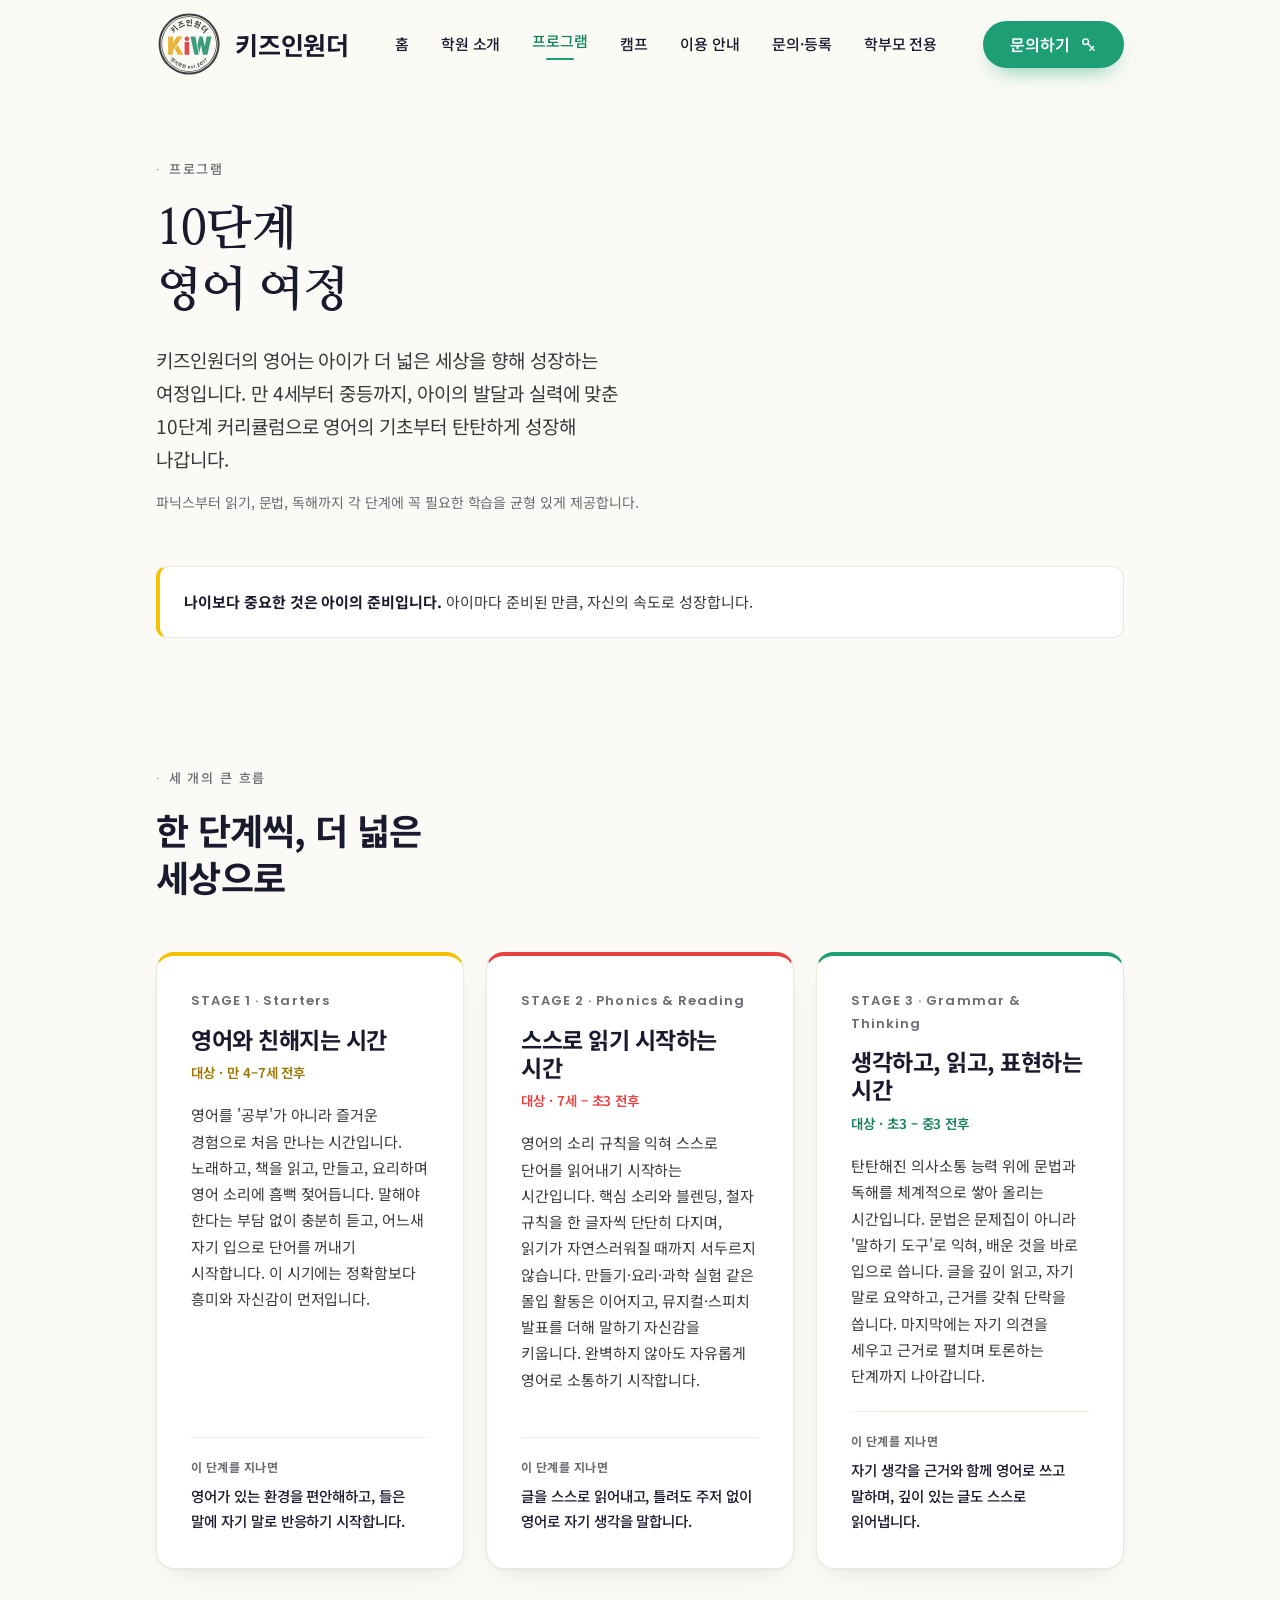
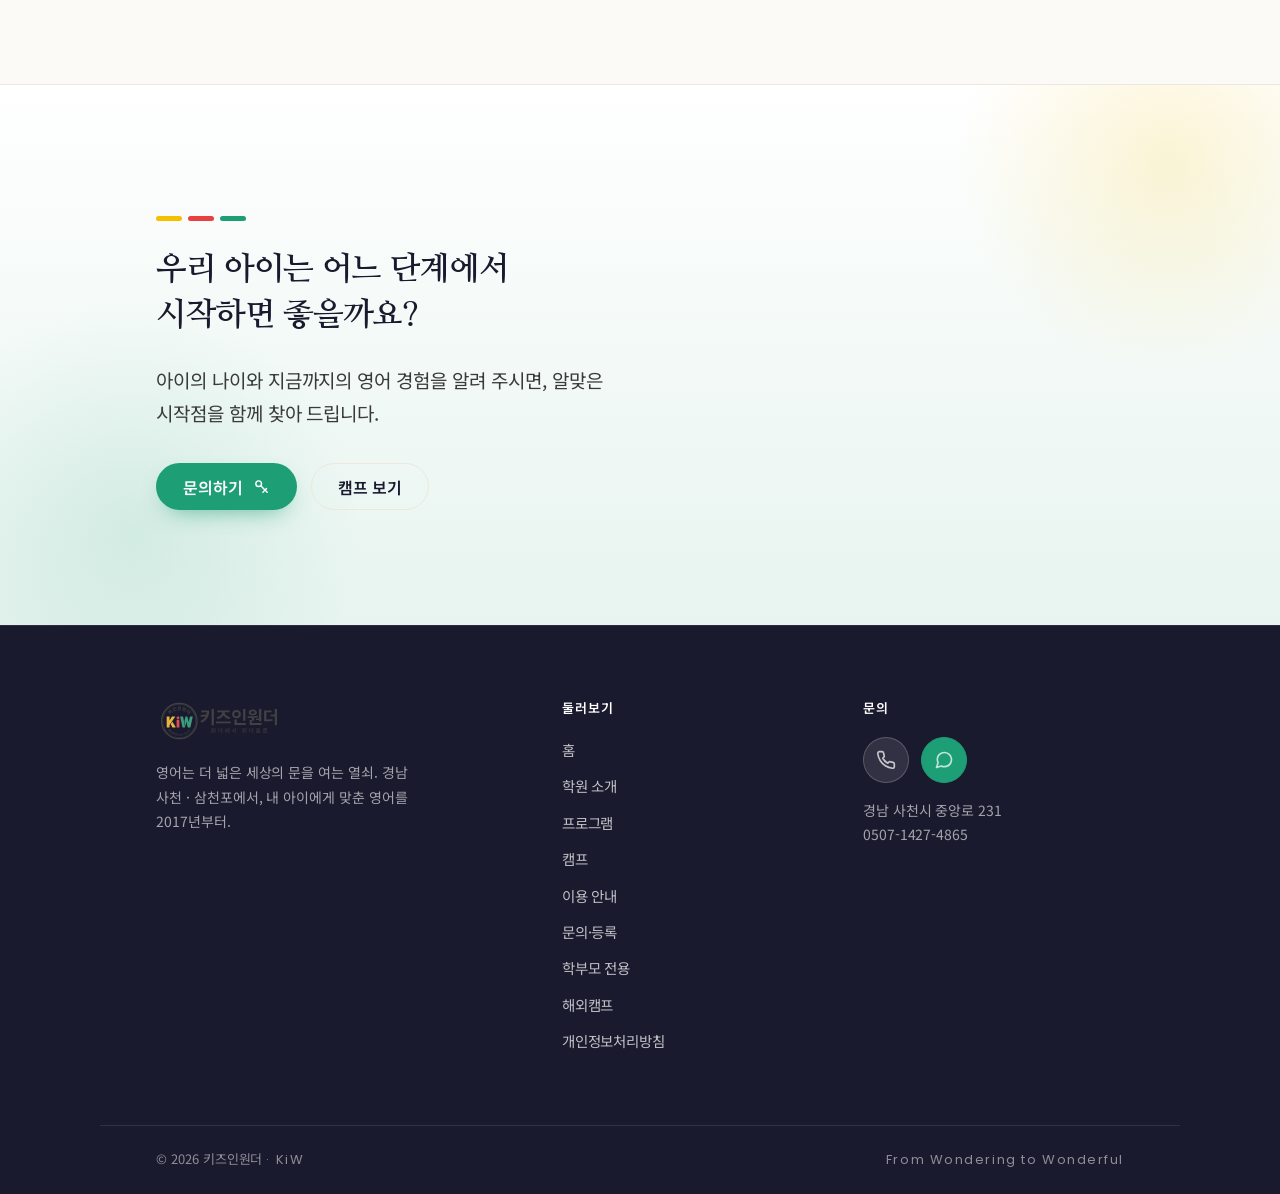
<file: programs.html>
<!DOCTYPE html>
<html lang="ko">
<head>
<meta charset="UTF-8">
<meta name="viewport" content="width=device-width, initial-scale=1">
<title>프로그램 | 키즈인원더</title>
<meta name="description" content="키즈인원더의 자체 개발 10단계 영어 커리큘럼. 만 4세부터 중등 3학년까지, 아이마다 제 속도로 읽고 생각하고 말하는 영어로 성장합니다.">
<meta property="og:title" content="프로그램 | 키즈인원더">
<meta property="og:description" content="자체 10단계 영어 여정 — 만 4세부터 중3까지.">
<meta property="og:type" content="website">
<meta property="og:locale" content="ko_KR">
<meta property="og:image" content="assets/logo-stacked.png">
<link rel="icon" type="image/svg+xml" href="assets/logo-badge.svg">
<link rel="apple-touch-icon" href="assets/logo-badge.png">
<link rel="preconnect" href="https://fonts.googleapis.com">
<link rel="preconnect" href="https://fonts.gstatic.com" crossorigin>
<link href="https://fonts.googleapis.com/css2?family=Noto+Sans+KR:wght@400;500;600;700&family=Nanum+Myeongjo:wght@700;800&family=Poppins:wght@400;500;600&display=swap" rel="stylesheet">
<link rel="stylesheet" href="css/styles.css?v=15">
</head>
<body>
<a class="skip-link" href="#main">본문 바로가기</a>

<header class="site-header">
  <div class="wrap nav">
    <a class="brand" href="index.html" aria-label="키즈인원더 홈">
      <img src="assets/logo-badge.svg" alt="키즈인원더 로고" width="66" height="66">
      <span class="brand-text"><span class="ko">키즈인원더</span></span>
    </a>
    <nav class="nav-links" aria-label="주요 메뉴">
      <a href="index.html">홈</a>
      <a href="about.html">학원 소개</a>
      <a href="programs.html" aria-current="page">프로그램</a>
      <a href="camp.html">캠프</a>
      <a href="policies.html">이용 안내</a>
      <a href="registration.html">문의·등록</a>
      <a href="parent.html">학부모 전용</a>
    </nav>
    <a class="btn btn-primary nav-cta" href="https://talk.naver.com/WC5WLE" target="_blank" rel="noopener">
      문의하기
      <svg class="key-ico" width="18" height="18" viewBox="0 0 24 24" fill="none" stroke="currentColor" stroke-width="2" stroke-linecap="round" stroke-linejoin="round" aria-hidden="true"><circle cx="8" cy="8" r="4"/><path d="M11 11l9 9"/><path d="M17 17l2-2"/><path d="M14 20l2-2"/></svg>
    </a>
    <button class="nav-toggle" aria-label="메뉴 열기" aria-expanded="false" aria-controls="mobile-menu"><span></span><span></span><span></span></button>
  </div>
  <div class="mobile-menu" id="mobile-menu"><div>
    <nav aria-label="모바일 메뉴">
      <a href="index.html">홈</a>
      <a href="about.html">학원 소개</a>
      <a href="programs.html" aria-current="page">프로그램</a>
      <a href="camp.html">캠프</a>
      <a href="policies.html">이용 안내</a>
      <a href="registration.html">문의·등록</a>
      <a href="parent.html">학부모 전용</a>
      <a class="btn btn-primary" href="https://talk.naver.com/WC5WLE" target="_blank" rel="noopener">문의하기</a>
    </nav>
  </div></div>
</header>

<main id="main">

  <section class="page-hero">
    <div class="wrap">
      <p class="eyebrow io"><span class="dot">·</span> 프로그램</p>
      <h1 class="io">10단계<br>영어 여정</h1>
      <p class="lede io">키즈인원더의 영어는 아이가 더 넓은 세상을 향해 성장하는 여정입니다. 만 4세부터 중등까지, 아이의 발달과 실력에 맞춘 10단계 커리큘럼으로 영어의 기초부터 탄탄하게 성장해 나갑니다.</p>
      <p class="small io" style="margin-top:14px">파닉스부터 읽기, 문법, 독해까지 각 단계에 꼭 필요한 학습을 균형 있게 제공합니다.</p>
    </div>
  </section>

  <!-- AGE = GUIDE, NOT GATE (callout) -->
  <section class="section" style="padding-top:0">
    <div class="wrap">
      <div class="note io">
        <strong>나이보다 중요한 것은 아이의 준비입니다.</strong> 아이마다 준비된 만큼, 자신의 속도로 성장합니다.
      </div>
    </div>
  </section>

  <!-- THREE STAGES -->
  <!-- 공개 3단계 = 내부 10단계의 큰 흐름. 내부 매핑(비공개): Stage1=Starters 1–2 / Stage2=Level 1–3 / Stage3=Intro~G&S 4.
       단계 카드 색(gold→red→teal)은 로고 컬러 의미와 무관한 디자인 판단. -->
  <section class="section" style="padding-top:0">
    <div class="wrap">
      <div class="section-head io">
        <p class="eyebrow"><span class="dot">·</span> 세 개의 큰 흐름</p>
        <h2 class="h-section">한 단계씩, 더 넓은 세상으로</h2>
      </div>

      <div class="stages">
        <article class="stage g io">
          <p class="stage-num">STAGE 1 · Starters</p>
          <h3>영어와 친해지는 시간</h3>
          <p class="stage-age">대상 · 만 4–7세 전후</p>
          <p class="stage-body">영어를 '공부'가 아니라 즐거운 경험으로 처음 만나는 시간입니다. 노래하고, 책을 읽고, 만들고, 요리하며 영어 소리에 흠뻑 젖어듭니다. 말해야 한다는 부담 없이 충분히 듣고, 어느새 자기 입으로 단어를 꺼내기 시작합니다. 이 시기에는 정확함보다 흥미와 자신감이 먼저입니다.</p>
          <div class="stage-outcome">
            <span class="lbl">이 단계를 지나면</span>
            <p>영어가 있는 환경을 편안해하고, 들은 말에 자기 말로 반응하기 시작합니다.</p>
          </div>
        </article>

        <article class="stage r io">
          <p class="stage-num">STAGE 2 · Phonics &amp; Reading</p>
          <h3>스스로 읽기 시작하는 시간</h3>
          <p class="stage-age">대상 · 7세 – 초3 전후</p>
          <p class="stage-body">영어의 소리 규칙을 익혀 스스로 단어를 읽어내기 시작하는 시간입니다. 핵심 소리와 블렌딩, 철자 규칙을 한 글자씩 단단히 다지며, 읽기가 자연스러워질 때까지 서두르지 않습니다. 만들기·요리·과학 실험 같은 몰입 활동은 이어지고, 뮤지컬·스피치 발표를 더해 말하기 자신감을 키웁니다. 완벽하지 않아도 자유롭게 영어로 소통하기 시작합니다.</p>
          <div class="stage-outcome">
            <span class="lbl">이 단계를 지나면</span>
            <p>글을 스스로 읽어내고, 틀려도 주저 없이 영어로 자기 생각을 말합니다.</p>
          </div>
        </article>

        <article class="stage io">
          <p class="stage-num">STAGE 3 · Grammar &amp; Thinking</p>
          <h3>생각하고, 읽고, 표현하는 시간</h3>
          <p class="stage-age">대상 · 초3 – 중3 전후</p>
          <p class="stage-body">탄탄해진 의사소통 능력 위에 문법과 독해를 체계적으로 쌓아 올리는 시간입니다. 문법은 문제집이 아니라 '말하기 도구'로 익혀, 배운 것을 바로 입으로 씁니다. 글을 깊이 읽고, 자기 말로 요약하고, 근거를 갖춰 단락을 씁니다. 마지막에는 자기 의견을 세우고 근거로 펼치며 토론하는 단계까지 나아갑니다.</p>
          <div class="stage-outcome">
            <span class="lbl">이 단계를 지나면</span>
            <p>자기 생각을 근거와 함께 영어로 쓰고 말하며, 깊이 있는 글도 스스로 읽어냅니다.</p>
          </div>
        </article>
      </div>
    </div>
  </section>

  <!-- CLOSING -->
  <section class="closing">
    <div class="wrap section">
      <div class="lead-block io">
        <div class="kiw-rule" aria-hidden="true"><span class="g"></span><span class="r"></span><span class="t"></span></div>
        <p class="display mt-s">우리 아이는 어느 단계에서<br>시작하면 좋을까요?</p>
        <p class="lede">아이의 나이와 지금까지의 영어 경험을 알려 주시면, 알맞은 시작점을 함께 찾아 드립니다.</p>
        <div class="hero-actions">
          <a class="btn btn-primary" href="https://talk.naver.com/WC5WLE" target="_blank" rel="noopener">
            문의하기
            <svg class="key-ico" width="18" height="18" viewBox="0 0 24 24" fill="none" stroke="currentColor" stroke-width="2" stroke-linecap="round" stroke-linejoin="round" aria-hidden="true"><circle cx="8" cy="8" r="4"/><path d="M11 11l9 9"/><path d="M17 17l2-2"/><path d="M14 20l2-2"/></svg>
          </a>
          <a class="btn btn-ghost" href="camp.html">캠프 보기</a>
        </div>
      </div>
    </div>
  </section>

</main>

<footer class="site-footer">
  <div class="wrap footer-grid">
    <div class="footer-brand">
      <img src="assets/logo-horizontal.svg" alt="키즈인원더 — 원더에서 원더풀로">
      <p>영어는 더 넓은 세상의 문을 여는 열쇠. 경남 사천 · 삼천포에서, 내 아이에게 맞춘 영어를 2017년부터.</p>
    </div>
    <div class="footer-col">
      <h4>둘러보기</h4>
      <ul>
        <li><a href="index.html">홈</a></li>
        <li><a href="about.html">학원 소개</a></li>
        <li><a href="programs.html">프로그램</a></li>
        <li><a href="camp.html">캠프</a></li>
        <li><a href="policies.html">이용 안내</a></li>
        <li><a href="registration.html">문의·등록</a></li>
        <li><a href="parent.html">학부모 전용</a></li>
        <li><a href="trips.html">해외캠프</a></li>
        <li><a href="privacy.html">개인정보처리방침</a></li>
      </ul>
    </div>
    <div class="footer-col">
      <h4>문의</h4>
      <div class="footer-icons">
        <a class="ficon" href="tel:0507-1427-4865" aria-label="전화 걸기 0507-1427-4865" title="전화 0507-1427-4865">
          <svg viewBox="0 0 24 24" fill="none" stroke="currentColor" stroke-width="2" stroke-linecap="round" stroke-linejoin="round" aria-hidden="true"><path d="M22 16.92v3a2 2 0 0 1-2.18 2 19.79 19.79 0 0 1-8.63-3.07 19.5 19.5 0 0 1-6-6 19.79 19.79 0 0 1-3.07-8.67A2 2 0 0 1 4.11 2h3a2 2 0 0 1 2 1.72c.13.96.36 1.9.7 2.81a2 2 0 0 1-.45 2.11L8.09 9.91a16 16 0 0 0 6 6l1.27-1.27a2 2 0 0 1 2.11-.45c.91.34 1.85.57 2.81.7A2 2 0 0 1 22 16.92z"/></svg>
        </a>
        <a class="ficon talk" href="https://talk.naver.com/WC5WLE" target="_blank" rel="noopener" aria-label="네이버 톡톡 문의" title="네이버 톡톡 문의">
          <svg viewBox="0 0 24 24" fill="none" stroke="currentColor" stroke-width="2" stroke-linecap="round" stroke-linejoin="round" aria-hidden="true"><path d="M21 11.5a8.38 8.38 0 0 1-.9 3.8 8.5 8.5 0 0 1-7.6 4.7 8.38 8.38 0 0 1-3.8-.9L3 21l1.9-5.7a8.38 8.38 0 0 1-.9-3.8 8.5 8.5 0 0 1 4.7-7.6 8.38 8.38 0 0 1 3.8-.9h.5a8.48 8.48 0 0 1 8 8v.5z"/></svg>
        </a>
      </div>
      <p class="footer-addr">경남 사천시 중앙로 231<br>0507-1427-4865</p>
    </div>
  </div>
  <div class="wrap footer-bottom">
    <p>© <span data-year>2026</span> 키즈인원더 <span class="en">· KiW</span></p>
    <p class="en">From Wondering to Wonderful</p>
  </div>
</footer>

<script src="js/main.js"></script>
</body>
</html>
</file>
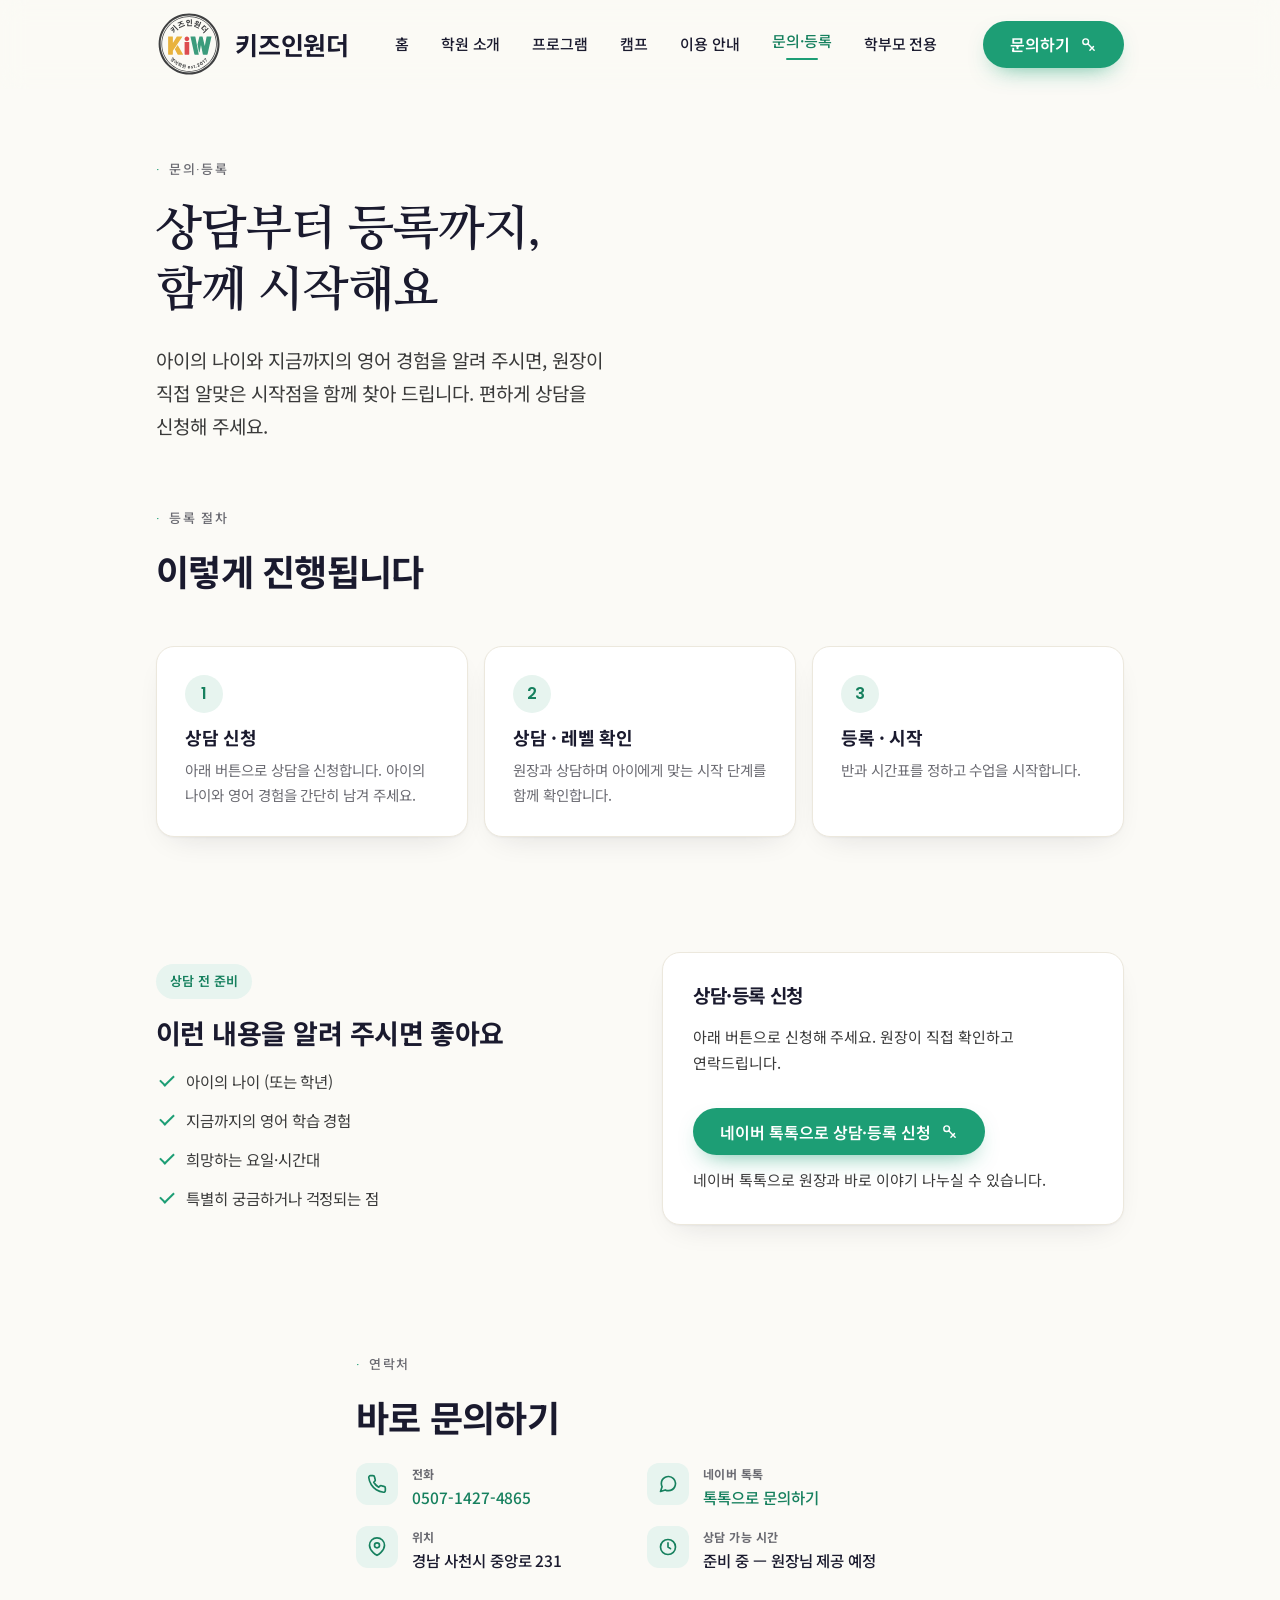
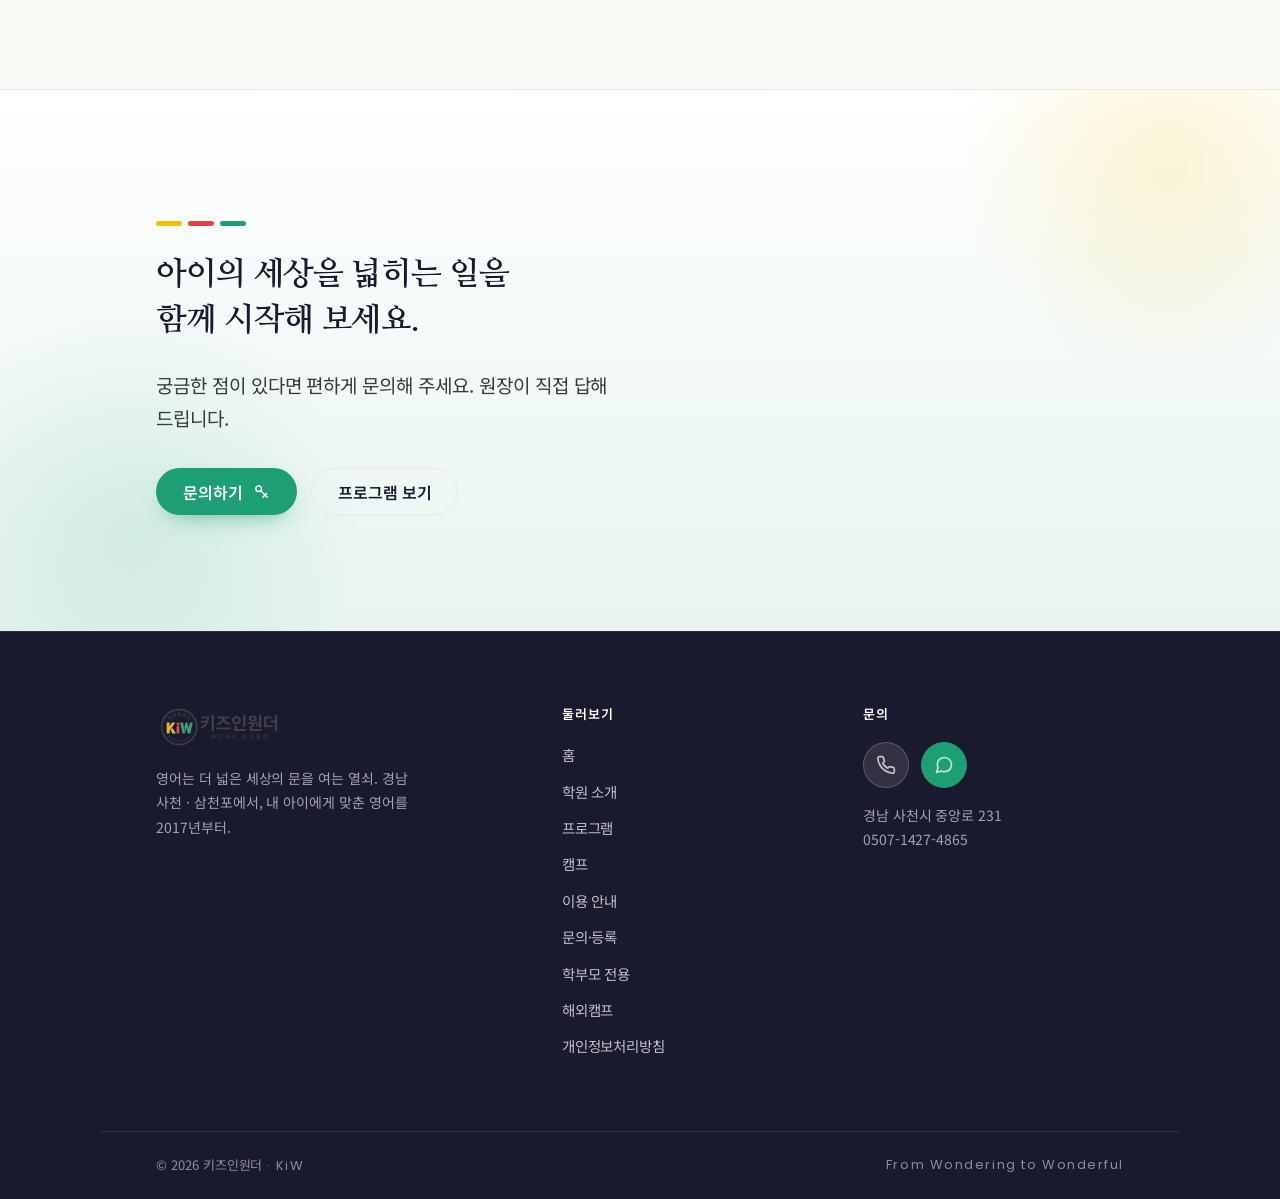
<file: registration.html>
<!DOCTYPE html>
<html lang="ko">
<head>
<meta charset="UTF-8">
<meta name="viewport" content="width=device-width, initial-scale=1">
<title>문의·등록 | 키즈인원더</title>
<meta name="description" content="키즈인원더 상담 및 등록 안내 — 상담 신청부터 등록까지의 절차와 준비 사항을 안내합니다. 경남 사천·삼천포 영어학원.">
<meta property="og:title" content="문의·등록 | 키즈인원더">
<meta property="og:description" content="상담 신청부터 등록까지 — 절차와 준비 사항 안내.">
<meta property="og:type" content="website">
<meta property="og:locale" content="ko_KR">
<meta property="og:image" content="assets/logo-stacked.png">
<link rel="icon" type="image/svg+xml" href="assets/logo-badge.svg">
<link rel="apple-touch-icon" href="assets/logo-badge.png">
<link rel="preconnect" href="https://fonts.googleapis.com">
<link rel="preconnect" href="https://fonts.gstatic.com" crossorigin>
<link href="https://fonts.googleapis.com/css2?family=Noto+Sans+KR:wght@400;500;600;700&family=Nanum+Myeongjo:wght@700;800&family=Poppins:wght@400;500;600&display=swap" rel="stylesheet">
<link rel="stylesheet" href="css/styles.css?v=15">
</head>
<body>
<a class="skip-link" href="#main">본문 바로가기</a>

<header class="site-header">
  <div class="wrap nav">
    <a class="brand" href="index.html" aria-label="키즈인원더 홈">
      <img src="assets/logo-badge.svg" alt="키즈인원더 로고" width="66" height="66">
      <span class="brand-text"><span class="ko">키즈인원더</span></span>
    </a>
    <nav class="nav-links" aria-label="주요 메뉴">
      <a href="index.html">홈</a>
      <a href="about.html">학원 소개</a>
      <a href="programs.html">프로그램</a>
      <a href="camp.html">캠프</a>
      <a href="policies.html">이용 안내</a>
      <a href="registration.html" aria-current="page">문의·등록</a>
      <a href="parent.html">학부모 전용</a>
    </nav>
    <a class="btn btn-primary nav-cta" href="https://talk.naver.com/WC5WLE" target="_blank" rel="noopener">
      문의하기
      <svg class="key-ico" width="18" height="18" viewBox="0 0 24 24" fill="none" stroke="currentColor" stroke-width="2" stroke-linecap="round" stroke-linejoin="round" aria-hidden="true"><circle cx="8" cy="8" r="4"/><path d="M11 11l9 9"/><path d="M17 17l2-2"/><path d="M14 20l2-2"/></svg>
    </a>
    <button class="nav-toggle" aria-label="메뉴 열기" aria-expanded="false" aria-controls="mobile-menu"><span></span><span></span><span></span></button>
  </div>
  <div class="mobile-menu" id="mobile-menu"><div>
    <nav aria-label="모바일 메뉴">
      <a href="index.html">홈</a>
      <a href="about.html">학원 소개</a>
      <a href="programs.html">프로그램</a>
      <a href="camp.html">캠프</a>
      <a href="policies.html">이용 안내</a>
      <a href="registration.html" aria-current="page">문의·등록</a>
      <a href="parent.html">학부모 전용</a>
      <a class="btn btn-primary" href="https://talk.naver.com/WC5WLE" target="_blank" rel="noopener">문의하기</a>
    </nav>
  </div></div>
</header>

<main id="main">

  <section class="page-hero">
    <div class="wrap">
      <p class="eyebrow io"><span class="dot">·</span> 문의·등록</p>
      <h1 class="io">상담부터 등록까지,<br>함께 시작해요</h1>
      <!-- TODO(리드문): 아래는 임시 안내문입니다. 원장님께서 최종 문구를 확정해 주세요. -->
      <p class="lede io">아이의 나이와 지금까지의 영어 경험을 알려 주시면, 원장이 직접 알맞은 시작점을 함께 찾아 드립니다. 편하게 상담을 신청해 주세요.</p>
    </div>
  </section>

  <!-- 등록 절차 -->
  <section class="section" style="padding-top:0">
    <div class="wrap">
      <div class="section-head io">
        <p class="eyebrow"><span class="dot">·</span> 등록 절차</p>
        <h2 class="h-section">이렇게 진행됩니다</h2>
      </div>
      <!-- TODO(절차 문구): 아래 3단계는 제안 초안입니다. 실제 운영 방식에 맞게 원장님이 확정해 주세요. -->
      <div class="flow io">
        <div class="flow-step">
          <span class="n">1</span>
          <h3>상담 신청</h3>
          <p>아래 버튼으로 상담을 신청합니다. 아이의 나이와 영어 경험을 간단히 남겨 주세요.</p>
        </div>
        <div class="flow-step">
          <span class="n">2</span>
          <h3>상담 · 레벨 확인</h3>
          <p>원장과 상담하며 아이에게 맞는 시작 단계를 함께 확인합니다.</p>
        </div>
        <div class="flow-step">
          <span class="n">3</span>
          <h3>등록 · 시작</h3>
          <p>반과 시간표를 정하고 수업을 시작합니다.</p>
        </div>
      </div>
    </div>
  </section>

  <!-- 준비 사항 + CTA -->
  <section class="section" style="padding-top:0">
    <div class="wrap">
      <div class="feature">
        <div>
          <span class="pill">상담 전 준비</span>
          <h3 class="mt-s">이런 내용을 알려 주시면 좋아요</h3>
          <!-- TODO(준비 항목): 원장님 확인 후 확정. -->
          <ul class="checklist mt-s">
            <li>아이의 나이 (또는 학년)</li>
            <li>지금까지의 영어 학습 경험</li>
            <li>희망하는 요일·시간대</li>
            <li>특별히 궁금하거나 걱정되는 점</li>
          </ul>
        </div>

        <div>
          <div class="card">
            <h3>상담·등록 신청</h3>
            <p class="mt-s">아래 버튼으로 신청해 주세요. 원장이 직접 확인하고 연락드립니다.</p>

            <!-- 등록·문의는 모두 네이버 톡톡으로 원장과 직접 연결됩니다 (Google Form 미사용). -->
            <div class="hero-actions mt-m">
              <a class="btn btn-primary" href="https://talk.naver.com/WC5WLE" target="_blank" rel="noopener">
                네이버 톡톡으로 상담·등록 신청
                <svg class="key-ico" width="18" height="18" viewBox="0 0 24 24" fill="none" stroke="currentColor" stroke-width="2" stroke-linecap="round" stroke-linejoin="round" aria-hidden="true"><circle cx="8" cy="8" r="4"/><path d="M11 11l9 9"/><path d="M17 17l2-2"/><path d="M14 20l2-2"/></svg>
              </a>
            </div>
            <p class="small" style="margin-top:12px">네이버 톡톡으로 원장과 바로 이야기 나누실 수 있습니다.</p>
          </div>
        </div>
      </div>
    </div>
  </section>

  <!-- 연락처 -->
  <section class="section" style="padding-top:0">
    <div class="wrap" style="max-width:var(--maxw-prose)">
      <div class="section-head io" style="margin-bottom:24px">
        <p class="eyebrow"><span class="dot">·</span> 연락처</p>
        <h2 class="h-section">바로 문의하기</h2>
      </div>
      <div class="facts io">
        <div class="fact">
          <span class="fi"><svg viewBox="0 0 24 24" fill="none" stroke="currentColor" stroke-width="2" stroke-linecap="round" stroke-linejoin="round" aria-hidden="true"><path d="M22 16.92v3a2 2 0 0 1-2.18 2 19.79 19.79 0 0 1-8.63-3.07 19.5 19.5 0 0 1-6-6 19.79 19.79 0 0 1-3.07-8.67A2 2 0 0 1 4.11 2h3a2 2 0 0 1 2 1.72c.13.96.36 1.9.7 2.81a2 2 0 0 1-.45 2.11L8.09 9.91a16 16 0 0 0 6 6l1.27-1.27a2 2 0 0 1 2.11-.45c.91.34 1.85.57 2.81.7A2 2 0 0 1 22 16.92z"/></svg></span>
          <div>
            <p class="lbl">전화</p>
            <p class="val"><a href="tel:0507-1427-4865">0507-1427-4865</a></p>
          </div>
        </div>
        <div class="fact">
          <span class="fi"><svg viewBox="0 0 24 24" fill="none" stroke="currentColor" stroke-width="2" stroke-linecap="round" stroke-linejoin="round" aria-hidden="true"><path d="M21 11.5a8.38 8.38 0 0 1-.9 3.8 8.5 8.5 0 0 1-7.6 4.7 8.38 8.38 0 0 1-3.8-.9L3 21l1.9-5.7a8.38 8.38 0 0 1-.9-3.8 8.5 8.5 0 0 1 4.7-7.6 8.38 8.38 0 0 1 3.8-.9h.5a8.48 8.48 0 0 1 8 8v.5z"/></svg></span>
          <div>
            <p class="lbl">네이버 톡톡</p>
            <!-- 사이트 전역의 문의 버튼과 동일한 네이버 톡톡 링크. -->
            <p class="val"><a href="https://talk.naver.com/WC5WLE" target="_blank" rel="noopener">톡톡으로 문의하기</a></p>
          </div>
        </div>
        <div class="fact">
          <span class="fi"><svg viewBox="0 0 24 24" fill="none" stroke="currentColor" stroke-width="2" stroke-linecap="round" stroke-linejoin="round" aria-hidden="true"><path d="M21 10c0 7-9 12-9 12s-9-5-9-12a9 9 0 0 1 18 0z"/><circle cx="12" cy="10" r="3"/></svg></span>
          <div>
            <p class="lbl">위치</p>
            <p class="val">경남 사천시 중앙로 231</p>
          </div>
        </div>
        <div class="fact">
          <span class="fi"><svg viewBox="0 0 24 24" fill="none" stroke="currentColor" stroke-width="2" stroke-linecap="round" stroke-linejoin="round" aria-hidden="true"><circle cx="12" cy="12" r="9"/><path d="M12 7v5l3 2"/></svg></span>
          <div>
            <p class="lbl">상담 가능 시간</p>
            <!-- TODO(운영시간): 실제 상담/운영 시간으로 교체. 임의 작성 금지. -->
            <p class="val">준비 중 — 원장님 제공 예정</p>
          </div>
        </div>
      </div>
    </div>
  </section>

  <!-- CLOSING -->
  <section class="closing">
    <div class="wrap section">
      <div class="lead-block io">
        <div class="kiw-rule" aria-hidden="true"><span class="g"></span><span class="r"></span><span class="t"></span></div>
        <p class="display mt-s">아이의 세상을 넓히는 일을<br>함께 시작해 보세요.</p>
        <p class="lede">궁금한 점이 있다면 편하게 문의해 주세요. 원장이 직접 답해 드립니다.</p>
        <div class="hero-actions">
          <a class="btn btn-primary" href="https://talk.naver.com/WC5WLE" target="_blank" rel="noopener">
            문의하기
            <svg class="key-ico" width="18" height="18" viewBox="0 0 24 24" fill="none" stroke="currentColor" stroke-width="2" stroke-linecap="round" stroke-linejoin="round" aria-hidden="true"><circle cx="8" cy="8" r="4"/><path d="M11 11l9 9"/><path d="M17 17l2-2"/><path d="M14 20l2-2"/></svg>
          </a>
          <a class="btn btn-ghost" href="programs.html">프로그램 보기</a>
        </div>
      </div>
    </div>
  </section>

</main>

<footer class="site-footer">
  <div class="wrap footer-grid">
    <div class="footer-brand">
      <img src="assets/logo-horizontal.svg" alt="키즈인원더 — 원더에서 원더풀로">
      <p>영어는 더 넓은 세상의 문을 여는 열쇠. 경남 사천 · 삼천포에서, 내 아이에게 맞춘 영어를 2017년부터.</p>
    </div>
    <div class="footer-col">
      <h4>둘러보기</h4>
      <ul>
        <li><a href="index.html">홈</a></li>
        <li><a href="about.html">학원 소개</a></li>
        <li><a href="programs.html">프로그램</a></li>
        <li><a href="camp.html">캠프</a></li>
        <li><a href="policies.html">이용 안내</a></li>
        <li><a href="registration.html">문의·등록</a></li>
        <li><a href="parent.html">학부모 전용</a></li>
        <li><a href="trips.html">해외캠프</a></li>
        <li><a href="privacy.html">개인정보처리방침</a></li>
      </ul>
    </div>
    <div class="footer-col">
      <h4>문의</h4>
      <div class="footer-icons">
        <a class="ficon" href="tel:0507-1427-4865" aria-label="전화 걸기 0507-1427-4865" title="전화 0507-1427-4865">
          <svg viewBox="0 0 24 24" fill="none" stroke="currentColor" stroke-width="2" stroke-linecap="round" stroke-linejoin="round" aria-hidden="true"><path d="M22 16.92v3a2 2 0 0 1-2.18 2 19.79 19.79 0 0 1-8.63-3.07 19.5 19.5 0 0 1-6-6 19.79 19.79 0 0 1-3.07-8.67A2 2 0 0 1 4.11 2h3a2 2 0 0 1 2 1.72c.13.96.36 1.9.7 2.81a2 2 0 0 1-.45 2.11L8.09 9.91a16 16 0 0 0 6 6l1.27-1.27a2 2 0 0 1 2.11-.45c.91.34 1.85.57 2.81.7A2 2 0 0 1 22 16.92z"/></svg>
        </a>
        <a class="ficon talk" href="https://talk.naver.com/WC5WLE" target="_blank" rel="noopener" aria-label="네이버 톡톡 문의" title="네이버 톡톡 문의">
          <svg viewBox="0 0 24 24" fill="none" stroke="currentColor" stroke-width="2" stroke-linecap="round" stroke-linejoin="round" aria-hidden="true"><path d="M21 11.5a8.38 8.38 0 0 1-.9 3.8 8.5 8.5 0 0 1-7.6 4.7 8.38 8.38 0 0 1-3.8-.9L3 21l1.9-5.7a8.38 8.38 0 0 1-.9-3.8 8.5 8.5 0 0 1 4.7-7.6 8.38 8.38 0 0 1 3.8-.9h.5a8.48 8.48 0 0 1 8 8v.5z"/></svg>
        </a>
      </div>
      <p class="footer-addr">경남 사천시 중앙로 231<br>0507-1427-4865</p>
    </div>
  </div>
  <div class="wrap footer-bottom">
    <p>© <span data-year>2026</span> 키즈인원더 <span class="en">· KiW</span></p>
    <p class="en">From Wondering to Wonderful</p>
  </div>
</footer>

<script src="js/main.js"></script>
</body>
</html>
</file>
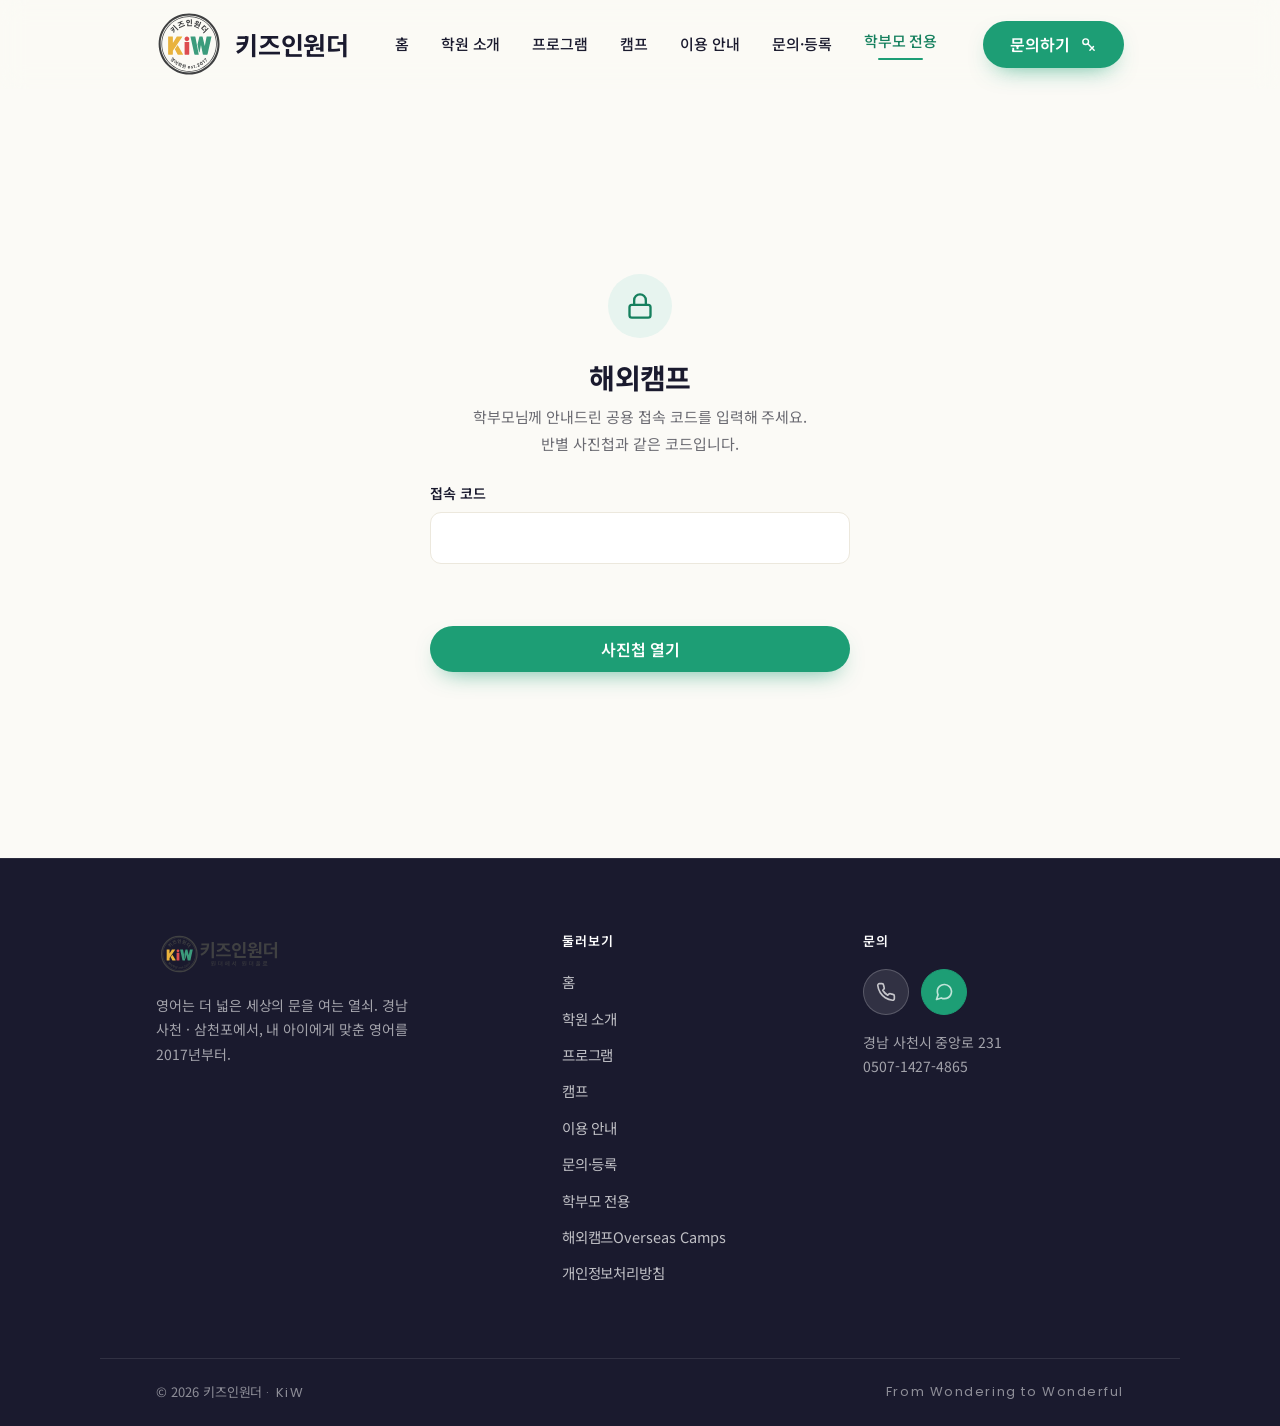
<file: trips.html>
<!DOCTYPE html>
<html lang="ko">
<head>
<meta charset="UTF-8">
<meta name="viewport" content="width=device-width, initial-scale=1">
<title>해외캠프 | 키즈인원더</title>
<meta name="description" content="키즈인원더 해외캠프 사진첩.">
<!-- 비공개(학부모 전용) 페이지 — 검색엔진 색인 제외. (이 noindex가 실질적 보호의 핵심) -->
<meta name="robots" content="noindex, nofollow">
<link rel="icon" type="image/svg+xml" href="assets/logo-badge.svg">
<link rel="apple-touch-icon" href="assets/logo-badge.png">
<link rel="preconnect" href="https://fonts.googleapis.com">
<link rel="preconnect" href="https://fonts.gstatic.com" crossorigin>
<link href="https://fonts.googleapis.com/css2?family=Noto+Sans+KR:wght@400;500;600;700&family=Nanum+Myeongjo:wght@700;800&family=Poppins:wght@400;500;600&display=swap" rel="stylesheet">
<link rel="stylesheet" href="css/styles.css?v=15">
</head>
<body>
<a class="skip-link" href="#main">본문 바로가기</a>

<header class="site-header">
  <div class="wrap nav">
    <a class="brand" href="index.html" aria-label="키즈인원더 홈">
      <img src="assets/logo-badge.svg" alt="키즈인원더 로고" width="66" height="66">
      <span class="brand-text"><span class="ko">키즈인원더</span></span>
    </a>
    <nav class="nav-links" aria-label="주요 메뉴">
      <a href="index.html">홈</a>
      <a href="about.html">학원 소개</a>
      <a href="programs.html">프로그램</a>
      <a href="camp.html">캠프</a>
      <a href="policies.html">이용 안내</a>
      <a href="registration.html">문의·등록</a>
      <a href="parent.html" aria-current="page">학부모 전용</a>
    </nav>
    <a class="btn btn-primary nav-cta" href="https://talk.naver.com/WC5WLE" target="_blank" rel="noopener">
      문의하기
      <svg class="key-ico" width="18" height="18" viewBox="0 0 24 24" fill="none" stroke="currentColor" stroke-width="2" stroke-linecap="round" stroke-linejoin="round" aria-hidden="true"><circle cx="8" cy="8" r="4"/><path d="M11 11l9 9"/><path d="M17 17l2-2"/><path d="M14 20l2-2"/></svg>
    </a>
    <button class="nav-toggle" aria-label="메뉴 열기" aria-expanded="false" aria-controls="mobile-menu">
      <span></span><span></span><span></span>
    </button>
  </div>
  <div class="mobile-menu" id="mobile-menu"><div>
    <nav aria-label="모바일 메뉴">
      <a href="index.html">홈</a>
      <a href="about.html">학원 소개</a>
      <a href="programs.html">프로그램</a>
      <a href="camp.html">캠프</a>
      <a href="policies.html">이용 안내</a>
      <a href="registration.html">문의·등록</a>
      <a href="parent.html" aria-current="page">학부모 전용</a>
      <a class="btn btn-primary" href="https://talk.naver.com/WC5WLE" target="_blank" rel="noopener">문의하기</a>
    </nav>
  </div></div>
</header>

<main id="main">
  <section class="section">
    <div class="wrap">

      <!-- ===================== PASSWORD GATE ===================== -->
      <div class="gate" id="gate">
        <div class="lock" aria-hidden="true">
          <svg viewBox="0 0 24 24" fill="none" stroke="currentColor" stroke-width="2" stroke-linecap="round" stroke-linejoin="round"><rect x="3" y="11" width="18" height="11" rx="2"/><path d="M7 11V7a5 5 0 0 1 10 0v4"/></svg>
        </div>
        <h1>해외캠프</h1>
        <p>학부모님께 안내드린 공용 접속 코드를 입력해 주세요.<br>반별 사진첩과 같은 코드입니다.</p>
        <form id="gate-form" autocomplete="off">
          <div class="field">
            <label for="pw">접속 코드</label>
            <input class="input" type="password" id="pw" name="pw" inputmode="text" autocomplete="off" required>
          </div>
          <p class="error" id="gate-error" role="alert" aria-live="polite"></p>
          <button type="submit" class="btn btn-primary">사진첩 열기</button>
        </form>
      </div>

      <!-- ===================== TRIP LIST ===================== -->
      <div class="feed" id="feed">
        <div class="feed-head">
          <div>
            <p class="eyebrow"><span class="dot">·</span> 학부모 전용</p>
            <h1 style="font-size:clamp(22px,5vw,28px);margin-top:6px">해외캠프</h1>
          </div>
          <button type="button" class="btn btn-signout" id="signout">로그아웃</button>
        </div>

        <!-- 새 소식 — 캠프 페이지 안내. 닫으면 이 기기에서는 다시 뜨지 않습니다. -->
        <aside class="notice" data-notice="camp-2027-01" hidden>
          <span class="notice-ico" aria-hidden="true">✦</span>
          <div class="notice-body">
            <span class="notice-eyebrow">새 소식</span>
            <strong class="notice-title">국내 캠프, 2027년 1월 예정</strong>
            <span class="notice-text">자세한 일정과 프로그램은 10월에 안내드릴 예정입니다.</span>
            <a class="notice-go" href="camp.html">캠프 안내 보기
              <svg width="15" height="15" viewBox="0 0 24 24" fill="none" stroke="currentColor" stroke-width="2.4" stroke-linecap="round" stroke-linejoin="round" aria-hidden="true"><path d="m9 18 6-6-6-6"/></svg>
            </a>
          </div>
          <button type="button" class="notice-x" aria-label="닫기">
            <svg width="15" height="15" viewBox="0 0 24 24" fill="none" stroke="currentColor" stroke-width="2.2" stroke-linecap="round"><path d="M18 6 6 18M6 6l12 12"/></svg>
          </button>
        </aside>

        <nav class="album-switch" aria-label="사진첩 종류">
          <a href="parent.html">반별 사진첩<span class="sw-sub">Class Photos</span></a>
          <a href="trips.html" aria-current="page">해외캠프<span class="sw-sub">Overseas Camps</span></a>
        </nav>

        <div class="trips">

          <!-- 제네바 캠프 2026 -->
          <a class="trip-card" href="parent-geneva.html">
            <div class="trip-shot">
              <img src="https://drive.google.com/thumbnail?id=1v0ZwDKX1tBSUsFVPLL8JGSlK0pSMIWgY&sz=w800" alt="제네바 캠프 2026" loading="lazy">
            </div>
            <div class="trip-body">
              <span class="trip-eyebrow">Geneva · Switzerland</span>
              <span class="trip-title">제네바 캠프 2026</span>
              <span class="trip-meta">2026년 8월 22일 – 27일 · 사진 99장 · 영상 10개</span>
              <span class="trip-go">사진첩 열기
                <svg width="15" height="15" viewBox="0 0 24 24" fill="none" stroke="currentColor" stroke-width="2.4" stroke-linecap="round" stroke-linejoin="round" aria-hidden="true"><path d="m9 18 6-6-6-6"/></svg>
              </span>
            </div>
          </a>

          <!-- 런던 캠프 2025 -->
          <a class="trip-card" href="parent-london-camp.html">
            <div class="trip-shot">
              <img src="https://drive.google.com/thumbnail?id=1aFzFGTpiP8ooOctM-hnHnMrPS7_hBf--&sz=w800" alt="런던 캠프 2025" loading="lazy">
              <span class="trip-tag film">영상 포함</span>
            </div>
            <div class="trip-body">
              <span class="trip-eyebrow">PGL Merchants Hill · Surrey, UK</span>
              <span class="trip-title">런던 캠프 2025</span>
              <span class="trip-meta">2025년 8월 3일 – 10일 · 사진 86장 · 영상</span>
              <span class="trip-go">사진첩 열기
                <svg width="15" height="15" viewBox="0 0 24 24" fill="none" stroke="currentColor" stroke-width="2.4" stroke-linecap="round" stroke-linejoin="round" aria-hidden="true"><path d="m9 18 6-6-6-6"/></svg>
              </span>
            </div>
          </a>

          <!-- 런던 투어 2025 -->
          <a class="trip-card" href="parent-london-tour.html">
            <div class="trip-shot">
              <img src="https://drive.google.com/thumbnail?id=1nGeCDp-R_3JbNkWjkf-Q074lwW757BOJ&sz=w800" alt="런던 투어 2025" loading="lazy">
              <span class="trip-tag film">영상 포함</span>
            </div>
            <div class="trip-body">
              <span class="trip-eyebrow">London · United Kingdom</span>
              <span class="trip-title">런던 투어 2025</span>
              <span class="trip-meta">2025년 7월 26일 – 8월 1일 · 사진 174장 · 영상</span>
              <span class="trip-go">사진첩 열기
                <svg width="15" height="15" viewBox="0 0 24 24" fill="none" stroke="currentColor" stroke-width="2.4" stroke-linecap="round" stroke-linejoin="round" aria-hidden="true"><path d="m9 18 6-6-6-6"/></svg>
              </span>
            </div>
          </a>

        </div>

        <p class="small" style="margin-top:22px">앨범을 누르면 날짜별로 사진과 영상을 보실 수 있습니다.</p>
      </div>

    </div>
  </section>
</main>

<footer class="site-footer">
  <div class="wrap footer-grid">
    <div class="footer-brand">
      <img src="assets/logo-horizontal.svg" alt="키즈인원더 — 원더에서 원더풀로">
      <p>영어는 더 넓은 세상의 문을 여는 열쇠. 경남 사천 · 삼천포에서, 내 아이에게 맞춘 영어를 2017년부터.</p>
    </div>
    <div class="footer-col">
      <h4>둘러보기</h4>
      <ul>
        <li><a href="index.html">홈</a></li>
        <li><a href="about.html">학원 소개</a></li>
        <li><a href="programs.html">프로그램</a></li>
        <li><a href="camp.html">캠프</a></li>
        <li><a href="policies.html">이용 안내</a></li>
        <li><a href="registration.html">문의·등록</a></li>
        <li><a href="parent.html">학부모 전용</a></li>
        <li><a href="trips.html">해외캠프<span class="sw-sub">Overseas Camps</span></a></li>
        <li><a href="privacy.html">개인정보처리방침</a></li>
      </ul>
    </div>
    <div class="footer-col">
      <h4>문의</h4>
      <div class="footer-icons">
        <a class="ficon" href="tel:0507-1427-4865" aria-label="전화 걸기 0507-1427-4865" title="전화 0507-1427-4865">
          <svg viewBox="0 0 24 24" fill="none" stroke="currentColor" stroke-width="2" stroke-linecap="round" stroke-linejoin="round" aria-hidden="true"><path d="M22 16.92v3a2 2 0 0 1-2.18 2 19.79 19.79 0 0 1-8.63-3.07 19.5 19.5 0 0 1-6-6 19.79 19.79 0 0 1-3.07-8.67A2 2 0 0 1 4.11 2h3a2 2 0 0 1 2 1.72c.13.96.36 1.9.7 2.81a2 2 0 0 1-.45 2.11L8.09 9.91a16 16 0 0 0 6 6l1.27-1.27a2 2 0 0 1 2.11-.45c.91.34 1.85.57 2.81.7A2 2 0 0 1 22 16.92z"/></svg>
        </a>
        <a class="ficon talk" href="https://talk.naver.com/WC5WLE" target="_blank" rel="noopener" aria-label="네이버 톡톡 문의" title="네이버 톡톡 문의">
          <svg viewBox="0 0 24 24" fill="none" stroke="currentColor" stroke-width="2" stroke-linecap="round" stroke-linejoin="round" aria-hidden="true"><path d="M21 11.5a8.38 8.38 0 0 1-.9 3.8 8.5 8.5 0 0 1-7.6 4.7 8.38 8.38 0 0 1-3.8-.9L3 21l1.9-5.7a8.38 8.38 0 0 1-.9-3.8 8.5 8.5 0 0 1 4.7-7.6 8.38 8.38 0 0 1 3.8-.9h.5a8.48 8.48 0 0 1 8 8v.5z"/></svg>
        </a>
      </div>
      <p class="footer-addr">경남 사천시 중앙로 231<br>0507-1427-4865</p>
    </div>
  </div>
  <div class="wrap footer-bottom">
    <p>© <span data-year>2026</span> 키즈인원더 <span class="en">· KiW</span></p>
    <p class="en">From Wondering to Wonderful</p>
  </div>
</footer>

<script src="js/main.js"></script>
<script>
/* =====================================================================
   해외캠프 — 캠프·투어별 앨범 목록

   반별 사진첩(parent.html)과 동일한 공용 접속 코드 · 동일한 localStorage 키를
   사용합니다. 한쪽에서 코드를 입력하면 다른 쪽도 함께 열립니다.
   ===================================================================== */

var GATE_PASSWORD = 'kiw2026';

(function () {
  'use strict';
  var gate    = document.getElementById('gate');
  var feed    = document.getElementById('feed');
  var form    = document.getElementById('gate-form');
  var input   = document.getElementById('pw');
  var errorEl = document.getElementById('gate-error');
  var signout = document.getElementById('signout');
  var STORE_KEY = 'kiw-parent-auth';

  function unlock() {
    if (gate) { gate.style.display = 'none'; }
    if (feed) { feed.classList.add('open'); }
  }
  function lock() {
    try { localStorage.removeItem(STORE_KEY); } catch (e) {}
    if (feed) { feed.classList.remove('open'); }
    if (gate) { gate.style.display = ''; }
    if (input) { input.value = ''; }
    if (errorEl) { errorEl.textContent = ''; }
  }

  try {
    if (localStorage.getItem(STORE_KEY) === GATE_PASSWORD) { unlock(); }
  } catch (e) {}

  if (form) {
    form.addEventListener('submit', function (e) {
      e.preventDefault();
      if (input.value === GATE_PASSWORD) {
        try { localStorage.setItem(STORE_KEY, input.value); } catch (e) {}
        errorEl.textContent = '';
        unlock();
      } else {
        errorEl.textContent = '접속 코드가 올바르지 않습니다.';
        input.select();
      }
    });
  }

  if (signout) { signout.addEventListener('click', lock); }
})();
</script>
</body>
</html>
</file>
<file: css/styles.css>
/* ============================================================
   Kids in Wonder — 키즈인원더
   Design system. Mobile-first. Korean-first.
   Color story: gold (K · world) → red (i · mind) → teal (W · child)
   ============================================================ */

/* ---------- Design tokens ---------- */
:root {
  /* Brand accents (locked) */
  --gold: #F5C000;   /* the "K" — the world */
  --red:  #E84040;   /* the "i" — the mind  */
  --teal: #1D9E75;   /* the "W" — the child, primary accent, links */

  /* Structure & text (locked) */
  --navy: #1a1a2e;   /* primary text / structure */
  --grey: #3A3A3A;   /* soft body text */
  --bg:   #FBFAF6;   /* warm off-white background */

  /* Derived tints — quiet, for surfaces and washes */
  --gold-wash: #FDF6E0;
  --red-wash:  #FCEDED;
  --teal-wash: #E7F4EF;
  --teal-deep: #16805E;
  --surface:   #FFFFFF;
  --line:      #ECE8DD;       /* hairline on warm bg */
  --line-soft: #F2EFE6;
  --muted:     #6B6B72;       /* secondary text */
  --navy-soft: rgba(26, 26, 46, 0.72);

  /* Type */
  --font-body: 'Noto Sans KR', system-ui, -apple-system, sans-serif;
  --font-display: 'Nanum Myeongjo', 'Noto Serif KR', Georgia, serif;
  --font-latin: 'Poppins', 'Noto Sans KR', sans-serif;

  /* Rhythm */
  --maxw: 1080px;
  --maxw-prose: 680px;
  --gutter: clamp(20px, 5vw, 56px);
  --section-y: clamp(64px, 9vw, 120px);
  --radius: 18px;
  --radius-sm: 11px;

  /* Motion */
  --ease: cubic-bezier(0.22, 1, 0.36, 1);
  --shadow: 0 1px 2px rgba(26,26,46,.04), 0 12px 32px -16px rgba(26,26,46,.16);
  --shadow-lift: 0 2px 4px rgba(26,26,46,.05), 0 24px 48px -24px rgba(26,26,46,.22);
}

/* ---------- Reset ---------- */
*, *::before, *::after { box-sizing: border-box; }
* { margin: 0; }
html { -webkit-text-size-adjust: 100%; scroll-behavior: smooth; }
@media (prefers-reduced-motion: reduce) { html { scroll-behavior: auto; } }

body {
  font-family: var(--font-body);
  background: var(--bg);
  color: var(--grey);
  font-size: 16px;
  line-height: 1.75;
  font-weight: 400;
  letter-spacing: -0.003em;
  -webkit-font-smoothing: antialiased;
  text-rendering: optimizeLegibility;
  overflow-x: hidden;
}

img, svg { display: block; max-width: 100%; }
a { color: var(--teal-deep); text-decoration: none; }
a:hover { color: var(--teal); }

/* Visible keyboard focus (quality floor) */
:focus-visible {
  outline: 2.5px solid var(--teal);
  outline-offset: 3px;
  border-radius: 4px;
}
:focus:not(:focus-visible) { outline: none; }

.skip-link {
  position: absolute; left: 50%; top: -100px; transform: translateX(-50%);
  background: var(--navy); color: #fff; padding: 12px 22px; border-radius: 0 0 12px 12px;
  z-index: 1000; font-size: 14px; transition: top .2s var(--ease);
}
.skip-link:focus { top: 0; color: #fff; }

/* ---------- Layout helpers ---------- */
.wrap { width: 100%; max-width: var(--maxw); margin-inline: auto; padding-inline: var(--gutter); }
.prose { max-width: var(--maxw-prose); }
.section { padding-block: var(--section-y); }
.center { text-align: center; }

/* ---------- Type scale ---------- */
.eyebrow {
  font-family: var(--font-latin);
  font-size: clamp(11px, 2.4vw, 13px);
  font-weight: 500;
  letter-spacing: 0.14em;
  text-transform: none;
  color: var(--muted);
  display: inline-flex;
  align-items: center;
  gap: 8px;
}
.eyebrow .dot { color: var(--teal); }

h1, h2, h3 { color: var(--navy); font-weight: 700; line-height: 1.22; letter-spacing: -0.02em; }

.display {
  font-family: var(--font-display);
  font-weight: 700;
  line-height: 1.32;
  letter-spacing: -0.01em;
  word-break: keep-all;       /* keep Korean words intact at wrap */
}

.h-section {
  font-size: clamp(24px, 5vw, 36px);
  line-height: 1.3;
  word-break: keep-all;
}
.lede {
  font-size: clamp(16px, 3.4vw, 19px);
  color: var(--grey);
  word-break: keep-all;
}
.small { font-size: 14px; color: var(--muted); }

/* ---------- Buttons ---------- */
.btn {
  display: inline-flex; align-items: center; gap: 10px;
  font-family: var(--font-body); font-size: 16px; font-weight: 600;
  padding: 14px 26px; border-radius: 999px; border: 1.5px solid transparent;
  cursor: pointer; transition: transform .25s var(--ease), background .2s var(--ease), box-shadow .25s var(--ease), color .2s var(--ease);
  line-height: 1; text-align: center;
}
.btn-primary { background: var(--teal); color: #fff; box-shadow: 0 10px 24px -12px rgba(29,158,117,.8); }
.btn-primary:hover { background: var(--teal-deep); color: #fff; transform: translateY(-2px); box-shadow: 0 16px 30px -14px rgba(29,158,117,.85); }
.btn-ghost { background: transparent; color: var(--navy); border-color: var(--line); }
.btn-ghost:hover { border-color: var(--teal); color: var(--teal-deep); transform: translateY(-2px); }
.btn .key-ico { width: 17px; height: 17px; transition: transform .4s var(--ease); }
.btn:hover .key-ico { transform: rotate(90deg); }

/* ============================================================
   Header / nav
   ============================================================ */
.site-header {
  position: sticky; top: 0; z-index: 100;
  background: rgba(251, 250, 246, 0.82);
  backdrop-filter: saturate(140%) blur(12px);
  -webkit-backdrop-filter: saturate(140%) blur(12px);
  border-bottom: 1px solid transparent;
  transition: border-color .3s var(--ease), box-shadow .3s var(--ease);
}
.site-header.scrolled {
  border-bottom-color: var(--line);
  box-shadow: 0 4px 20px -16px rgba(26,26,46,.4);
}
.nav { display: flex; align-items: center; justify-content: space-between; height: 88px; gap: 16px; }
.brand { display: inline-flex; align-items: center; gap: 13px; }
.brand img { height: 66px; width: auto; }
.brand-text { display: flex; flex-direction: column; line-height: 1.05; }
.brand-text .ko { font-size: 25px; font-weight: 700; color: var(--navy); letter-spacing: -0.01em; }
.brand-text .en { font-family: var(--font-latin); font-size: 10px; font-weight: 500; letter-spacing: 0.18em; color: var(--teal); }

.nav-links { display: none; align-items: center; gap: 4px; }
.nav-links a {
  color: var(--navy); font-size: 15px; font-weight: 500; padding: 9px 14px; border-radius: 10px;
  transition: background .18s var(--ease), color .18s var(--ease);
}
.nav-links a:hover { background: var(--teal-wash); color: var(--teal-deep); }
.nav-links a[aria-current="page"] { color: var(--teal-deep); }
.nav-links a[aria-current="page"]::after {
  content: ""; display: block; height: 2px; border-radius: 2px; background: var(--teal);
  margin: 3px 14px 0;
}
.nav-cta { display: none; }

/* Mobile menu */
.nav-toggle {
  display: inline-flex; flex-direction: column; justify-content: center; gap: 5px;
  width: 44px; height: 44px; border: none; background: transparent; cursor: pointer; padding: 10px;
  border-radius: 10px;
}
.nav-toggle span { height: 2px; width: 100%; background: var(--navy); border-radius: 2px; transition: transform .3s var(--ease), opacity .2s var(--ease); }
.nav-toggle[aria-expanded="true"] span:nth-child(1) { transform: translateY(7px) rotate(45deg); }
.nav-toggle[aria-expanded="true"] span:nth-child(2) { opacity: 0; }
.nav-toggle[aria-expanded="true"] span:nth-child(3) { transform: translateY(-7px) rotate(-45deg); }

.mobile-menu {
  display: grid; grid-template-rows: 0fr;
  transition: grid-template-rows .35s var(--ease);
  background: var(--bg); border-bottom: 1px solid var(--line);
}
.mobile-menu.open { grid-template-rows: 1fr; }
.mobile-menu > div { overflow: hidden; }
.mobile-menu nav { display: flex; flex-direction: column; padding: 10px var(--gutter) 22px; }
.mobile-menu a {
  color: var(--navy); font-size: 17px; font-weight: 500; padding: 14px 6px;
  border-bottom: 1px solid var(--line-soft);
}
.mobile-menu a[aria-current="page"] { color: var(--teal-deep); }
.mobile-menu .btn { margin-top: 18px; justify-content: center; }

@media (min-width: 860px) {
  .nav-links { display: flex; }
  .nav-cta { display: inline-flex; }
  .nav-toggle { display: none; }
  .mobile-menu { display: none; }
}

/* ============================================================
   Hero
   ============================================================ */
.hero { position: relative; padding-top: clamp(48px, 8vw, 88px); padding-bottom: clamp(56px, 9vw, 104px); overflow: hidden; }
.hero::before {
  /* soft warm glow, very quiet */
  content: ""; position: absolute; inset: -20% -10% auto auto; width: min(620px, 80vw); height: 620px;
  background: radial-gradient(circle at 70% 30%, rgba(245,192,0,.10), transparent 60%);
  pointer-events: none; z-index: 0;
}
.hero .wrap { position: relative; z-index: 1; }
.hero-eyebrow { margin-bottom: clamp(22px, 4vw, 30px); }

.belief {
  font-family: var(--font-display);
  font-weight: 700;
  font-size: clamp(30px, 7.2vw, 60px);
  line-height: 1.34;
  letter-spacing: -0.02em;
  color: var(--navy);
  max-width: 16ch;
  word-break: keep-all;
}
.belief .door { position: relative; white-space: nowrap; }
.belief .key-word { color: var(--teal-deep); position: relative; }

.hero-slogan { margin-top: clamp(26px, 4vw, 36px); display: flex; flex-direction: column; gap: 4px; }
.hero-slogan .ko {
  font-family: var(--font-display);
  font-size: clamp(20px, 4.2vw, 27px); font-weight: 700; color: var(--teal); letter-spacing: 0.01em;
}
.hero-slogan .en {
  font-family: var(--font-latin); font-size: clamp(12px, 2.6vw, 14px); font-weight: 400;
  letter-spacing: 0.1em; color: var(--muted);
}
.hero-actions { margin-top: clamp(30px, 5vw, 40px); display: flex; flex-wrap: wrap; gap: 14px; }

/* The ONE interactive moment: a key that turns, unlocking the hero.
   Subtle, load-once, fully disabled under reduced-motion. */
.keyhole { display: inline-flex; align-items: center; gap: 12px; margin-bottom: 26px; }
.keyhole svg { width: 30px; height: 30px; }
.keyhole .key-shape { transform-origin: 15px 15px; transform: rotate(-32deg); }
.unlock .keyhole .key-shape { animation: keyturn 1.1s var(--ease) .35s both; }
@keyframes keyturn {
  0% { transform: rotate(-32deg); }
  60% { transform: rotate(6deg); }
  100% { transform: rotate(0deg); }
}
.keyhole .keyline { font-family: var(--font-latin); font-size: 12px; letter-spacing: 0.12em; color: var(--muted); }

/* hero reveal */
.reveal-hero > * { opacity: 0; transform: translateY(16px); }
.unlock .reveal-hero > * { animation: rise .8s var(--ease) both; }
.unlock .reveal-hero > *:nth-child(1) { animation-delay: .05s; }
.unlock .reveal-hero > *:nth-child(2) { animation-delay: .15s; }
.unlock .reveal-hero > *:nth-child(3) { animation-delay: .28s; }
.unlock .reveal-hero > *:nth-child(4) { animation-delay: .40s; }
.unlock .reveal-hero > *:nth-child(5) { animation-delay: .52s; }
@keyframes rise { to { opacity: 1; transform: translateY(0); } }

@media (prefers-reduced-motion: reduce) {
  .reveal-hero > *, .unlock .reveal-hero > * { opacity: 1 !important; transform: none !important; animation: none !important; }
  .keyhole .key-shape, .unlock .keyhole .key-shape { animation: none !important; transform: rotate(0deg); }
  .btn:hover .key-ico { transform: none; }
}

/* ============================================================
   Trust strip
   ============================================================ */
.trust {
  border-block: 1px solid var(--line);
  background: linear-gradient(var(--surface), var(--surface)) padding-box;
}
.trust ul {
  list-style: none; padding: 0; margin: 0;
  display: flex; flex-wrap: wrap; align-items: center; justify-content: center;
  gap: 10px 0; padding-block: 22px;
}
.trust li {
  font-size: clamp(13px, 2.8vw, 15px); font-weight: 500; color: var(--navy);
  padding-inline: clamp(14px, 3vw, 26px); position: relative; white-space: nowrap;
}
.trust li + li::before {
  content: "·"; position: absolute; left: -2px; color: var(--gold); font-weight: 700;
}

/* ============================================================
   Concepts — gold / red / teal (the logo's only story)
   ============================================================ */
.concepts { display: grid; gap: clamp(20px, 3vw, 26px); }
@media (min-width: 760px) { .concepts { grid-template-columns: repeat(3, 1fr); } }

.concept {
  position: relative; background: var(--surface); border: 1px solid var(--line);
  border-radius: var(--radius); padding: clamp(26px, 4vw, 36px);
  box-shadow: var(--shadow); overflow: hidden;
  transition: transform .35s var(--ease), box-shadow .35s var(--ease);
}
.concept::before {
  content: ""; position: absolute; inset: 0 0 auto 0; height: 5px; background: var(--accent, var(--teal));
}
.concept:hover { transform: translateY(-4px); box-shadow: var(--shadow-lift); }
.concept .ord {
  font-family: var(--font-latin); font-weight: 600; font-size: 13px; letter-spacing: 0.14em;
  color: var(--accent); display: inline-flex; align-items: center; gap: 9px; margin-bottom: 16px;
}
.concept .ord .pip { width: 9px; height: 9px; border-radius: 50%; background: var(--accent); display: inline-block; }
.concept h3 { font-size: clamp(20px, 3.4vw, 23px); margin-bottom: 12px; word-break: keep-all; }
.concept p { font-size: 15.5px; color: var(--grey); word-break: keep-all; }
.concept .proof { margin-top: 18px; padding-top: 18px; border-top: 1px dashed var(--line); }
.concept .proof .label { font-size: 12px; font-weight: 600; letter-spacing: .04em; color: var(--accent); margin-bottom: 8px; }
.concept .proof ul { list-style: none; padding: 0; margin: 0; display: flex; flex-direction: column; gap: 7px; }
.concept .proof li { font-size: 14px; color: var(--grey); padding-left: 20px; position: relative; word-break: keep-all; }
.concept .proof li::before { content: ""; position: absolute; left: 2px; top: 10px; width: 7px; height: 7px; border-radius: 50%; background: var(--accent); opacity: .55; }

.c-gold { --accent: var(--gold); }
.c-gold .ord { color: #B98C00; } .c-gold .ord .pip { background: var(--gold); } .c-gold .proof .label { color: #B98C00; }
.c-red  { --accent: var(--red); }
.c-red  .ord { color: var(--red); } .c-red .proof .label { color: var(--red); }
.c-teal { --accent: var(--teal); }
.c-teal .ord { color: var(--teal-deep); } .c-teal .proof .label { color: var(--teal-deep); }

/* ============================================================
   Section heading block
   ============================================================ */
.section-head { margin-bottom: clamp(34px, 5vw, 52px); max-width: 40ch; }
.section-head.center { margin-inline: auto; }
.section-head .eyebrow { margin-bottom: 16px; }
.section-head p { margin-top: 14px; color: var(--muted); }

/* ============================================================
   Closing / CTA band
   ============================================================ */
.closing {
  position: relative; overflow: hidden;
  background: linear-gradient(180deg, var(--surface), var(--teal-wash));
  color: var(--grey); border-top: 1px solid var(--line);
}
.closing::before {
  content: ""; position: absolute; inset: auto auto -30% -10%; width: 520px; height: 520px;
  background: radial-gradient(circle, rgba(29,158,117,.12), transparent 62%); pointer-events: none;
}
.closing::after {
  content: ""; position: absolute; inset: -30% -10% auto auto; width: 480px; height: 480px;
  background: radial-gradient(circle, rgba(245,192,0,.16), transparent 62%); pointer-events: none;
}
.closing .wrap { position: relative; z-index: 1; }
.closing .display { color: var(--navy); font-size: clamp(24px, 5vw, 38px); line-height: 1.42; max-width: 22ch; }
.closing .lede { color: var(--grey); margin-top: 22px; max-width: 46ch; }
.closing .hero-actions { margin-top: 34px; }

/* color accent strip under the belief, echoing K i W */
.kiw-rule { display: inline-flex; gap: 6px; margin-top: 4px; }
.kiw-rule span { width: 26px; height: 5px; border-radius: 3px; }
.kiw-rule .g { background: var(--gold); } .kiw-rule .r { background: var(--red); } .kiw-rule .t { background: var(--teal); }

/* ============================================================
   Footer
   ============================================================ */
.site-footer { background: var(--navy); color: rgba(255,255,255,.72); border-top: 1px solid rgba(255,255,255,.08); }
.closing + .site-footer { border-top: none; }
.footer-grid { display: grid; gap: 34px; padding-block: clamp(48px, 7vw, 72px); }
@media (min-width: 720px) { .footer-grid { grid-template-columns: 1.4fr 1fr 1fr; gap: 40px; } }
.footer-brand img { height: 46px; margin-bottom: 16px; }
.footer-brand p { font-size: 14px; color: rgba(255,255,255,.6); max-width: 34ch; word-break: keep-all; }
.footer-col h4 { color: #fff; font-size: 13px; font-weight: 600; letter-spacing: .08em; margin-bottom: 16px; text-transform: uppercase; font-family: var(--font-latin); }
.footer-col ul { list-style: none; padding: 0; margin: 0; display: flex; flex-direction: column; gap: 11px; }
.footer-col a, .footer-col li { color: rgba(255,255,255,.72); font-size: 14.5px; }
.footer-col a:hover { color: #fff; }
/* Footer contact icon buttons */
.footer-icons { display: flex; gap: 12px; margin-bottom: 16px; }
.ficon {
  width: 46px; height: 46px; border-radius: 50%;
  display: inline-flex; align-items: center; justify-content: center;
  background: rgba(255,255,255,.10); border: 1px solid rgba(255,255,255,.2);
  color: #fff; transition: background .2s ease, transform .15s ease;
}
.ficon:hover { background: rgba(255,255,255,.22); color: #fff; transform: translateY(-2px); }
.ficon.talk { background: var(--teal); border-color: var(--teal); }
.ficon.talk:hover { background: var(--teal-deep); }
.ficon svg { width: 20px; height: 20px; }
.footer-addr { color: rgba(255,255,255,.6); font-size: 14px; word-break: keep-all; line-height: 1.7; }
.footer-bottom {
  border-top: 1px solid rgba(255,255,255,.1); padding-block: 22px;
  display: flex; flex-wrap: wrap; gap: 8px 18px; align-items: center; justify-content: space-between;
}
.footer-bottom p { font-size: 13px; color: rgba(255,255,255,.5); }
.footer-bottom .en { font-family: var(--font-latin); letter-spacing: .12em; }

/* ============================================================
   Generic content blocks (About / Programs / Camp)
   ============================================================ */
.lead-block { max-width: var(--maxw-prose); }
.lead-block p + p { margin-top: 20px; }
.lead-block .display { font-size: clamp(22px, 4.4vw, 32px); color: var(--navy); margin-bottom: 24px; line-height: 1.45; }
.body-prose p { margin-bottom: 18px; font-size: 16.5px; color: var(--grey); word-break: keep-all; }
.body-prose p:last-child { margin-bottom: 0; }

/* Page hero (interior pages) */
.page-hero { padding-top: clamp(40px, 6vw, 64px); padding-bottom: clamp(34px, 5vw, 52px); }
.page-hero h1 { font-family: var(--font-display); font-size: clamp(30px, 6vw, 48px); line-height: 1.28; margin-top: 18px; word-break: keep-all; }
.page-hero .lede { margin-top: 20px; max-width: 44ch; }

/* Feature rows (alternating) */
.feature { display: grid; gap: clamp(20px, 4vw, 44px); align-items: center; }
@media (min-width: 820px) {
  .feature { grid-template-columns: 1fr 1fr; }
  .feature.flip .feature-media { order: 2; }
}
.feature + .feature { margin-top: clamp(48px, 7vw, 84px); }
.feature-media {
  aspect-ratio: 4 / 3; border-radius: var(--radius); background: var(--teal-wash);
  border: 1px solid var(--line); display: flex; align-items: center; justify-content: center;
  color: var(--muted); position: relative; overflow: hidden;
}
.feature-media.g { background: var(--gold-wash); } .feature-media.r { background: var(--red-wash); }
.feature-media .ph { font-size: 13px; letter-spacing: .04em; }
.feature-media img { width: 100%; height: 100%; object-fit: cover; display: block; }
.feature h3 { font-size: clamp(21px, 3.6vw, 27px); margin-bottom: 14px; word-break: keep-all; }
.feature p { word-break: keep-all; }

/* Cards grid */
.cards { display: grid; gap: 20px; }
@media (min-width: 640px) { .cards.two { grid-template-columns: repeat(2,1fr); } }
@media (min-width: 760px) { .cards.three { grid-template-columns: repeat(3,1fr); } }
.card {
  background: var(--surface); border: 1px solid var(--line); border-radius: var(--radius);
  padding: clamp(22px, 3.4vw, 30px); box-shadow: var(--shadow);
}
.card h3 { font-size: 19px; margin-bottom: 10px; word-break: keep-all; }
.card p { font-size: 15px; color: var(--grey); word-break: keep-all; }

/* Pills / tags */
.pill {
  display: inline-flex; align-items: center; gap: 7px; font-size: 13px; font-weight: 600;
  padding: 6px 14px; border-radius: 999px; background: var(--teal-wash); color: var(--teal-deep);
}
.pill.g { background: var(--gold-wash); color: #9A7500; }
.pill.r { background: var(--red-wash); color: var(--red); }

/* Note / guardrail callout */
.note {
  background: var(--surface); border: 1px solid var(--line); border-left: 4px solid var(--gold);
  border-radius: var(--radius-sm); padding: 22px 24px; font-size: 15px; color: var(--grey);
}
.note strong { color: var(--navy); }

/* Teacher avatar placeholder (illustrated portraits TBD) */
.avatar {
  width: 84px; height: 84px; border-radius: 50%; margin-bottom: 16px;
  display: flex; align-items: center; justify-content: center;
  font-family: var(--font-latin); font-weight: 600; font-size: 26px; color: #fff;
  background: linear-gradient(135deg, var(--teal), var(--teal-deep));
}
.avatar.g { background: linear-gradient(135deg, var(--gold), #D9A800); }
.avatar.r { background: linear-gradient(135deg, var(--red), #C9302F); }

/* Teacher portrait photos — square 600×600, white background, centered.
   Card surface is white (--surface), so the photos' white bg blends in seamlessly. */
.teacher-photo {
  width: 100%; height: auto; aspect-ratio: 1 / 1; object-fit: cover; object-position: center;
  border-radius: var(--radius-sm); margin-bottom: 18px; background: var(--surface);
  display: block;
}
.card .role { font-size: 13px; font-weight: 600; color: var(--teal-deep); margin: 2px 0 8px; }

/* Timeline (10-level journey scaffold) */
.steps { display: flex; flex-direction: column; gap: 0; counter-reset: step; }
.step {
  display: grid; grid-template-columns: auto 1fr; gap: 18px; padding: 20px 0;
  border-bottom: 1px solid var(--line-soft);
}
.step:last-child { border-bottom: none; }
.step .num {
  width: 40px; height: 40px; border-radius: 50%; background: var(--teal-wash); color: var(--teal-deep);
  font-family: var(--font-latin); font-weight: 600; display: flex; align-items: center; justify-content: center; font-size: 15px;
}
.step h3 { font-size: 17px; margin-bottom: 4px; }
.step p { font-size: 14.5px; color: var(--muted); }

/* Program stages (Starters → Reading → Thinking) */
.stages { display: grid; gap: 22px; }
@media (min-width: 900px) { .stages { grid-template-columns: repeat(3, 1fr); align-items: stretch; } }
.stage {
  background: var(--surface); border: 1px solid var(--line); border-radius: var(--radius);
  padding: clamp(24px, 3vw, 34px); box-shadow: var(--shadow);
  border-top: 4px solid var(--teal); display: flex; flex-direction: column;
}
.stage.g { border-top-color: var(--gold); }
.stage.r { border-top-color: var(--red); }
.stage-num {
  font-family: var(--font-latin); font-weight: 600; font-size: 13px;
  letter-spacing: .08em; color: var(--muted); margin-bottom: 12px;
}
.stage h3 { font-size: clamp(20px, 2.4vw, 23px); word-break: keep-all; margin-bottom: 8px; }
.stage .stage-age { font-size: 13.5px; font-weight: 600; color: var(--teal-deep); margin-bottom: 18px; }
.stage.g .stage-age { color: #9A7500; }
.stage.r .stage-age { color: var(--red); }
.stage .stage-body { font-size: 15px; color: var(--grey); word-break: keep-all; flex: 1 1 auto; }
.stage-outcome { margin-top: 22px; padding-top: 18px; border-top: 1px solid var(--line-soft); }
.stage-outcome .lbl {
  display: block; font-size: 12px; font-weight: 700; letter-spacing: .04em;
  color: var(--muted); margin-bottom: 6px;
}
.stage-outcome p { font-size: 14.5px; color: var(--navy); font-weight: 500; word-break: keep-all; }

/* In-page scroll reveal (gentle) */
.io { opacity: 0; transform: translateY(20px); transition: opacity .7s var(--ease), transform .7s var(--ease); }
.io.in { opacity: 1; transform: none; }
@media (prefers-reduced-motion: reduce) { .io { opacity: 1 !important; transform: none !important; } }

/* ============================================================
   Forms / inputs (registration, parent gate)
   ============================================================ */
.field { display: flex; flex-direction: column; gap: 7px; margin-bottom: 18px; }
.field > label { font-size: 14px; font-weight: 600; color: var(--navy); }
.field .req { color: var(--red); margin-left: 2px; }
.input, .textarea, .select {
  width: 100%; font-family: var(--font-body); font-size: 16px; color: var(--navy);
  background: var(--surface); border: 1.5px solid var(--line); border-radius: var(--radius-sm);
  padding: 13px 16px; transition: border-color .18s var(--ease), box-shadow .18s var(--ease);
}
.input::placeholder, .textarea::placeholder { color: #A6A6AD; }
.input:focus, .textarea:focus, .select:focus {
  outline: none; border-color: var(--teal);
  box-shadow: 0 0 0 3px rgba(29,158,117,.14);
}
.textarea { resize: vertical; min-height: 120px; line-height: 1.6; }
.field-hint { font-size: 13px; color: var(--muted); }

/* Numbered process steps (registration) — reuses .steps rhythm with a heavier card feel */
.flow { display: grid; gap: 16px; counter-reset: flow; }
@media (min-width: 760px) { .flow { grid-template-columns: repeat(3, 1fr); } }
.flow-step {
  position: relative; background: var(--surface); border: 1px solid var(--line);
  border-radius: var(--radius); padding: clamp(22px, 3vw, 28px); box-shadow: var(--shadow);
}
.flow-step .n {
  width: 38px; height: 38px; border-radius: 50%; background: var(--teal-wash); color: var(--teal-deep);
  font-family: var(--font-latin); font-weight: 600; font-size: 16px;
  display: inline-flex; align-items: center; justify-content: center; margin-bottom: 14px;
}
.flow-step h3 { font-size: 18px; margin-bottom: 8px; word-break: keep-all; }
.flow-step p { font-size: 14.5px; color: var(--muted); word-break: keep-all; }

/* Simple checklist (what to prepare) */
.checklist { list-style: none; padding: 0; margin: 0; display: flex; flex-direction: column; gap: 12px; }
.checklist li { position: relative; padding-left: 30px; font-size: 15.5px; color: var(--grey); word-break: keep-all; }
.checklist li::before {
  content: ""; position: absolute; left: 4px; top: 7px; width: 14px; height: 8px;
  border-left: 2.5px solid var(--teal); border-bottom: 2.5px solid var(--teal);
  transform: rotate(-45deg);
}

/* Contact facts row */
.facts { display: grid; gap: 14px; margin-top: 8px; }
@media (min-width: 640px) { .facts { grid-template-columns: repeat(2, 1fr); } }
.fact { display: flex; gap: 14px; align-items: flex-start; }
.fact .fi {
  flex: none; width: 42px; height: 42px; border-radius: 12px; background: var(--teal-wash);
  color: var(--teal-deep); display: inline-flex; align-items: center; justify-content: center;
}
.fact .fi svg { width: 20px; height: 20px; }
.fact .lbl { font-size: 12px; font-weight: 700; letter-spacing: .04em; color: var(--muted); }
.fact .val { font-size: 15.5px; color: var(--navy); font-weight: 500; word-break: keep-all; }

/* ============================================================
   Policy page — table of contents + placeholder sections
   ============================================================ */
.toc { list-style: none; padding: 0; margin: 0; display: grid; gap: 10px; }
@media (min-width: 640px) { .toc { grid-template-columns: repeat(2, 1fr); } }
.toc a {
  display: flex; align-items: center; gap: 10px; padding: 14px 18px;
  background: var(--surface); border: 1px solid var(--line); border-radius: var(--radius-sm);
  color: var(--navy); font-weight: 500; font-size: 15px; transition: border-color .18s var(--ease), transform .18s var(--ease);
}
.toc a:hover { border-color: var(--teal); color: var(--teal-deep); transform: translateY(-1px); }
.toc a .idx { font-family: var(--font-latin); font-weight: 600; color: var(--teal); font-size: 13px; }

.policy { padding-top: 40px; border-top: 1px solid var(--line-soft); margin-top: 40px; scroll-margin-top: 100px; }
.policy:first-of-type { border-top: none; padding-top: 0; margin-top: 0; }
.policy h2 { font-size: clamp(20px, 3.4vw, 25px); margin-bottom: 12px; }
.policy .policy-sub { font-size: 14px; color: var(--muted); margin-bottom: 16px; }
.policy h3 { font-size: 16px; font-weight: 600; color: var(--navy); margin: 22px 0 10px; word-break: keep-all; }
.policy > p { font-size: 16px; color: var(--grey); word-break: keep-all; margin-bottom: 12px; }
.policy > p.small { color: var(--muted); }
.policy-list { list-style: none; padding: 0; margin: 0 0 14px; display: flex; flex-direction: column; gap: 10px; }
.policy-list li { position: relative; padding-left: 20px; font-size: 15.5px; color: var(--grey); word-break: keep-all; line-height: 1.7; }
.policy-list li::before { content: ""; position: absolute; left: 3px; top: 12px; width: 6px; height: 6px; border-radius: 50%; background: var(--teal); opacity: .6; }

/* "Content coming" placeholder marker (visible, unmistakably a placeholder) */
.placeholder {
  border: 1.5px dashed var(--line); border-radius: var(--radius-sm);
  background: var(--line-soft); padding: 20px 22px; color: var(--muted); font-size: 14.5px;
  display: flex; gap: 12px; align-items: flex-start; word-break: keep-all;
}
.placeholder .tag {
  flex: none; font-family: var(--font-latin); font-size: 11px; font-weight: 600; letter-spacing: .08em;
  text-transform: uppercase; color: var(--muted); background: var(--surface);
  border: 1px solid var(--line); border-radius: 999px; padding: 3px 10px;
}

/* ============================================================
   Parent feed — password gate + Google Drive embed
   ============================================================ */
.gate { max-width: 420px; margin: clamp(30px, 8vw, 70px) auto; text-align: center; }
.gate .lock {
  width: 64px; height: 64px; border-radius: 50%; margin: 0 auto 22px;
  background: var(--teal-wash); color: var(--teal-deep);
  display: flex; align-items: center; justify-content: center;
}
.gate .lock svg { width: 28px; height: 28px; }
.gate h1 { font-size: clamp(22px, 5vw, 28px); margin-bottom: 10px; }
.gate p { font-size: 15px; color: var(--muted); margin-bottom: 24px; word-break: keep-all; }
.gate form { display: flex; flex-direction: column; gap: 12px; text-align: left; }
.gate .error { font-size: 14px; color: var(--red); min-height: 20px; margin: 0; text-align: center; }
.gate .btn { justify-content: center; }

.feed { display: none; }
.feed.open { display: block; }
.feed-head { display: flex; flex-wrap: wrap; gap: 12px; align-items: baseline; justify-content: space-between; margin-bottom: 20px; }

/* Manifest-rendered photo/video feed (parent-feed.json), grouped 월 → 반 */
.pfeed-month + .pfeed-month { margin-top: 44px; }
.pfeed-month-title {
  font-size: clamp(19px, 4vw, 24px); color: var(--navy);
  margin-bottom: 14px; padding-bottom: 10px; border-bottom: 2px solid var(--line);
}
.pfeed-class { margin-top: 20px; }
.pfeed-class-title {
  font-size: 13px; font-weight: 600; letter-spacing: .02em; color: var(--teal-deep);
  margin-bottom: 10px;
}
.pfeed-grid { display: grid; grid-template-columns: repeat(auto-fill, minmax(150px, 1fr)); gap: 10px; }
.pfeed-item { margin: 0; position: relative; }
.pfeed-item img {
  width: 100%; aspect-ratio: 1 / 1; object-fit: cover; display: block;
  border-radius: var(--radius-sm); background: var(--teal-wash);
  transition: transform .25s var(--ease);
}
.pfeed-item a:hover img { transform: scale(1.02); }
.pfeed-video { grid-column: 1 / -1; aspect-ratio: 16 / 9; background: var(--teal-wash); border-radius: var(--radius-sm); overflow: hidden; }
.pfeed-video iframe { width: 100%; height: 100%; border: 0; display: block; }
.pfeed-cap { font-size: 13px; color: var(--muted); margin-top: 6px; word-break: keep-all; }
.pfeed-empty {
  grid-column: 1 / -1; text-align: center; color: var(--muted); font-size: 15px;
  padding: clamp(36px, 8vw, 64px) 20px; border: 1.5px dashed var(--line);
  border-radius: var(--radius); background: var(--line-soft);
}
.feed .btn-signout {
  background: transparent; border: 1.5px solid var(--line); color: var(--muted);
  padding: 8px 16px; font-size: 14px;
}
.feed .btn-signout:hover { border-color: var(--teal); color: var(--teal-deep); }

/* 사진첩 전환 탭 — 반별 사진첩 ↔ 해외캠프 (학부모가 놓치지 않도록 크게) */
.album-switch {
  display: grid; grid-template-columns: 1fr 1fr; gap: 12px;
  margin: 4px 0 32px;
}
.album-switch a {
  display: flex; flex-direction: column; align-items: center; justify-content: center;
  gap: 1px; text-align: center; text-decoration: none;
  padding: 11px 14px 12px;
  border-radius: var(--radius-sm);
  border: 2px solid var(--line);
  background: var(--surface); color: var(--navy);
  font-size: clamp(15px, 3vw, 17px); font-weight: 700; letter-spacing: -.01em;
  line-height: 1.35;
  box-shadow: var(--shadow);
  transition: border-color .25s var(--ease), color .25s var(--ease),
              background .25s var(--ease), transform .25s var(--ease), box-shadow .25s var(--ease);
}
.album-switch a .sw-sub {
  font-family: var(--font-latin); font-size: 10.5px; font-weight: 500;
  letter-spacing: .08em; text-transform: uppercase; color: var(--muted);
}
.album-switch a:hover {
  border-color: var(--teal); color: var(--teal-deep);
  transform: translateY(-2px); box-shadow: var(--shadow-lift);
}
.album-switch a[aria-current="page"] {
  background: var(--teal); border-color: var(--teal); color: #fff;
  box-shadow: 0 6px 18px -8px rgba(29,158,117,.7);
}
.album-switch a[aria-current="page"] .sw-sub { color: rgba(255,255,255,.82); }
.album-switch a[aria-current="page"]:hover { color: #fff; transform: none; }
@media (prefers-reduced-motion: reduce) { .album-switch a:hover { transform: none; } }

/* 해외캠프 — 캠프별 앨범 카드 */
.trips { display: grid; grid-template-columns: repeat(auto-fill, minmax(268px, 1fr)); gap: 20px; }
.trip-card {
  display: flex; flex-direction: column; overflow: hidden;
  background: var(--surface); border: 1px solid var(--line);
  border-radius: var(--radius); box-shadow: var(--shadow);
  text-decoration: none; color: inherit;
  transition: box-shadow .3s var(--ease), border-color .3s var(--ease), transform .3s var(--ease);
}
a.trip-card:hover { box-shadow: var(--shadow-lift); border-color: var(--teal); transform: translateY(-3px); }
.trip-shot { position: relative; aspect-ratio: 3 / 2; background: var(--line-soft); overflow: hidden; }
.trip-shot img { width: 100%; height: 100%; object-fit: cover; display: block; transition: transform .6s var(--ease); }
a.trip-card:hover .trip-shot img { transform: scale(1.05); }
.trip-body { padding: 16px 18px 18px; display: flex; flex-direction: column; gap: 5px; flex: 1; }
.trip-eyebrow {
  font-family: var(--font-latin); font-size: 11px; letter-spacing: .14em;
  text-transform: uppercase; color: var(--teal-deep); font-weight: 600;
}
.trip-title { font-family: var(--font-display); font-size: 21px; color: var(--navy); line-height: 1.3; }
.trip-meta { font-size: 13px; color: var(--muted); margin-top: auto; padding-top: 8px; }
.trip-go { font-size: 13.5px; font-weight: 600; color: var(--teal-deep); display: inline-flex; align-items: center; gap: 5px; }
.trip-card.soon { opacity: .72; }
.trip-card.soon .trip-shot { display: grid; place-items: center; background: var(--gold-wash); }
.trip-tag {
  position: absolute; top: 10px; left: 10px; z-index: 1;
  background: rgba(26,26,46,.78); color: #fff; font-size: 11.5px; font-weight: 600;
  padding: 4px 10px; border-radius: 999px; letter-spacing: .02em;
}
@media (prefers-reduced-motion: reduce) { .trip-shot img, a.trip-card:hover { transition: none; transform: none; } }

/* Utility */
.stack-sm > * + * { margin-top: 12px; }
.mt-s { margin-top: 18px; } .mt-m { margin-top: 32px; } .mt-l { margin-top: 48px; }
.text-teal { color: var(--teal-deep); }


/* ============================================================
   여행 사진첩 — 앨범 레이아웃 (parent-geneva / parent-london-*)
   ============================================================ */
/* ===== 해외캠프 — 앨범 레이아웃 ===== */
.album-hero {
  position: relative; border-radius: var(--radius); overflow: hidden;
  margin-bottom: clamp(28px, 5vw, 44px); background: var(--teal-wash);
  box-shadow: var(--shadow);
}
.album-hero img { width: 100%; height: clamp(230px, 42vw, 440px); object-fit: cover; display: block; }
.album-hero .veil {
  position: absolute; inset: 0;
  background: linear-gradient(180deg, rgba(26,26,46,0) 32%, rgba(26,26,46,.78) 100%);
}
.album-hero .cap { position: absolute; left: 0; right: 0; bottom: 0; padding: clamp(18px, 4vw, 32px); color: #fff; }
.album-hero .eyebrow { color: rgba(255,255,255,.82); margin-bottom: 6px; }
.album-hero h1 {
  font-family: var(--font-display); color: #fff;
  font-size: clamp(26px, 6vw, 44px); line-height: 1.16; margin: 0;
}
.album-hero .sub {
  font-family: var(--font-latin); font-size: clamp(13px, 2.4vw, 15px);
  color: rgba(255,255,255,.86); letter-spacing: .04em; margin-top: 8px;
}
.album-meta {
  display: flex; flex-wrap: wrap; gap: 8px 22px; align-items: baseline;
  font-size: 14px; color: var(--muted); margin-bottom: 30px;
}
.album-meta b { color: var(--navy); font-weight: 600; }

/* 날짜 챕터 */
.day + .day { margin-top: clamp(40px, 6vw, 64px); }
.day-head { display: flex; align-items: baseline; gap: 12px; margin-bottom: 16px; }
.day-num {
  font-family: var(--font-latin); font-size: clamp(30px, 6vw, 46px);
  font-weight: 600; color: var(--teal); line-height: 1;
}
.day-title { font-size: 15px; font-weight: 600; color: var(--navy); }
.day-count { font-size: 13px; color: var(--muted); margin-left: auto; white-space: nowrap; }
.day-rule { height: 1px; background: var(--line); margin: 0 0 18px; }

/* 앨범 그리드 — 사진이 인화지처럼 놓이도록 */
.shots { display: grid; grid-template-columns: repeat(auto-fill, minmax(168px, 1fr)); gap: 14px; }
.shot { margin: 0; position: relative; }
.shot button {
  display: block; width: 100%; padding: 0; border: 0; background: none;
  cursor: zoom-in; border-radius: var(--radius-sm); overflow: hidden;
  box-shadow: var(--shadow); line-height: 0;
}
.shot img {
  width: 100%; aspect-ratio: 1 / 1; object-fit: cover; display: block;
  background: var(--line-soft); transition: transform .5s var(--ease);
}
.shot button:hover img, .shot button:focus-visible img { transform: scale(1.04); }
.shot button:focus-visible { outline: 2px solid var(--teal); outline-offset: 3px; }
.shot figcaption {
  font-family: var(--font-latin); font-size: 12px; color: var(--muted);
  margin-top: 7px; line-height: 1.45; letter-spacing: .01em;
}
.shot figcaption::before {
  content: ""; display: inline-block; width: 5px; height: 5px; border-radius: 50%;
  background: var(--gold); margin: 0 6px 2px 0; vertical-align: middle;
}
/* 랜드마크 사진은 조금 크게 */
.shot.mark { grid-column: span 2; }
.shot.mark img { aspect-ratio: 4 / 3; }
@media (max-width: 420px) { .shot.mark { grid-column: span 2; } }

.clip { grid-column: 1 / -1; }
.clip .frame {
  aspect-ratio: 16 / 9; border-radius: var(--radius-sm); overflow: hidden;
  background: var(--navy); box-shadow: var(--shadow);
}
.clip iframe { width: 100%; height: 100%; border: 0; display: block; }
.clip figcaption { font-family: var(--font-latin); font-size: 12px; color: var(--muted); margin-top: 7px; }

.album-empty {
  text-align: center; color: var(--muted); font-size: 15px;
  padding: 48px 20px; background: var(--surface);
  border: 1px solid var(--line); border-radius: var(--radius);
}
.album-back { display: inline-flex; align-items: center; gap: 7px; font-size: 14px; margin-bottom: 18px; }

/* 라이트박스 */
.lbox {
  position: fixed; inset: 0; z-index: 90; display: none;
  background: rgba(16,16,26,.94); padding: clamp(12px, 3vw, 34px);
}
.lbox.on { display: grid; grid-template-rows: 1fr auto; }
.lbox .stage { display: grid; place-items: center; min-height: 0; }
.lbox img { max-width: 100%; max-height: 100%; object-fit: contain; border-radius: 6px; }
.lbox .bar {
  display: flex; align-items: center; justify-content: center; gap: 18px;
  padding-top: 14px; color: rgba(255,255,255,.9);
}
.lbox .lcap {
  font-family: var(--font-latin); font-size: 13px; letter-spacing: .02em;
  text-align: center; min-height: 20px;
}
.lbox .count { font-family: var(--font-latin); font-size: 12px; color: rgba(255,255,255,.55); }
.lbox button {
  background: rgba(255,255,255,.1); color: #fff; border: 0; cursor: pointer;
  width: 42px; height: 42px; border-radius: 50%; display: grid; place-items: center;
  transition: background .2s var(--ease);
}
.lbox button:hover { background: rgba(255,255,255,.22); }
.lbox .x { position: absolute; top: clamp(10px, 2.5vw, 22px); right: clamp(10px, 2.5vw, 22px); }
@media (prefers-reduced-motion: reduce) { .shot img { transition: none; } }

/* 앨범 맨 위 여행 영상 */
.album-film { margin: 0 0 clamp(30px, 5vw, 46px); }
.film-head { margin-bottom: 12px; }
.film-title {
  font-family: var(--font-display); font-size: clamp(18px, 3.6vw, 24px);
  color: var(--navy); line-height: 1.3; margin-top: 5px; word-break: keep-all;
}
.film-frame {
  aspect-ratio: 16 / 9; border-radius: var(--radius); overflow: hidden;
  background: var(--navy); box-shadow: var(--shadow-lift);
}
.film-frame iframe { width: 100%; height: 100%; border: 0; display: block; }

/* 여행 카드 — 영상 포함 표시 */
.trip-tag.film { background: rgba(232,64,64,.9); display: inline-flex; align-items: center; gap: 5px; }
.trip-tag.film::before {
  content: ""; width: 0; height: 0; border-style: solid;
  border-width: 4px 0 4px 6px; border-color: transparent transparent transparent #fff;
}

/* ============================================================
   새 소식 배너 — 사진첩에 들어온 학부모께 다른 페이지 소식 알리기
   data-notice="<키>" 로 구분하며, 닫으면 그 키는 다시 뜨지 않습니다.
   ============================================================ */
.notice {
  position: relative; display: flex; align-items: flex-start; gap: 14px;
  margin: 0 0 26px; padding: 16px 46px 17px 18px;
  background: linear-gradient(135deg, var(--gold-wash), var(--teal-wash));
  border: 1.5px solid var(--gold); border-radius: var(--radius-sm);
  box-shadow: var(--shadow);
  animation: notice-in .55s var(--ease) both;
}
@keyframes notice-in {
  from { opacity: 0; transform: translateY(-9px) scale(.99); }
  to   { opacity: 1; transform: none; }
}
@media (prefers-reduced-motion: reduce) { .notice { animation: none; } }
.notice-ico {
  flex: none; width: 34px; height: 34px; border-radius: 50%;
  background: var(--gold); color: var(--navy);
  display: grid; place-items: center; font-size: 17px; line-height: 1;
}
.notice-body { min-width: 0; }
.notice-eyebrow {
  font-family: var(--font-latin); font-size: 11px; font-weight: 600;
  letter-spacing: .13em; text-transform: uppercase; color: var(--teal-deep);
}
.notice-title {
  display: block; font-size: clamp(15px, 3vw, 17px); font-weight: 700;
  color: var(--navy); margin-top: 2px; word-break: keep-all;
}
.notice-text { display: block; font-size: 14px; color: var(--grey); margin-top: 4px; word-break: keep-all; }
.notice-go {
  display: inline-flex; align-items: center; gap: 5px; margin-top: 9px;
  font-size: 14px; font-weight: 600; color: var(--teal-deep);
}
.notice-go:hover { gap: 8px; }
.notice-x {
  position: absolute; top: 9px; right: 9px; width: 30px; height: 30px;
  border: 0; background: transparent; border-radius: 50%; cursor: pointer;
  color: var(--muted); display: grid; place-items: center;
  transition: background .2s var(--ease), color .2s var(--ease);
}
.notice-x:hover { background: rgba(26,26,46,.07); color: var(--navy); }
@media (max-width: 460px) { .notice { padding-right: 40px; gap: 11px; } .notice-ico { width: 28px; height: 28px; font-size: 15px; } }
</file>
